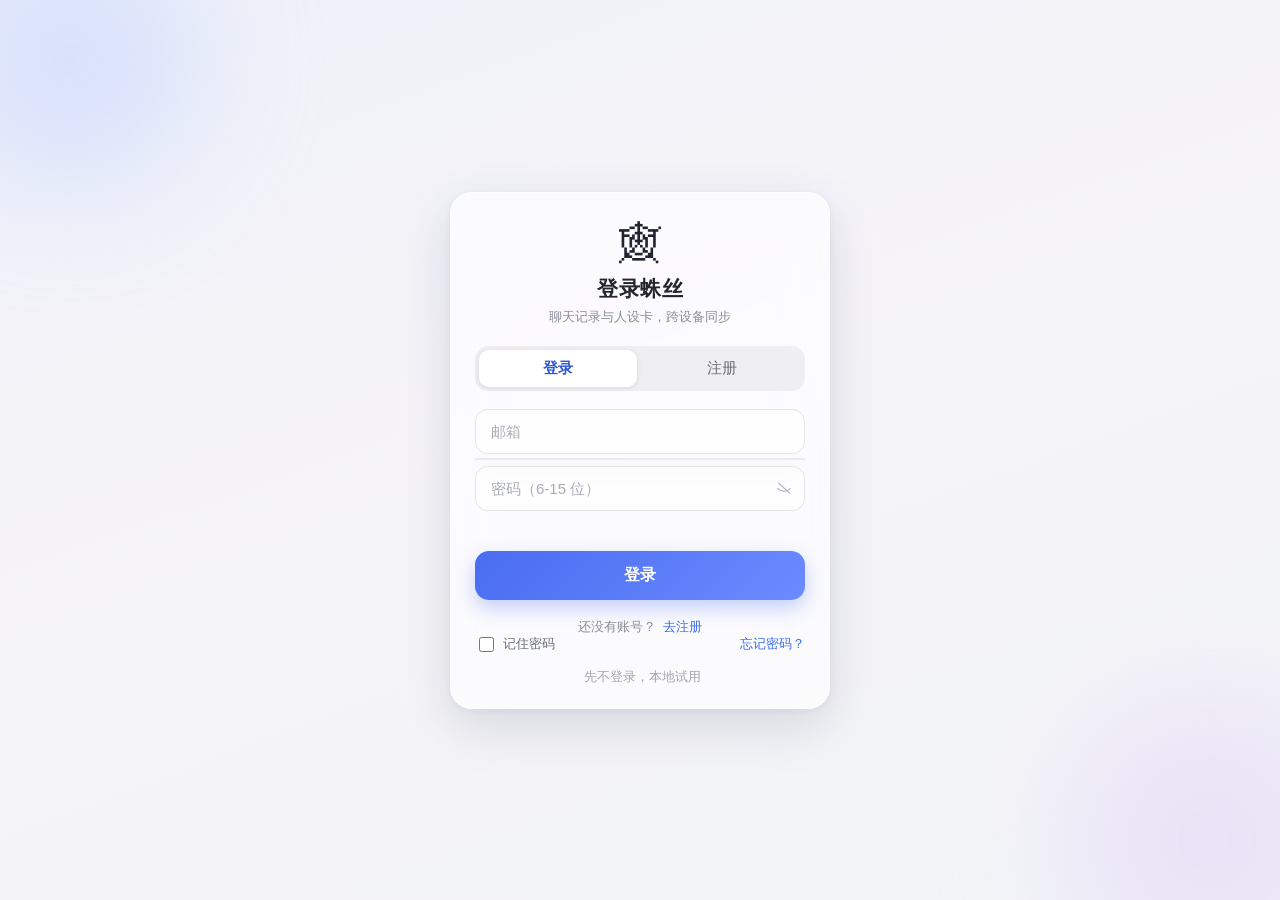
<file: index.html>
<!DOCTYPE html>

<html>
<head>
<meta charset="UTF-8">
<meta name="viewport" content="width=device-width, initial-scale=1.0, maximum-scale=1.0, user-scalable=no, viewport-fit=cover">
<link rel="stylesheet" href="style.css?v=85">
<script src="lib/marked.min.js?v=42"></script>
<script src="lib/supabase.js?v=1"></script>
</head>
<body>

  <!-- ══════ 启动遮罩：挡住首帧（initAuth 判定完成前，防止主界面漏出一帧） ══════ -->
  <div id="bootMask" style="position:fixed;inset:0;z-index:9998;background:#f6f4f8;transition:opacity .18s ease;"></div>
  <!-- ══════ 登录/注册页（未登录时全屏覆盖） ══════ -->
  <div class="auth-wrap hide" id="authWrap">
    <div class="auth-bg"></div>
    <div class="auth-card">
      <div class="auth-logo">🕸</div>
      <div class="auth-title" id="authTitle">登录蛛丝</div>
      <div class="auth-sub" id="authSub">聊天记录与人设卡，跨设备同步</div>

      <div class="auth-tabs">
        <button class="auth-tab active" id="tabLogin" type="button">登录</button>
        <button class="auth-tab" id="tabReg" type="button">注册</button>
      </div>

      <div class="auth-field auth-field-rel">
        <input class="auth-input" id="authEmail" type="email" placeholder="邮箱" autocomplete="off" spellcheck="false" inputmode="email">
        <div class="auth-email-drop" id="authEmailDrop"></div>
      </div>
      <div class="auth-field auth-field-rel">
        <input class="auth-input auth-input-eye" id="authPwd" type="password" placeholder="密码（6-15 位）" autocomplete="off" spellcheck="false" maxlength="15">
        <button type="button" class="pwd-eye" id="authPwdEye" aria-label="显示密码"><svg viewBox="0 0 24 24" width="18" height="18" aria-hidden="true"><path d="M3.5 12.5c2.4 2.6 5.3 3.9 8.5 3.9s6.1-1.3 8.5-3.9" fill="none" stroke="currentColor" stroke-width="1.7" stroke-linecap="round"/><path d="M4.6 5.4l14.8 13.2" fill="none" stroke="currentColor" stroke-width="1.7" stroke-linecap="round"/></svg></button>
      </div>
      <div class="auth-field auth-field-rel" id="authPwd2Field" style="display:none;">
        <input class="auth-input auth-input-eye" id="authPwd2" type="password" placeholder="再输一次密码" autocomplete="off" spellcheck="false" maxlength="15">
        <button type="button" class="pwd-eye" id="authPwd2Eye" aria-label="显示密码"><svg viewBox="0 0 24 24" width="18" height="18" aria-hidden="true"><path d="M3.5 12.5c2.4 2.6 5.3 3.9 8.5 3.9s6.1-1.3 8.5-3.9" fill="none" stroke="currentColor" stroke-width="1.7" stroke-linecap="round"/><path d="M4.6 5.4l14.8 13.2" fill="none" stroke="currentColor" stroke-width="1.7" stroke-linecap="round"/></svg></button>
      </div>

      <div class="auth-msg" id="authMsg"></div>

      <button class="auth-submit" id="authSubmit" type="button">登录</button>

      <div class="auth-foot">
        <span id="authFootText">还没有账号？</span>
        <a class="auth-link" id="authSwitch" href="javascript:void(0)">去注册</a>
      </div>

      <div class="auth-row">
        <label class="auth-check"><input type="checkbox" id="authRemember"><span>记住密码</span></label>
        <a class="auth-link" id="authForgot" href="javascript:void(0)">忘记密码？</a>
      </div>

      <div class="auth-skip">
        <a class="auth-link dim" id="authSkip" href="javascript:void(0)">先不登录，本地试用</a>
      </div>
    </div>
  </div>

  <!-- ══════ 修改密码页（覆盖层） ══════ -->
  <div class="auth-wrap hide" id="pwdWrap">
    <div class="auth-bg"></div>
    <div class="auth-card">
      <div class="auth-logo">🔑</div>
      <div class="auth-title">修改密码</div>
      <div class="auth-sub" id="pwdSub">输入旧密码，设置新密码</div>
      <div class="auth-field" id="pwdEmailField" style="display:none;">
        <input class="auth-input" id="pwdEmail" type="email" placeholder="要修改密码的邮箱" autocomplete="off" spellcheck="false" inputmode="email">
      </div>
      <div class="auth-field auth-field-rel">
        <input class="auth-input auth-input-eye" id="pwdOld" type="password" placeholder="旧密码" autocomplete="off" spellcheck="false" maxlength="15">
        <button type="button" class="pwd-eye" id="pwdOldEye" aria-label="显示密码"><svg viewBox="0 0 24 24" width="18" height="18" aria-hidden="true"><path d="M3.5 12.5c2.4 2.6 5.3 3.9 8.5 3.9s6.1-1.3 8.5-3.9" fill="none" stroke="currentColor" stroke-width="1.7" stroke-linecap="round"/><path d="M4.6 5.4l14.8 13.2" fill="none" stroke="currentColor" stroke-width="1.7" stroke-linecap="round"/></svg></button>
      </div>
      <div class="auth-field auth-field-rel">
        <input class="auth-input auth-input-eye" id="pwdNew" type="password" placeholder="新密码（6-15 位）" autocomplete="off" spellcheck="false" maxlength="15">
        <button type="button" class="pwd-eye" id="pwdNewEye" aria-label="显示密码"><svg viewBox="0 0 24 24" width="18" height="18" aria-hidden="true"><path d="M3.5 12.5c2.4 2.6 5.3 3.9 8.5 3.9s6.1-1.3 8.5-3.9" fill="none" stroke="currentColor" stroke-width="1.7" stroke-linecap="round"/><path d="M4.6 5.4l14.8 13.2" fill="none" stroke="currentColor" stroke-width="1.7" stroke-linecap="round"/></svg></button>
      </div>
      <div class="auth-field auth-field-rel">
        <input class="auth-input auth-input-eye" id="pwdNew2" type="password" placeholder="再输一次新密码" autocomplete="off" spellcheck="false" maxlength="15">
        <button type="button" class="pwd-eye" id="pwdNew2Eye" aria-label="显示密码"><svg viewBox="0 0 24 24" width="18" height="18" aria-hidden="true"><path d="M3.5 12.5c2.4 2.6 5.3 3.9 8.5 3.9s6.1-1.3 8.5-3.9" fill="none" stroke="currentColor" stroke-width="1.7" stroke-linecap="round"/><path d="M4.6 5.4l14.8 13.2" fill="none" stroke="currentColor" stroke-width="1.7" stroke-linecap="round"/></svg></button>
      </div>
      <div class="auth-msg" id="pwdMsg"></div>
      <button class="auth-submit" id="pwdSubmit" type="button">确认修改</button>
      <div class="auth-foot">
        <a class="auth-link" id="pwdBack" href="javascript:void(0)">返回</a>
      </div>
    </div>
  </div>
  <!-- 开屏动画已移除（曾因页面重载导致反复闪屏，2026-10-03） -->

  <!-- 顶部栏（消息 tab：列表态显示标题，聊天态显示返回键） -->
  <div class="header" id="chatHeader">
    <button class="menu-btn small back" id="chatBack" title="返回">‹</button>
    <!-- 对话姿态切换（默认「认真」，点开浮层切换） -->
    <button class="stance-btn" id="stanceBtn" title="对话姿态" aria-label="对话姿态">认</button>
    <div class="name-col">
      <div class="name" id="chatName" contenteditable="false" spellcheck="false"></div>
      <!-- 正在输入提示（名字下方，顶栏内部） -->
      <div class="typing-bar" id="typingBar">
        <span class="typing-dots"><i></i><i></i><i></i></span>
        <span class="typing-text" id="typingText" data-i18n="正在输入…">正在输入…</span>
      </div>
    </div>
    <button class="menu-btn small chat-info" id="chatInfo" title="详细资料" aria-label="详细资料">
      <svg viewBox="0 0 24 24" width="19" height="19" fill="none" stroke="currentColor" stroke-width="1.8" stroke-linecap="round" stroke-linejoin="round">
        <circle cx="12" cy="8.4" r="3.7"></circle>
        <path d="M5.6 19.2c.7-3.2 3.2-5 6.4-5s5.7 1.8 6.4 5"></path>
      </svg>
    </button>
    <button class="menu-btn small chat-more" id="chatMore" title="更多" aria-label="更多">⋯</button>
  </div>

  <!-- 聊天页右上角「⋯」菜单 -->
  <div class="chat-menu" id="chatMenu">
    <button data-cact="rename" data-i18n="重命名会话">重命名会话</button>
    <button data-cact="regen" data-i18n="重新生成回复">重新生成回复</button>
    <button data-cact="copy" data-i18n="复制最后回复">复制最后回复</button>
    <button data-cact="find" data-i18n="搜索本会话">搜索本会话</button>
    <button data-cact="bg" data-i18n="聊天背景">聊天背景</button>
    <button data-cact="export" data-i18n="导出此会话">导出此会话</button>
    <button data-cact="clear" data-i18n="清空此会话">清空此会话</button>
    <button data-cact="del" data-i18n="删除此会话">删除此会话</button>
  </div>

  <!-- 对话姿态浮层（点顶栏姿态按钮弹出） -->
  <div class="stance-pop" id="stancePop">
    <div class="stance-pop-title" data-i18n="对话姿态">对话姿态</div>
    <div class="stance-opts" id="stanceOpts"></div>
  </div>

  <!-- 会话内搜索条（聊天页顶部，默认隐藏） -->
  <div class="chat-find" id="chatFind">
    <svg class="cf-ico" viewBox="0 0 24 24">
      <circle cx="11" cy="11" r="7"></circle>
      <path d="M20 20l-3.5-3.5"></path>
    </svg>
    <input type="text" id="chatFindInput" placeholder="在本会话中搜索" data-i18n-ph="在本会话中搜索" autocomplete="off">
    <span class="cf-count" id="chatFindCount"></span>
    <button class="cf-nav" id="chatFindPrev" title="上一个" aria-label="上一个">‹</button>
    <button class="cf-nav" id="chatFindNext" title="下一个" aria-label="下一个">›</button>
    <button class="cf-close" id="chatFindClose" title="关闭" aria-label="关闭">×</button>
  </div>

  <!-- 存储容量预警条（默认隐藏，占用过高时出现） -->
  <div class="store-warn" id="storeWarn">
    <span class="sw-text" id="storeWarnText"></span>
    <button class="sw-go" id="storeWarnGo" data-i18n="去清理">去清理</button>
    <button class="sw-close" id="storeWarnClose" title="关闭" aria-label="关闭">×</button>
  </div>

  <!-- ===== 消息 tab ===== -->
  <div class="tab-page active" id="pageMsg">
    <div class="page-bg-layer" data-pbg="msg"></div>
    <!-- 会话列表（微信/QQ 风格，默认显示） -->
    <div class="msg-list-page" id="msgListPage">
      <!-- 聊天记录搜索 -->
      <div class="search-box" id="searchBox">
        <div class="search-input-wrap">
          <svg class="search-ico" viewBox="0 0 24 24">
            <circle cx="11" cy="11" r="7"></circle>
            <path d="M20 20l-3.5-3.5"></path>
          </svg>
          <input type="text" id="searchInput" placeholder="搜索聊天记录" data-i18n-ph="搜索聊天记录" autocomplete="off">
          <button class="search-clear" id="searchClear" title="清空" aria-label="清空">×</button>
          <div class="search-modes" role="group" aria-label="搜索方式">
            <button class="search-mode active" id="modeFuzzy" data-mode="fuzzy" data-i18n="模糊">模糊</button>
            <button class="search-mode" id="modeExact" data-mode="exact" data-i18n="精确">精确</button>
          </div>
        </div>
      </div>
      <div class="session-list" id="msgSessionList"></div>
    </div>

    <!-- 聊天页（点会话后进入） -->
    <div class="chat-page" id="chatPage">
    <div class="chat" id="chat"></div>

    <!-- 回到底部 -->
    <button class="back-top" id="backTop" title="回到底部" aria-label="回到底部">
      <svg viewBox="0 0 24 24">
        <path d="M12 5v13"></path>
        <path d="M6 12l6 6 6-6"></path>
      </svg>
    </button>

    <!-- 底部输入栏 -->
    <div class="input-bar">
      <button class="attach-btn" id="imgBtn" title="传图" aria-label="传图">
        <svg viewBox="0 0 24 24">
          <rect x="3" y="4" width="18" height="16" rx="3"></rect>
          <circle cx="8.5" cy="9.5" r="1.6"></circle>
          <path d="M4 17l4.5-4.5 3.5 3.5 3-3L20 17"></path>
        </svg>
      </button>
      <div class="input-wrap">
        <button type="button" class="web-btn" id="webBtn" title="联网搜索" aria-label="联网搜索">
          <svg viewBox="0 0 24 24">
            <circle cx="12" cy="12" r="8.4"></circle>
            <ellipse cx="12" cy="12" rx="3.6" ry="8.4"></ellipse>
            <line x1="3.6" y1="12" x2="20.4" y2="12"></line>
          </svg>
        </button>
        <textarea id="input" rows="1" placeholder="说点什么..." data-i18n-ph="说点什么..." autocomplete="off"></textarea>
      </div>
      <button id="send" data-i18n="发送">发送</button>
    </div>
    <input type="file" id="fileInput" accept="image/*" hidden>
    </div><!-- /chatPage -->
  </div>

  <!-- ===== 联系人 tab（会话列表） ===== -->
  <div class="tab-page" id="pageContacts">
    <div class="page-bg-layer" data-pbg="contacts"></div>
    <div class="tab-head">
      <span class="tab-head-title" data-i18n="联系人">联系人</span>
    </div>
    <div class="tab-body">
      <div class="session-list" id="sessionList"></div>
    </div>
    <div class="idx-bar" id="idxBar"></div>
  </div>
  <div class="tab-page" id="pageMoments">
    <div class="page-bg-layer" data-pbg="moments"></div>
    <div class="tab-head">
      <span class="tab-head-title" data-i18n="动态">动态</span>
    </div>
    <div class="tab-body">
      <!-- 发布框 -->
      <div class="moment-compose">
        <textarea id="momText" rows="2" placeholder="这一刻的想法..." data-i18n-ph="这一刻的想法..."></textarea>
        <div class="moment-compose-bar">
          <button class="attach-btn small" id="momImgBtn" title="加图">
            <svg viewBox="0 0 24 24">
              <rect x="3" y="4" width="18" height="16" rx="3"></rect>
              <circle cx="8.5" cy="9.5" r="1.6"></circle>
              <path d="M4 17l4.5-4.5 3.5 3.5 3-3L20 17"></path>
            </svg>
          </button>
          <span class="moment-img-hint" id="momImgHint"></span>
          <button class="moment-img-thumb" id="momImgThumb" type="button" title="已选图片">
            <img id="momImgThumbPic" alt="">
          </button>
          <button class="moment-img-del" id="momImgDel" type="button" data-i18n="删除图片">删除</button>
          <button class="mini-btn" id="momPost" data-i18n="发布">发布</button>
        </div>
        <input type="file" id="momFile" accept="image/*" hidden>
      </div>
      <!-- 动态列表 -->
      <div class="moment-list" id="momentList"></div>
    </div>
  </div>

  <!-- ===== 我 tab ===== -->
  <div class="tab-page" id="pageMe">
    <div class="page-bg-layer" data-pbg="me"></div>
    <div class="tab-head">
      <span class="tab-head-title" data-i18n="我">我</span>
    </div>
    <div class="tab-body me-body">
      <!-- 个人资料入口（放大版） -->
      <div class="drawer-nav me-profile-nav" id="openProfile">
        <span class="nav-ico">👤</span>
        <span class="nav-main">
          <span class="nav-title" data-i18n="个人资料">个人资料</span>
        </span>
        <span class="nav-arrow">›</span>
      </div>

      <!-- 人设卡（抽屉式，支持多张卡） -->
      <div class="drawer-block" data-key="persona">
        <div class="drawer-head">
          <span class="drawer-label" data-i18n="人设卡">人设卡</span>
          <span class="drawer-arrow">▾</span>
        </div>
        <div class="drawer-body">
          <!-- 卡列表：固定高度，超出内部滚动；每行右侧 ⋯ 弹出气泡菜单 -->
          <div class="persona-list-wrap">
            <div class="persona-list" id="personaList"></div>
            <!-- 自定义滚动指示条：滚动时出现，静止后淡出（Android WebView 默认滚动条不可见） -->
            <div class="persona-sb" id="personaScrollbar" aria-hidden="true"></div>
          </div>
          <!-- 隐藏入口：供 JS 打开「编辑人设内容」页（UI 上已改为卡片行右侧 ⋯ 菜单） -->
          <div class="nav-row" id="personaEditRow" style="display:none;"></div>
          <!-- 新建按钮：吸底，不随列表滚动 -->
          <div class="persona-add-row">
            <button class="mini-btn wide" id="personaAdd" data-i18n="＋ 新建人设卡">＋ 新建人设卡</button>
          </div>
          <!-- 隐藏中转：拼装后的文本，供 getCurPrompt / 导出读取 -->
          <textarea id="systemPrompt" style="display:none;"></textarea>
        </div>
      </div>

      <!-- 云端同步（账号登录后可用） -->
      <div class="drawer-block" data-key="cloud">
        <div class="drawer-head">
          <span class="drawer-label" data-i18n="云端同步">云端同步</span>
          <span class="drawer-arrow">▾</span>
        </div>
        <div class="drawer-body">
          <div class="cloud-acct" id="cloudAcct">
            <span class="cloud-acct-dot" id="cloudAcctDot"></span>
            <span class="cloud-acct-text" id="cloudAcctText">未登录</span>
            <span class="cloud-acct-actions">
              <button type="button" class="mini-btn" id="cloudPwdBtn" style="display:none;">修改密码</button>
              <button type="button" class="mini-btn" id="cloudSignBtn">登录</button>
            </span>
          </div>
          <div class="cloud-row">
            <span class="cloud-row-label" data-i18n="聊天记录">聊天记录</span>
            <button type="button" class="cloud-toggle" id="cloudToggleChats" data-on="0">仅本地</button>
          </div>
          <div class="cloud-row">
            <span class="cloud-row-label" data-i18n="人设卡">人设卡</span>
            <button type="button" class="cloud-toggle" id="cloudTogglePersonas" data-on="0">仅本地</button>
          </div>
          <div class="cloud-row">
            <span class="cloud-row-label" data-i18n="个人资料">个人资料</span>
            <button type="button" class="cloud-toggle" id="cloudToggleProfile" data-on="0">仅本地</button>
          </div>
          <div class="cloud-actions">
            <button type="button" class="mini-btn" id="cloudPushNow">立即上传</button>
            <button type="button" class="mini-btn" id="cloudPullNow">立即下载</button>
          </div>
          <div class="drawer-hint" id="cloudHint" data-i18n="API Key 只存在本机，永远不会上传。">API Key 只存在本机，永远不会上传。</div>
        </div>
      </div>

      <!-- API Key -->
      <div class="drawer-block" data-key="apikey">
        <div class="drawer-head">
          <span class="drawer-label">API Key</span>
          <span class="drawer-arrow">▾</span>
        </div>
        <div class="drawer-body">
          <div class="key-input-wrap">
            <input id="apiKeyInput" type="text" placeholder="sk-..." autocomplete="off" spellcheck="false">
            <button type="button" class="key-eye" id="keyEye" aria-label="显示/隐藏">
              <svg class="key-eye-svg" id="keyEyeOpen" viewBox="0 0 24 24" fill="none" stroke="currentColor" stroke-width="1.8" stroke-linecap="round" stroke-linejoin="round"><path d="M2 12s3.6-6.5 10-6.5S22 12 22 12s-3.6 6.5-10 6.5S2 12 2 12z"/><circle cx="12" cy="12" r="2.6"/></svg>
              <svg class="key-eye-svg hidden" id="keyEyeOff" viewBox="0 0 24 24" fill="none" stroke="currentColor" stroke-width="1.8" stroke-linecap="round" stroke-linejoin="round"><path d="M2 12s3.6-6.5 10-6.5S22 12 22 12s-3.6 6.5-10 6.5S2 12 2 12z"/><circle cx="12" cy="12" r="2.6"/><line x1="4" y1="20" x2="20" y2="4"/></svg>
            </button>
          </div>
          <div class="drawer-hint" id="keyState" data-i18n="未设置">未设置</div>
          <div class="drawer-row">
            <button class="mini-btn" id="saveKey" data-i18n="保存">保存</button>
            <button class="mini-btn ghost" id="clearKey" data-i18n="清除">清除</button>
          </div>
          <button class="mini-btn key-add-btn" id="addKey" data-i18n="＋ 新增 API Key">＋ 新增 API Key</button>
          <div class="key-list" id="keyList"></div>
        </div>
      </div>

      <!-- 博查搜索 Key（联网搜索专用，独立键，唯一不可新增） -->
      <div class="drawer-block" data-key="bochakey">
        <div class="drawer-head">
          <span class="drawer-label">博查搜索 Key</span>
          <span class="drawer-arrow">▾</span>
        </div>
        <div class="drawer-body">
          <div class="key-input-wrap key-input-wide">
            <input id="bochaKeyInput" type="text" placeholder="sk-..." autocomplete="off" spellcheck="false">
            <button type="button" class="key-eye" id="bochaKeyEye" aria-label="显示/隐藏">
              <svg class="key-eye-svg" id="bochaKeyEyeOpen" viewBox="0 0 24 24" fill="none" stroke="currentColor" stroke-width="1.8" stroke-linecap="round" stroke-linejoin="round"><path d="M2 12s3.6-6.5 10-6.5S22 12 22 12s-3.6 6.5-10 6.5S2 12 2 12z"/><circle cx="12" cy="12" r="2.6"/></svg>
              <svg class="key-eye-svg hidden" id="bochaKeyEyeOff" viewBox="0 0 24 24" fill="none" stroke="currentColor" stroke-width="1.8" stroke-linecap="round" stroke-linejoin="round"><path d="M2 12s3.6-6.5 10-6.5S22 12 22 12s-3.6 6.5-10 6.5S2 12 2 12z"/><circle cx="12" cy="12" r="2.6"/><line x1="4" y1="20" x2="20" y2="4"/></svg>
            </button>
          </div>
          <div class="drawer-hint" id="bochaKeyState">未设置（联网搜索不可用）</div>
          <div class="drawer-hint">用于 AI 联网搜索，来自博查 BochaAI；不填则联网搜索不可用，其余功能不受影响。</div>
          <div class="drawer-row">
            <button class="mini-btn" id="saveBochaKey">保存</button>
            <button class="mini-btn ghost" id="clearBochaKey">清除</button>
          </div>
        </div>
      </div>

      <!-- 模型 -->
      <div class="drawer-block" data-key="model">
        <div class="drawer-head">
          <span class="drawer-label" data-i18n="AI 模型">AI 模型</span>
          <span class="drawer-arrow">▾</span>
        </div>
        <div class="drawer-body">
          <div class="mprov-list" id="modelList"></div>
          <div class="drawer-hint" data-i18n="支持 DeepSeek / 智谱 / Gemini / Claude / GPT，Key 与所选厂商不匹配会报错">支持 DeepSeek / 智谱 / Gemini / Claude / GPT，Key 与所选厂商不匹配会报错</div>
        </div>
      </div>
      <!-- 上下文长度 -->
      <div class="drawer-block" data-key="ctx">
        <div class="drawer-head">
          <span class="drawer-label"><span data-i18n="上下文条数">上下文条数</span>：<span id="ctxVal">20</span> <span data-i18n="条">条</span></span>
          <span class="drawer-arrow">▾</span>
        </div>
        <div class="drawer-body">
          <input type="range" id="ctxRange" min="0" max="50" step="2" value="20">
          <div class="drawer-hint" data-i18n="每次只带最近 N 条消息给 AI，0 = 不带历史。越小越省钱。">每次只带最近 N 条消息给 AI，0 = 不带历史。越小越省钱。</div>
        </div>
      </div>

      <!-- 生成参数 -->
      <div class="drawer-block" data-key="gen">
        <div class="drawer-head">
          <span class="drawer-label" data-i18n="生成参数">生成参数</span>
          <span class="drawer-arrow">▾</span>
        </div>
        <div class="drawer-body">
          <div class="drawer-label2">温度（越高越随机）：<span id="tempVal">1.0</span></div>
          <input type="range" id="tempRange" min="0" max="2" step="0.1" value="1">
          <div class="drawer-label2" style="margin-top:12px">最大回复长度：<span id="maxTokVal">不限</span></div>
          <input type="range" id="maxTokRange" min="0" max="8192" step="256" value="0">
          <div class="drawer-hint" data-i18n="温度 0.3 更严谨、1.5 更发散；最大长度 0 = 交给模型默认。改完下次发送生效。">温度 0.3 更严谨、1.5 更发散；最大长度 0 = 交给模型默认。改完下次发送生效。</div>
        </div>
      </div>

      <!-- 个性装扮（跟着上方卡片顺势排列，不吸底） -->
      <div class="drawer-block about-nav inline-nav" id="openSkin">
        <div class="drawer-head">
          <span class="drawer-label" data-i18n="个性装扮">个性装扮</span>
          <span class="nav-arrow">›</span>
        </div>
      </div>

      <!-- 使用说明（整页滑入，形式同「关于」） -->
      <div class="drawer-block about-nav" id="openHelp">
        <div class="drawer-head">
          <span class="drawer-label" data-i18n="使用说明">使用说明</span>
          <span class="nav-arrow">›</span>
        </div>
      </div>
      <!-- 关于（放最底下，不显示缩略信息，样式同上方卡片） -->
      <div class="drawer-block about-nav" id="openAbout">
        <div class="drawer-head">
          <span class="drawer-label" data-i18n="关于">关于</span>
          <span class="nav-arrow">›</span>
        </div>
      </div>
    </div>
  </div>

  <!-- ===== 聊天背景页（独立，仅作用于聊天详情页） ===== -->
  <div class="settings-page" id="chatBgPage">
    <div class="settings-head">
      <button class="back-btn" id="chatBgBack">‹</button>
      <span class="settings-title" data-i18n="聊天背景">聊天背景</span>
    </div>
    <div class="settings-body">
      <div class="drawer-block">
        <div class="drawer-body">
          <div class="cbg-row">
            <span class="cbg-row-label" data-i18n="背景图片">背景图片</span>
            <div class="cbg-pic">
              <button class="mini-btn ghost" id="cbgPickPic" data-i18n="选择并裁剪">选择并裁剪</button>
              <button class="mini-btn ghost" id="cbgClearPic" data-i18n="移除图片">移除图片</button>
            </div>
          </div>
          <input type="file" id="cbgFile" accept="image/*" style="display:none">
          <div class="cbg-alpha-row" id="cbgAlphaRow">
            <div class="cbg-alpha-head">
              <span class="cbg-row-label" data-i18n="图片透明度">图片透明度</span>
              <span class="cbg-alpha-val" id="cbgAlphaVal">0%</span>
            </div>
            <input type="range" class="cbg-alpha" id="cbgAlpha" min="0" max="100" value="0">
            <div class="cbg-alpha-scale"><span data-i18n="清晰">清晰</span><span data-i18n="淡化">淡化</span></div>
          </div>
          <div class="cbg-alpha-row" id="cbgBlurRow">
            <div class="cbg-alpha-head">
              <span class="cbg-row-label" data-i18n="图片模糊">图片模糊</span>
              <span class="cbg-alpha-val" id="cbgBlurVal">0px</span>
            </div>
            <input type="range" class="cbg-alpha" id="cbgBlur" min="0" max="20" step="1" value="0">
            <div class="cbg-alpha-scale"><span data-i18n="清晰">清晰</span><span data-i18n="模糊">模糊</span></div>
          </div>
          <div class="cbg-hint" data-i18n="背景图片会以本机压缩后的形式保存，仅作用于聊天页。透明度越高，图片越淡、越像纯色底。">背景图片会以本机压缩后的形式保存，仅作用于聊天页。透明度越高，图片越淡、越像纯色底。</div>
        </div>
      </div>
      <div class="drawer-block">
        <div class="drawer-body">
          <div class="drawer-hint" data-i18n="当前设置">当前设置</div>
          <div class="cbg-preview" id="cbgPreview"></div>
          <button class="mini-btn ghost cbg-reset" id="cbgReset" data-i18n="恢复默认（跟随皮肤）">恢复默认（跟随皮肤）</button>
        </div>
      </div>
    </div>
  </div>
  <!-- ===== 页面背景页（第 28 轮，默认 · 通透磨砂专用，四页各自独立） ===== -->
  <div class="settings-page" id="pageBgPage">
    <div class="settings-head">
      <button class="back-btn" id="pageBgBack">‹</button>
      <span class="settings-title" data-i18n="页面背景">页面背景</span>
    </div>
    <div class="settings-body">
      <div class="drawer-block">
        <div class="drawer-head">
          <span class="drawer-label" data-i18n="选择页面">选择页面</span>
        </div>
        <div class="drawer-body">
          <div class="pbg-list" id="pbgList">
            <div class="pbg-item on" data-pbg-page="msg">
              <span class="pbg-name" data-i18n="消息">消息</span>
              <span class="pbg-state" data-i18n="缺省">缺省</span>
            </div>
            <div class="pbg-item" data-pbg-page="contacts">
              <span class="pbg-name" data-i18n="联系人">联系人</span>
              <span class="pbg-state" data-i18n="缺省">缺省</span>
            </div>
            <div class="pbg-item" data-pbg-page="moments">
              <span class="pbg-name" data-i18n="动态">动态</span>
              <span class="pbg-state" data-i18n="缺省">缺省</span>
            </div>
            <div class="pbg-item" data-pbg-page="me">
              <span class="pbg-name" data-i18n="我">我</span>
              <span class="pbg-state" data-i18n="缺省">缺省</span>
            </div>
          </div>
          <div class="cbg-hint" data-i18n="hint">点选左侧页面，下方设置仅对该页生效。背景仅在「默认 · 通透磨砂」主题下生效。</div>
        </div>
      </div>
      <div class="drawer-block">
        <div class="drawer-head">
          <span class="drawer-label" data-i18n="背景设置">背景设置</span>
        </div>
        <div class="drawer-body" id="pbgBody">
          <div class="cbg-row">
            <span class="cbg-row-label" data-i18n="背景图片">背景图片</span>
            <div class="cbg-pic">
              <button class="mini-btn ghost" id="pbgPickPic" data-i18n="选择并裁剪">选择并裁剪</button>
              <button class="mini-btn ghost" id="pbgClearPic" data-i18n="移除图片">移除图片</button>
            </div>
          </div>
          <input type="file" id="pbgFile" accept="image/*" style="display:none">
          <div class="cbg-alpha-row" id="pbgAlphaRow">
            <div class="cbg-alpha-head">
              <span class="cbg-row-label" data-i18n="图片透明度">图片透明度</span>
              <span class="cbg-alpha-val" id="pbgAlphaVal">100%</span>
            </div>
            <input type="range" class="cbg-alpha" id="pbgAlpha" min="0" max="100" value="100">
            <div class="cbg-alpha-scale"><span data-i18n="清晰">清晰</span><span data-i18n="淡化">淡化</span></div>
          </div>
          <div class="cbg-alpha-row" id="pbgBlurRow">
            <div class="cbg-alpha-head">
              <span class="cbg-row-label" data-i18n="清晰/模糊度">清晰/模糊度</span>
              <span class="cbg-alpha-val" id="pbgBlurVal">0px</span>
            </div>
            <input type="range" class="cbg-alpha" id="pbgBlur" min="0" max="30" value="0">
            <div class="cbg-alpha-scale"><span data-i18n="清晰">清晰</span><span data-i18n="模糊">模糊</span></div>
          </div>
        </div>
      </div>
      <div class="drawer-block">
        <div class="drawer-body">
          <div class="drawer-hint" data-i18n="当前设置">当前设置</div>
          <div class="cbg-preview" id="pbgPreview"></div>
          <button class="mini-btn ghost cbg-reset" id="pbgReset" data-i18n="恢复默认">恢复默认（跟随主题）</button>
        </div>
      </div>
    </div>
  </div>
  <!-- ===== 个性装扮页（独立） ===== -->
  <div class="settings-page" id="skinPage">
    <div class="settings-head">
      <button class="back-btn" id="skinBack">‹</button>
      <span class="settings-title" data-i18n="个性装扮">个性装扮</span>
    </div>
    <div class="settings-body">

      <div class="skin-card" data-skin-id="b">
        <div class="skin-preview skin-pb">
          <div class="sp-bar">
            <span class="sp-dot"></span>
            <span class="sp-ttl"></span>
          </div>
          <div class="sp-row sp-row-a">
            <div class="sp-bubble sp-left">
              <span class="sp-line"></span>
              <span class="sp-line short"></span>
            </div>
          </div>
          <div class="sp-row sp-row-b">
            <div class="sp-bubble sp-right">
              <span class="sp-line"></span>
            </div>
          </div>
          <div class="sp-row sp-row-c">
            <div class="sp-bubble sp-left sm">
              <span class="sp-line"></span>
            </div>
          </div>
          <div class="sp-input">
            <span class="sp-ph"></span>
            <span class="sp-send"></span>
          </div>
        </div>
        <div class="skin-meta">
          <div class="skin-name">默认 · 通透磨砂</div>
          <div class="skin-desc">半透明玻璃 · iOS 质感</div>
        </div>
        <span class="skin-actions">
          <button class="skin-edit" id="skinEditB" data-i18n="编辑">编辑</button>
        </span>
      </div>

      <div class="skin-group-title" data-i18n="圆角风格">圆角风格</div>
      <div class="skin-chip-row">
        <span class="chip-label" data-i18n="整体圆角">整体圆角</span>
        <span class="skinseg" id="radiusSeg">
          <button data-radius="default">默认</button>
          <button data-radius="round">圆润</button>
          <button data-radius="square">方正</button>
        </span>
      </div>
      <div class="skin-group-title" data-i18n="气泡形状">气泡形状</div>
      <div class="skin-chip-row">
        <span class="chip-label" data-i18n="聊天气泡">聊天气泡</span>
        <span class="skinseg" id="bubbleSeg">
          <button data-bubble="default">默认</button>
          <button data-bubble="sym">对称</button>
          <button data-bubble="soft">微圆</button>
          <button data-bubble="tail">尾角</button>
        </span>
      </div>

      <div class="skin-group-title" data-i18n="语言">语言</div>
      <div class="skin-chip-row">
        <span class="chip-label" data-i18n="界面语言">界面语言</span>
        <span class="skinseg" id="langSeg">
          <button data-lang="zh">简体中文</button>
          <button data-lang="zhHant">繁體中文</button>
          <button data-lang="en">English</button>
        </span>
      </div>

      <!-- 字体（可收纳：收起只显示当前字体，展开选别的） -->
      <div class="font-fold" id="fontFold">
        <div class="skin-chip-row font-fold-head" id="fontFoldHead">
          <span class="chip-label chip-label-sm" data-i18n="字体样式">字体样式</span>
          <span class="font-fold-cur" id="fontCurName">系统字体</span>
          <span class="font-fold-arrow" id="fontFoldArrow">▾</span>
        </div>

        <div class="font-fold-body" id="fontFoldBody">
          <div class="skin-chip-row font-row-in">
            <span class="chip-label chip-label-sm" data-i18n="系统字体">系统字体</span>
            <span class="skinseg skinseg-sm" id="typeSeg">
              <button data-type="system">系统字体</button>
              <button data-type="hei">黑体</button>
              <button data-type="song">宋体</button>
            </span>
            <span class="fmt-group" id="boldSeg">
              <button class="fmt-btn" data-bold="off" title="字体加粗"><b>B</b></button>
            </span>
            <span class="fmt-group" id="italSeg">
              <button class="fmt-btn" data-ital="off" title="斜体"><i>I</i></button>
            </span>
          </div>

          <div class="skin-chip-row font-row-in">
            <span class="chip-label chip-label-sm" data-i18n="字体大小">字体大小</span>
            <span class="fontseg fontseg5" id="fontSizeSeg">
              <button data-fs="xs">特小</button>
              <button data-fs="small">小</button>
              <button data-fs="normal">中</button>
              <button data-fs="large">大</button>
              <button data-fs="xl">特大</button>
            </span>
          </div>

          <div class="font-sub" data-i18n="本地字体">本地字体</div>
          <div class="font-list" id="fontLocalList"></div>
          <button class="font-import-btn" id="fontImportBtn" data-i18n="＋ 从手机导入字体文件">＋ 从手机导入字体文件</button>
          <input type="file" id="fontFileInput" accept=".ttf,.otf,.woff,.woff2" style="display:none">
        </div>
      </div>
      <div class="drawer-hint" style="margin:4px 2px 0">皮肤只改变颜色与动画，不影响消息、人设、动态等任何数据。字体设置立即生效，退出重进仍保留。</div>
    </div>
  </div>

  <!-- ===== 关于页（独立） ===== -->
  <div class="settings-page" id="aboutPage">
    <div class="settings-head">
      <button class="back-btn" id="aboutBack">‹</button>
      <span class="settings-title">关于</span>
    </div>
    <div class="settings-body">
      <div class="about-hero">
        <div class="about-logo">🕸</div>
        <div class="about-name">蛛丝</div>
        <div class="about-slogan">仅个人学习使用</div>
      </div>
      <p class="about-desc">一个自用的 AI 聊天工具。数据默认只存在这台手机里；开启云端同步后，会话与人设卡会上传到你的私有云端账号，API 密钥始终只存本机、永不上传。</p>
      <div class="drawer-block">
        <div class="drawer-body">
          <div class="about-row"><span class="about-k" data-i18n="作者">作者</span><span class="about-v">万千</span></div>
          <div class="about-row"><span class="about-k" data-i18n="版本号">版本号</span><span class="about-v" id="aboutVersion">-</span></div>
          <div class="about-row"><span class="about-k" data-i18n="接口地址">接口地址</span><span class="about-v" id="aboutApi">api.deepseek.com</span></div>
          <div class="about-row"><span class="about-k" data-i18n="当前模型">当前模型</span><span class="about-v" id="aboutModel">-</span></div>
          <div class="about-row"><span class="about-k" data-i18n="本地存储">本地存储</span><span class="about-v" id="aboutStorage">-</span></div>
          <div class="about-row"><span class="about-k" data-i18n="累计消息">累计消息</span><span class="about-v" id="aboutMsgs">-</span></div>
          <div class="about-row"><span class="about-k" data-i18n="累计字数">累计字数</span><span class="about-v" id="aboutChars">-</span></div>
          <div class="about-row"><span class="about-k" data-i18n="邮箱">邮箱</span><span class="about-v" id="aboutMail">wew1sh@126.com</span></div>
          <div class="about-row"><span class="about-k" data-i18n="下载 / 分享">下载 / 分享</span><span class="about-v about-link" id="aboutDownload">安卓版 APK ›</span></div>
        </div>
      </div>
      <div class="drawer-block">
        <div class="drawer-body">
          <div class="about-row about-tip-row">
            <span class="about-k" data-i18n="计费提示">计费提示</span>
            <span class="about-v about-tip">高峰时段（周一至周五 9:00-12:00、14:00-18:00）单价较高，其余时段更便宜。多轮对话尽量别清空历史，缓存命中能省很多。</span>
          </div>
          <div class="about-row"><span class="about-k" data-i18n="检查更新">检查更新</span><span class="about-v about-link" id="aboutCheck">当前已是最新版本</span></div>
          <div class="about-row about-danger-row" id="aboutClear">
            <span class="about-k about-danger-k" data-i18n="清空全部数据">清空全部数据</span>
            <span class="about-v about-danger-v">删除 ›</span>
          </div>
          <div class="about-row about-danger-row" id="aboutFactory">
            <span class="about-k about-danger-k" data-i18n="恢复出厂设置">恢复出厂设置</span>
            <span class="about-v about-danger-v">重置 ›</span>
          </div>
        </div>
      </div>
      <div class="drawer-block">
        <div class="drawer-head">
          <span class="drawer-label" data-i18n="数据备份">数据备份</span>
        </div>
        <div class="drawer-body">
          <div class="bak-actions">
            <button class="bak-btn" id="exportBtn">
              <span class="bak-ico bak-ico-exp">
                <svg viewBox="0 0 24 24" fill="none" stroke="currentColor" stroke-width="2" stroke-linecap="round" stroke-linejoin="round"><path d="M12 3v12"/><path d="m7 10 5 5 5-5"/><path d="M5 21h14"/></svg>
              </span>
              <span class="bak-txt">
                <span class="bak-t" data-i18n="导出备份">导出备份</span>
                <span class="bak-s" data-i18n="存为 JSON 文件">存为 JSON 文件</span>
              </span>
            </button>
            <button class="bak-btn" id="importBtn">
              <span class="bak-ico bak-ico-imp">
                <svg viewBox="0 0 24 24" fill="none" stroke="currentColor" stroke-width="2" stroke-linecap="round" stroke-linejoin="round"><path d="M12 18V6"/><path d="m7 11 5-5 5 5"/><path d="M5 21h14"/></svg>
              </span>
              <span class="bak-txt">
                <span class="bak-t" data-i18n="导入备份">导入备份</span>
                <span class="bak-s" data-i18n="从文件恢复">从文件恢复</span>
              </span>
            </button>
          </div>
          <div class="drawer-hint">导出为 JSON 文件，含全部会话、动态、人设卡与偏好设置；换机或清数据前先导一份。</div>
        </div>
      </div>
      <!-- ===== 免责声明 ===== -->
      <div class="about-disclaimer">
        <div class="about-disc-title">免责声明</div>
        <div class="about-disc-body">
          <p>「蛛丝」（以下简称“本应用”）为个人学习与技术研究用途的非商业项目，不提供任何形式的商业服务或担保。请在使用前完整阅读以下内容，使用本应用即视为您已理解并同意。</p>
          <p><b>一、与第三方的关联</b><br>本应用仅为第三方大模型接口的客户端工具，与 DeepSeek、智谱、Google、Anthropic、OpenAI 等任何厂商均无关联、合作、赞助或授权关系。相关名称与商标归各自权利人所有。</p>
          <p><b>二、API 密钥与费用</b><br>您需自行申请并填写第三方接口密钥，密钥由您自行保管。经由本应用发起的一切请求及其产生的费用、账号风险，均由您自行承担，本应用作者不承担任何责任。</p>
          <p><b>三、内容免责</b><br>对话内容由第三方人工智能模型自动生成，可能存在错误、过时、偏见或不当信息，不构成任何专业（含法律、医疗、投资等）建议。您应自行核实并独立判断，因使用生成内容产生的任何后果由您自行承担。</p>
          <p><b>四、数据与隐私</b><br>本应用默认不采集、不上传您的任何数据；若您主动开启「云端同步」，会话与人设卡将上传至您自己的云端账号（该账号由您自行注册并控制）。API 密钥始终仅保存在设备本地存储中且未加密。因设备丢失、系统清理、卸载、应用异常等导致的数据丢失或泄露，作者不承担责任，请自行做好备份。</p>
          <p><b>五、可用性与变动</b><br>第三方接口及模型随时可能变更、限制、收费或停止服务，本应用不保证持续可用、准确或兼容。作者保留随时修改、暂停或终止功能的权利，且无义务提供维护或通知。</p>
          <p><b>六、禁止用途</b><br>您不得利用本应用从事任何违反法律法规、侵害他人合法权益或违反第三方服务条款的行为。由此产生的一切责任由使用者承担。</p>
          <p><b>七、责任限制</b><br>本应用按“现状”提供，不附带任何明示或默示担保。在适用法律允许的最大范围内，作者不对因使用或无法使用本应用而产生的任何直接或间接损失承担责任。</p>
          <p class="about-disc-warn">如您不同意上述任何条款，请立即停止使用并卸载本应用。</p>
        </div>
      </div>
    </div>
  </div>
  <!-- ===== 使用说明页（独立，形式同关于） ===== -->
  <div class="settings-page" id="helpPage">
    <div class="settings-head">
      <button class="back-btn" id="helpBack">‹</button>
      <span class="settings-title" data-i18n="使用说明">使用说明</span>
    </div>
    <div class="settings-body">
      <p class="about-desc" data-i18n="这是「蛛丝」的完整功能清单。带 ✅ 的可以直接用，带 ⚠️ 的有前提条件，带 ❌ 的当前版本用不了，别在那儿卡住。">这是「蛛丝」的完整功能清单。带 ✅ 的可以直接用，带 ⚠️ 的有前提条件，带 ❌ 的当前版本用不了，别在那儿卡住。</p>

<!-- ===== 四方格导航 ===== -->
      <div class="help-grid">
        <button class="help-card" data-hg="ok" type="button">
          <span class="hc-ico">✅</span>
          <span class="hc-title" data-i18n="可以用的">可以用的</span>
          <span class="hc-sub" data-i18n="13 项">13 项</span>
        </button>
        <button class="help-card" data-hg="warn" type="button">
          <span class="hc-ico">⚠️</span>
          <span class="hc-title" data-i18n="有前提的">有前提的</span>
          <span class="hc-sub" data-i18n="4 项">4 项</span>
        </button>
        <button class="help-card" data-hg="no" type="button">
          <span class="hc-ico">❌</span>
          <span class="hc-title" data-i18n="用不了的">用不了的</span>
          <span class="hc-sub" data-i18n="6 项">6 项</span>
        </button>
        <button class="help-card" data-hg="note" type="button">
          <span class="hc-ico">📌</span>
          <span class="hc-title" data-i18n="特殊情况">特殊情况</span>
          <span class="hc-sub" data-i18n="5 项">5 项</span>
        </button>
      </div>

      <div class="help-panel" id="helpPanel-ok">
        <div class="hp-title" data-i18n="✅ 可以用的功能">✅ 可以用的功能</div>
        <div class="hp-body">
          <div class="help-item">
            <div class="help-t" data-i18n="聊天">聊天</div>
            <div class="help-d" data-i18n="和 AI 真对话，流式输出（一个字一个字蹦），支持 Markdown 渲染、代码块、表格，回复完自动滚到底。">和 AI 真对话，流式输出（一个字一个字蹦），支持 Markdown 渲染、代码块、表格，回复完自动滚到底。</div>
          </div>
          <div class="help-item">
            <div class="help-t" data-i18n="上下文记忆">上下文记忆</div>
            <div class="help-d" data-i18n="AI 记得前面聊过什么。带多少条在「我 → 上下文条数」里调，0 = 不带历史。条数越多越贵，缓存命中能便宜很多。">AI 记得前面聊过什么。带多少条在「我 → 上下文条数」里调，0 = 不带历史。条数越多越贵，缓存命中能便宜很多。</div>
          </div>
          <div class="help-item">
            <div class="help-t" data-i18n="多个会话">多个会话</div>
            <div class="help-d" data-i18n="「消息」页可以建多个对话，长按或左滑能删除。会话列表左滑删除时别滑太靠边，靠边是唤出侧边栏的手势。">「消息」页可以建多个对话，长按或左滑能删除。会话列表左滑删除时别滑太靠边，靠边是唤出侧边栏的手势。</div>
          </div>
          <div class="help-item">
            <div class="help-t" data-i18n="发图片（识图）">发图片（识图）</div>
            <div class="help-d" data-i18n="点输入框左边的回形针选图，可以发给 AI 让它看图。一次只能发一张。图片只用于当次发送，不会长期存在手机里（关掉就没了）。">点输入框左边的回形针选图，可以发给 AI 让它看图。一次只能发一张。图片只用于当次发送，不会长期存在手机里（关掉就没了）。</div>
          </div>
          <div class="help-item">
            <div class="help-t" data-i18n="人设卡">人设卡</div>
            <div class="help-d" data-i18n="在「我 → 人设卡」里建多张卡，每张一套性格设定，切换卡就等于换个人格聊天。内置的「像素蜘蛛」卡不可删。卡上右侧「⋯」可编辑、重命名、删除。">在「我 → 人设卡」里建多张卡，每张一套性格设定，切换卡就等于换个人格聊天。内置的「像素蜘蛛」卡不可删。卡上右侧「⋯」可编辑、重命名、删除。</div>
          </div>
          <div class="help-item">
            <div class="help-t" data-i18n="API Key 管理">API Key 管理</div>
            <div class="help-d" data-i18n="支持存多个 Key，随时切换。Key 只存在这台手机里，不上传。点眼睛图标可以查看明文。">支持存多个 Key，随时切换。Key 只存在这台手机里，不上传。点眼睛图标可以查看明文。</div>
          </div>
          <div class="help-item">
            <div class="help-t" data-i18n="模型切换">模型切换</div>
            <div class="help-d" data-i18n="「我 → AI 模型」里选。deepseek-flash 快而便宜，支持看图；deepseek-v4-pro 更强更贵，不支持看图。">「我 → AI 模型」里选。deepseek-flash 快而便宜，支持看图；deepseek-v4-pro 更强更贵，不支持看图。</div>
          </div>
          <div class="help-item">
            <div class="help-t" data-i18n="动态（朋友圈）">动态（朋友圈）</div>
            <div class="help-d" data-i18n="「动态」页可以发图文动态，纯本地，只有你自己看得到。">「动态」页可以发图文动态，纯本地，只有你自己看得到。</div>
          </div>
          <div class="help-item">
            <div class="help-t" data-i18n="个性装扮">个性装扮</div>
            <div class="help-d" data-i18n="「我 → 个性装扮」里换主题配色、圆角、聊天背景（纯色或自己的图，可裁剪）、字体。改了立刻生效。">「我 → 个性装扮」里换主题配色、圆角、聊天背景（纯色或自己的图，可裁剪）、字体。改了立刻生效。</div>
          </div>
          <div class="help-item">
            <div class="help-t" data-i18n="会话「⋯」菜单">会话「⋯」菜单</div>
            <div class="help-d" data-i18n="聊天页右上角「⋯」里藏着一堆操作：重命名会话、重新生成回复、复制最后回复、搜索本会话、聊天背景、导出此会话、清空此会话、删除此会话。不知道命令在哪儿找的，先点这里。">聊天页右上角「⋯」里藏着一堆操作：重命名会话、重新生成回复、复制最后回复、搜索本会话、聊天背景、导出此会话、清空此会话、删除此会话。不知道命令在哪儿找的，先点这里。</div>
          </div>
          <div class="help-item">
            <div class="help-t" data-i18n="联系人「⋯」开关">联系人「⋯」开关</div>
            <div class="help-d" data-i18n="点联系人详情右上角「⋯」可开关：让 TA 自己发朋友圈、主动评论互动、显示思考、显示推理过程。关掉后对应行为就不会发生。">点联系人详情右上角「⋯」可开关：让 TA 自己发朋友圈、主动评论互动、显示思考、显示推理过程。关掉后对应行为就不会发生。</div>
          </div>
          <div class="help-item">
            <div class="help-t" data-i18n="对话姿态">对话姿态</div>
            <div class="help-d" data-i18n="聊天页右上角有个姿态按钮，点开可选四档：认真事务、情感剖白、角色扮演、抽离讨论。换档后在下一轮回复生效，档位会记住，下次打开还是那一档。">聊天页右上角有个姿态按钮，点开可选四档：认真事务、情感剖白、角色扮演、抽离讨论。换档后在下一轮回复生效，档位会记住，下次打开还是那一档。</div>
          </div>
          <div class="help-item">
            <div class="help-t" data-i18n="数据备份 / 恢复">数据备份 / 恢复</div>
            <div class="help-d" data-i18n="在「关于」页最下面。导出会生成一个 JSON 文件，含全部会话、动态、人设卡和设置。换手机或者要清数据前，先导一份。">在「关于」页最下面。导出会生成一个 JSON 文件，含全部会话、动态、人设卡和设置。换手机或者要清数据前，先导一份。</div>
          </div>
        </div>
      </div>

      <div class="help-panel" id="helpPanel-warn">
        <div class="hp-title" data-i18n="⚠️ 有前提条件的功能">⚠️ 有前提条件的功能</div>
        <div class="hp-body">
          <div class="help-item">
            <div class="help-t" data-i18n="发图片需要选对模型">发图片需要选对模型</div>
            <div class="help-d" data-i18n="deepseek-flash 能识图；deepseek-v4-pro 不支持图像理解。用 Pro 发图，AI 是「看不见」的，别以为它装傻。">deepseek-flash 能识图；deepseek-v4-pro 不支持图像理解。用 Pro 发图，AI 是「看不见」的，别以为它装傻。</div>
          </div>
          <div class="help-item">
            <div class="help-t" data-i18n="附件必须在系统文件里先存在">附件必须在系统文件里先存在</div>
            <div class="help-d" data-i18n="选图走的是系统文件选择器。如果某个 App 保存的图选不到，先把它存到「下载」目录再选，基本都能解决。">选图走的是系统文件选择器。如果某个 App 保存的图选不到，先把它存到「下载」目录再选，基本都能解决。</div>
          </div>
          <div class="help-item">
            <div class="help-t" data-i18n="花钱的事">花钱的事</div>
            <div class="help-d" data-i18n="用的是你自己的 DeepSeek Key，按量计费。高峰时段（周一至周五 9:00-12:00、14:00-18:00）单价贵一倍左右，其余时段便宜。多轮对话别老是清空历史，缓存命中的价格差几十倍。">用的是你自己的 DeepSeek Key，按量计费。高峰时段（周一至周五 9:00-12:00、14:00-18:00）单价贵一倍左右，其余时段便宜。多轮对话别老是清空历史，缓存命中的价格差几十倍。</div>
          </div>
          <div class="help-item">
            <div class="help-t" data-i18n="本地存储有上限">本地存储有上限</div>
            <div class="help-d" data-i18n="所有数据存在浏览器本地存储里，长期不用又不清理，可能会满。「关于」页能看到当前占用。满了就导出备份后清一次。">所有数据存在浏览器本地存储里，长期不用又不清理，可能会满。「关于」页能看到当前占用。满了就导出备份后清一次。</div>
          </div>
        </div>
      </div>

      <div class="help-panel" id="helpPanel-no">
        <div class="hp-title" data-i18n="❌ 当前版本没有 / 用不了">❌ 当前版本没有 / 用不了</div>
        <div class="hp-body">
          <div class="help-item">
            <div class="help-t" data-i18n="联网搜索">联网搜索</div>
            <div class="help-d" data-i18n="这个功能已经整个拆掉了。AI 只知道训练时的事，问它实时新闻、今天的天气、最新股价，它答不了，别指望。">这个功能已经整个拆掉了。AI 只知道训练时的事，问它实时新闻、今天的天气、最新股价，它答不了，别指望。</div>
          </div>
          <div class="help-item">
            <div class="help-t" data-i18n="一次发多张图">一次发多张图</div>
            <div class="help-d" data-i18n="目前只支持单张。要发多张就一张张来。">目前只支持单张。要发多张就一张张来。</div>
          </div>
          <div class="help-item">
            <div class="help-t" data-i18n="语音输入 / 朗读">语音输入 / 朗读</div>
            <div class="help-d" data-i18n="没有。所有输入都靠打字。">没有。所有输入都靠打字。</div>
          </div>
          <div class="help-item">
            <div class="help-t" data-i18n="云端同步 / 多设备">云端同步 / 多设备</div>
            <div class="help-d" data-i18n="没有账号系统，数据只在这台手机上。换手机请用「导出备份 → 导入备份」。">没有账号系统，数据只在这台手机上。换手机请用「导出备份 → 导入备份」。</div>
          </div>
          <div class="help-item">
            <div class="help-t" data-i18n="重新生成 / 编辑已发出的消息">重新生成 / 编辑已发出的消息</div>
            <div class="help-d" data-i18n="没有这两个按钮。想改就让 AI 重说一遍，或者删掉这个会话重开。">没有这两个按钮。想改就让 AI 重说一遍，或者删掉这个会话重开。</div>
          </div>
          <div class="help-item">
            <div class="help-t" data-i18n="AI 主动发消息 / 定时提醒">AI 主动发消息 / 定时提醒</div>
            <div class="help-d" data-i18n="没有。App 关了就完全停了，不会有任何后台推送。">没有。App 关了就完全停了，不会有任何后台推送。</div>
          </div>
        </div>
      </div>

      <div class="help-panel" id="helpPanel-note">
        <div class="hp-title" data-i18n="📌 一些特殊情况说明">📌 一些特殊情况说明</div>
        <div class="hp-body">
          <div class="help-item">
            <div class="help-t" data-i18n="改了设置但没生效？">改了设置但没生效？</div>
            <div class="help-d" data-i18n="Key、模型这类改完点「保存」才生效；温度和最大长度是「下次发送」生效，不会影响已经发出的消息。">Key、模型这类改完点「保存」才生效；温度和最大长度是「下次发送」生效，不会影响已经发出的消息。</div>
          </div>
          <div class="help-item">
            <div class="help-t" data-i18n="清空数据的后果">清空数据的后果</div>
            <div class="help-d" data-i18n="「清空全部数据」会删掉会话、动态、人设卡，但会保留你的 API Key、模型选择和设置。清之前强烈建议先导备份。">「清空全部数据」会删掉会话、动态、人设卡，但会保留你的 API Key、模型选择和设置。清之前强烈建议先导备份。</div>
          </div>
          <div class="help-item">
            <div class="help-t" data-i18n="AI 回复特别慢或报错">AI 回复特别慢或报错</div>
            <div class="help-d" data-i18n="多半是 Key 没配额了、网络断了，或者服务商在高峰期排队。先在「关于」页确认接口地址和模型对不对，再检查 Key 余额。">多半是 Key 没配额了、网络断了，或者服务商在高峰期排队。先在「关于」页确认接口地址和模型对不对，再检查 Key 余额。</div>
           <div class="help-item">
             <div class="help-t" data-i18n="它是给自己用的">它是给自己用的</div>
             <div class="help-d" data-i18n="不上架、不分享、不做技术支持。把它当个顺手的私人工具就行。">不上架、不分享、不做技术支持。把它当个顺手的私人工具就行。</div>
           </div>
         </div>
       </div>
      </div>

      <div class="drawer-hint" style="margin: 4px 2px 12px;">说明可能随版本更新而略有出入，以实际界面为准。</div>

      <!-- ===== AI 客服入口 ===== -->
      <button class="help-cs-btn" id="openHelpChat" type="button">
        <span class="hc-ico">🤖</span>
        <span class="hcs-txt">
          <span class="hcs-t1" data-i18n="问客服">问客服</span>
          <span class="hcs-t2" data-i18n="只回答这个 App 的用法">只回答这个 App 的用法</span>
        </span>
        <span class="hcs-arrow">›</span>
      </button>
    </div>
  </div>

  <!-- ===== AI 客服聊天页 ===== -->
  <div class="settings-page" id="helpChatPage">
    <div class="settings-head">
      <button class="back-btn" id="helpChatBack">‹</button>
      <span class="settings-title" id="helpChatTitle">蛛丝客服</span>
      <button class="hc-clear" id="helpChatClear" title="清空对话">清空</button>
    </div>
    <div class="hc-body" id="helpChatBody">
      <div class="hc-msgs" id="helpChatMsgs"></div>
      <div class="hc-hint" id="helpChatHint">只回答「蛛丝」App 的用法问题，其他话题会礼貌拒答。</div>
      <div class="hc-bar">
        <textarea class="hc-input" id="helpChatInput" rows="1" placeholder="问点 App 用法相关的…"></textarea>
        <button class="hc-send" id="helpChatSend">发送</button>
      </div>
    </div>
  </div>
  <!-- ===== 底部 tab 栏（悬浮胶囊） ===== -->
  <div class="tabbar" id="tabbar">
    <button class="tab-item active" data-tab="msg">
      <span class="tab-ico">
        <svg viewBox="0 0 24 24" fill="none" stroke="currentColor" stroke-width="1.9" stroke-linecap="round" stroke-linejoin="round">
          <path d="M21 11.5a8.4 8.4 0 0 1-8.5 8.3 9 9 0 0 1-3.7-.8L4 20.5l1.6-4.3A8.2 8.2 0 0 1 4 11.5 8.4 8.4 0 0 1 12.5 3.2 8.4 8.4 0 0 1 21 11.5z"/>
        </svg>
      </span>
      <span class="tab-txt" data-i18n="消息">消息</span>
    </button>
    <button class="tab-item" data-tab="contacts">
      <span class="tab-ico">
        <svg viewBox="0 0 24 24" fill="none" stroke="currentColor" stroke-width="1.9" stroke-linecap="round" stroke-linejoin="round">
          <circle cx="9" cy="8" r="3.2"/>
          <path d="M2.8 19.5c0-3 2.8-5 6.2-5s6.2 2 6.2 5"/>
          <path d="M16.2 5.4a3.2 3.2 0 0 1 0 6.2"/>
          <path d="M17.6 14.9c2.2.5 3.6 1.9 3.6 4.6"/>
        </svg>
      </span>
      <span class="tab-txt" data-i18n="联系人">联系人</span>
    </button>
    <button class="tab-item" data-tab="moments">
      <span class="tab-ico">
        <svg viewBox="0 0 24 24" fill="none" stroke="currentColor" stroke-width="1.9" stroke-linecap="round" stroke-linejoin="round">
          <circle cx="12" cy="12" r="8.6"/>
          <path d="M3.6 10.4h16.8M3.6 13.6h16.8"/>
          <path d="M12 3.4c2.4 2.4 2.4 14.8 0 17.2"/>
          <path d="M12 3.4c-2.4 2.4-2.4 14.8 0 17.2"/>
        </svg>
      </span>
      <span class="tab-txt" data-i18n="动态">动态</span>
    </button>
    <button class="tab-item" data-tab="me">
      <span class="tab-ico">
        <svg viewBox="0 0 24 24" fill="none" stroke="currentColor" stroke-width="1.9" stroke-linecap="round" stroke-linejoin="round">
          <circle cx="12" cy="8.4" r="3.6"/>
          <path d="M4.8 20c0-3.5 3.2-5.8 7.2-5.8s7.2 2.3 7.2 5.8"/>
        </svg>
      </span>
      <span class="tab-txt" data-i18n="我">我</span>
    </button>
  </div>


  <!-- 侧边栏遮罩（保留给二级页用） -->
  <div class="mask" id="mask"></div>
  <!-- 个人资料页（从右侧滑入） -->
  <div class="settings-page" id="profilePage">
    <div class="settings-head">
      <button class="back-btn" id="profileBack">‹</button>
      <span class="settings-title" data-i18n="个人资料">个人资料</span>
    </div>
    <div class="settings-body">
      <div class="drawer-hint" style="margin:0 4px 12px;" data-i18n="这些信息会自动附在每次对话的最前面，让 AI 更懂你。留空的项不会发送。">
        这些信息会自动附在每次对话的最前面，让 AI 更懂你。留空的项不会发送。
      </div>

      <div class="drawer-block">
        <div class="drawer-head"><span class="drawer-label" data-i18n="头像">头像</span></div>
        <div class="drawer-body">
          <div class="avatar-row">
            <div class="avatar-pick" id="pfAvatarPick">
              <img id="pfAvatarImg" alt="" hidden>
              <span id="pfAvatarPh">＋</span>
            </div>
            <div class="avatar-info">
              <div class="avatar-info-t" data-i18n="我的头像">我的头像</div>
              <div class="avatar-info-s" data-i18n="点左侧方框选择图片（自动裁剪为方形）">点左侧方框选择图片（自动裁剪为方形）</div>
              <button class="mini-btn ghost" id="pfAvatarDel" type="button" data-i18n="删除头像">删除头像</button>
            </div>
            <input type="file" id="pfAvatarInput" accept="image/*" hidden>
          </div>
          <div class="switch-row">
            <span class="switch-label" data-i18n="显示头像">显示头像</span>
            <label class="switch">
              <input type="checkbox" id="pfShowAvatar" checked>
              <span class="switch-slider"></span>
            </label>
          </div>
          <div class="drawer-hint" style="margin:2px 0 0;" data-i18n="关闭后聊天、动态里都不显示头像，回到纯文字版。">关闭后聊天、动态里都不显示头像，回到纯文字版。</div>
        </div>
      </div>

      <div class="drawer-block">
        <div class="drawer-head"><span class="drawer-label" data-i18n="基础">基础</span></div>
        <div class="drawer-body">
          <div class="pf-grid">
            <div class="pf-cell">
              <label class="pf-label" data-i18n="称呼">称呼</label>
              <input class="pf-input" id="pfNickname" type="text" placeholder="例如：老板 / 阿橙" data-i18n-ph="例如：老板 / 阿橙" autocomplete="off">
            </div>
            <div class="pf-cell">
              <label class="pf-label" data-i18n="年龄">年龄</label>
              <input class="pf-input" id="pfAge" type="text" placeholder="例如：20 岁" data-i18n-ph="例如：20 岁" autocomplete="off">
            </div>
            <div class="pf-cell">
              <label class="pf-label" data-i18n="性别">性别</label>
              <input class="pf-input" id="pfGender" type="text" placeholder="男 / 女" data-i18n-ph="男 / 女" autocomplete="off">
            </div>
            <div class="pf-cell">
              <label class="pf-label" data-i18n="职业 / 身份">职业 / 身份</label>
              <input class="pf-input" id="pfJob" type="text" placeholder="例如：学生 / 开发" data-i18n-ph="例如：学生 / 开发" autocomplete="off">
            </div>
          </div>
        </div>
      </div>

      <div class="drawer-block">
        <div class="drawer-head"><span class="drawer-label" data-i18n="性格与沟通">性格与沟通</span></div>
        <div class="drawer-body">
          <label class="pf-label" data-i18n="性格">性格</label>
          <textarea class="pf-area" id="pfCharacter" rows="3" placeholder="例如：急性子，怕麻烦，想清楚了就干" data-i18n-ph="例如：急性子，怕麻烦，想清楚了就干"></textarea>

          <label class="pf-label" data-i18n="外貌">外貌</label>
          <textarea class="pf-area" id="pfLook" rows="3" placeholder="例如：个子不高，及腰黑长直，圆框眼镜" data-i18n-ph="例如：个子不高，及腰黑长直，圆框眼镜"></textarea>

          <label class="pf-label" data-i18n="衣着">衣着</label>
          <textarea class="pf-area" id="pfCloth" rows="3" placeholder="例如：常穿宽松针织衫 + 帆布鞋，冬天围驼色围巾" data-i18n-ph="例如：常穿宽松针织衫 + 帆布鞋，冬天围驼色围巾"></textarea>

          <label class="pf-label" data-i18n="说话 / 沟通偏好">说话 / 沟通偏好</label>
          <textarea class="pf-area" id="pfStyle" rows="3" placeholder="例如：直接给结论，别客套；给完整可复制的代码；少用表情" data-i18n-ph="例如：直接给结论，别客套；给完整可复制的代码；少用表情"></textarea>
        </div>
      </div>

      <div class="drawer-block">
        <div class="drawer-head"><span class="drawer-label" data-i18n="背景">背景</span></div>
        <div class="drawer-body">
          <label class="pf-label" data-i18n="所在地">所在地</label>
          <input class="pf-input" id="pfCity" type="text" placeholder="例如：杭州" data-i18n-ph="例如：杭州" autocomplete="off">

          <label class="pf-label" data-i18n="当前状态">当前状态</label>
          <textarea class="pf-area" id="pfStatus" rows="3" placeholder="例如：大三在读，业余在做一个自用的 AI 聊天 App" data-i18n-ph="例如：大三在读，业余在做一个自用的 AI 聊天 App"></textarea>
        </div>
      </div>

      <div class="drawer-block">
        <div class="drawer-head"><span class="drawer-label" data-i18n="好恶与能力">好恶与能力</span></div>
        <div class="drawer-body">
          <label class="pf-label" data-i18n="喜好">喜好</label>
          <textarea class="pf-area" id="pfLike" rows="3" placeholder="例如：写代码、打游戏、听摇滚" data-i18n-ph="例如：写代码、打游戏、听摇滚"></textarea>

          <label class="pf-label" data-i18n="厌恶">厌恶</label>
          <textarea class="pf-area" id="pfHate" rows="3" placeholder="例如：香菜、迟到、被催" data-i18n-ph="例如：香菜、迟到、被催"></textarea>

          <label class="pf-label" data-i18n="擅长">擅长</label>
          <textarea class="pf-area" id="pfSkill" rows="3" placeholder="例如：拆需求、找 bug、做界面" data-i18n-ph="例如：拆需求、找 bug、做界面"></textarea>

          <label class="pf-label" data-i18n="短板 / 弱点">短板 / 弱点</label>
          <textarea class="pf-area" id="pfWeak" rows="3" placeholder="例如：数学一般、容易钻牛角尖、拖延" data-i18n-ph="例如：数学一般、容易钻牛角尖、拖延"></textarea>
        </div>
      </div>

      <div class="drawer-block">
        <div class="drawer-head"><span class="drawer-label" data-i18n="边界与补充">边界与补充</span></div>
        <div class="drawer-body">
          <label class="pf-label" data-i18n="禁忌底线">禁忌底线</label>
          <textarea class="pf-area" id="pfTaboo" rows="3" placeholder="例如：最烦说&#39;作为一个AI&#39;；不要反复确认；别长篇大论" data-i18n-ph="例如：最烦说&#39;作为一个AI&#39;；不要反复确认；别长篇大论"></textarea>

          <label class="pf-label" data-i18n="自由备注">自由备注</label>
          <textarea class="pf-area" id="pfExtra" rows="4" placeholder="任何想让 AI 知道的事，例如当前在做的项目、目标、禁忌话题等" data-i18n-ph="任何想让 AI 知道的事，例如当前在做的项目、目标、禁忌话题等"></textarea>
        </div>
      </div>

      <div class="drawer-hint" id="pfStat" style="margin:12px 4px 6px;" data-i18n="已填写 0 / 16 项">已填写 0 / 16 项</div>
      <div class="drawer-row" style="margin:0 4px;">
        <button class="mini-btn" id="profileSave" data-i18n="保存">保存</button>
        <button class="mini-btn ghost" id="profileClear" data-i18n="清空全部">清空全部</button>
      </div>
    </div>
  </div>

  <!-- 人设卡详情页（从右侧滑入，参考微信「详细资料」） -->
  <div class="settings-page" id="personaPage">
    <div class="settings-head">
      <button class="back-btn" id="personaBack">‹</button>
      <span class="settings-title" data-i18n="详细资料">详细资料</span>
      <button class="more-btn" id="pcMoreBtn" type="button" aria-label="更多">⋯</button>
    </div>
    <div class="settings-body">
      <!-- 头像 + 名字 -->
      <div class="pc-hero">
        <div class="pc-hero-avatar" id="pcAvatar">人</div>
        <div class="pc-hero-name" id="pcName">未命名</div>
        <div class="pc-hero-sub" id="pcSub">人设卡联系人</div>
        <div class="pc-hero-btns">
          <button class="pc-avatar-btn" id="pcAliasRow" type="button" data-i18n="备注">备注</button>
          <button class="pc-avatar-btn" id="pcAvatarBtn" type="button" data-i18n="设置头像">设置头像</button>
        </div>
        <input type="file" id="pcAvatarInput" accept="image/*" hidden>
      </div>

      <!-- 该人设卡的朋友圈（微信式预览行：没发过就不显示缩略） -->
      <div class="pc-block" id="pcMomBlock">
        <div class="pc-row pc-friend-row" id="pcFriendRow">
          <span class="pc-row-k" data-i18n="朋友圈">朋友圈</span>
          <div class="pc-friend-preview" id="pcFriendPreview"></div>
          <span class="pc-arrow">›</span>
        </div>
      </div>

      <!-- 统计 -->
      <div class="pc-block">
        <div class="pc-row">
          <span class="pc-row-k" data-i18n="字数">字数</span>
          <span class="pc-row-v" id="pcLen">0 字</span>
        </div>
        <div class="pc-row">
          <span class="pc-row-k" data-i18n="聊天记录">聊天记录</span>
          <span class="pc-row-v" id="pcMsgs">还没有聊过</span>
        </div>
      </div>

      <!-- 动态（朋友圈）相关设置已挪到右上角「⋯」下拉菜单 #pcMoreMenu -->
      <!-- 操作 -->
      <div class="pc-actions">
        <button class="pc-send" id="pcSend">发消息</button>
        <button class="pc-del" id="pcDel" data-i18n="删除联系人">删除联系人</button>
      </div>
    </div>
  </div>

  <!-- 人设卡详情页：右上角「⋯」下拉菜单（样式同聊天页 #chatMenu） -->
  <div class="chat-menu pc-menu" id="pcMoreMenu">
    <!-- 第 1 行：开关型条目（右侧拨杆 UI），其下紧跟子项 -->
    <div class="pc-switch-row" data-pcact="momAuto" id="pcMenuMomAuto">
      <span class="pc-switch-label" data-i18n="让 TA 自己发朋友圈">让 TA 自己发朋友圈</span>
      <span class="pc-switch" id="pcSwMomAuto"></span>
    </div>
    <!-- 缩进的子项：仅当上面「让 TA 自己发朋友圈」开关打开时显示 -->
    <button data-pcact="momGen" id="pcMenuMomGen" class="pc-sub-item" data-i18n="发一条动态">发一条动态</button>
    <!-- 第 2 行：开关型条目（右侧拨杆 UI） -->
    <div class="pc-switch-row" data-pcact="momCmt" id="pcMenuMomCmt">
      <span class="pc-switch-label" data-i18n="主动评论互动">主动评论互动</span>
      <span class="pc-switch" id="pcSwMomCmt"></span>
    </div>
    <!-- 开关型条目 · 显示思考（正文里的括号心理描写 → 灰斜体） -->
    <div class="pc-switch-row" data-pcact="psyShow" id="pcMenuPsyShow">
      <span class="pc-switch-label" data-i18n="显示思考">显示思考</span>
      <span class="pc-switch" id="pcSwPsyShow"></span>
    </div>
    <!-- 第 5 行：开关型条目 · 显示推理过程（Thinking 折叠块） -->
    <div class="pc-switch-row" data-pcact="thinkShow" id="pcMenuThinkShow">
      <span class="pc-switch-label" data-i18n="显示推理过程">显示推理过程</span>
      <span class="pc-switch" id="pcSwThinkShow"></span>
    </div>
  </div>
  <!-- 隐藏的真实复选框：菜单项点击时同步状态用（保持原有 momAutoOn/momCmtOn 逻辑不变） -->
  <input type="checkbox" id="pcMomAuto" style="display:none">
  <input type="checkbox" id="pcMomCmt" style="display:none">
  <button id="pcMomGen" type="button" style="display:none"></button>


  <!-- 某人设卡的朋友圈子页（微信「TA 的朋友圈」样式） -->
  <div class="settings-page" id="momPersonPage">
    <div class="settings-head">
      <button class="back-btn" id="momPersonBack">‹</button>
      <span class="settings-title" id="momPersonTitle" data-i18n="朋友圈">朋友圈</span>
    </div>
    <div class="settings-body">
      <!-- 该卡的封面条：头像 + 名字 -->
      <div class="mp-hero">
        <div class="mp-avatar" id="mpAvatar" data-i18n="人">人</div>
        <div class="mp-name" id="mpName" data-i18n="未命名">未命名</div>
      </div>
      <!-- 该卡自己的动态列表（复用动态卡片样式） -->
      <div class="moment-list" id="momPersonList"></div>
    </div>
  </div>

  <!-- 编辑人设内容页（从右侧滑入） -->
  <div class="settings-page" id="personaEditPage">
    <div class="settings-head">
      <button class="back-btn" id="personaEditBack">‹</button>
      <span class="settings-title" data-i18n="编辑人设内容">编辑人设内容</span>
    </div>
    <div class="settings-body">
      <div class="drawer-hint" style="margin:0 4px 12px;" data-i18n="填好的内容会拼成这张卡的人设，对话时自动发给 AI。留空的项不会发送。">
        填好的内容会拼成这张卡的人设，对话时自动发给 AI。留空的项不会发送。
      </div>

      <div class="drawer-block">
        <div class="drawer-head">
          <span class="drawer-label" data-i18n="基础">基础</span>
        </div>
        <div class="drawer-body">
          <label class="pf-label" data-i18n="姓名">姓名</label>
          <input class="pf-input" id="ppName" type="text" placeholder="例如：林晚星" data-i18n-ph="例如：林晚星" autocomplete="off">

          <label class="pf-label" data-i18n="年龄">年龄</label>
          <input class="pf-input" id="ppYears" type="text" placeholder="例如：22" data-i18n-ph="例如：22" autocomplete="off">

          <label class="pf-label" data-i18n="性别">性别</label>
          <input class="pf-input" id="ppSex" type="text" placeholder="男 / 女 / 其他" data-i18n-ph="男 / 女 / 其他" autocomplete="off">

          <label class="pf-label" data-i18n="身份">身份</label>
          <input class="pf-input" id="ppIdentity" type="text" placeholder="例如：女主角 / 学姐" data-i18n-ph="例如：女主角 / 学姐" autocomplete="off">

          <label class="pf-label" data-i18n="职业">职业</label>
          <input class="pf-input" id="ppCareer" type="text" placeholder="例如：大学生 / 插画师" data-i18n-ph="例如：大学生 / 插画师" autocomplete="off">
        </div>
      </div>

      <div class="drawer-block pf-acc">
        <div class="drawer-head"><span class="drawer-label" data-i18n="形象与性格">形象与性格</span><span class="drawer-arrow">⌄</span></div>
        <div class="drawer-body">
          <label class="pf-label" data-i18n="性格">性格</label>
          <textarea class="pf-area" id="ppCharacter" rows="3" placeholder="例如：外冷内热，嘴硬心软，认生" data-i18n-ph="例如：外冷内热，嘴硬心软，认生"></textarea>

          <label class="pf-label" data-i18n="外貌">外貌</label>
          <textarea class="pf-area" id="ppLook" rows="3" placeholder="例如：个子不高，及腰黑长直，圆框眼镜" data-i18n-ph="例如：个子不高，及腰黑长直，圆框眼镜"></textarea>

          <label class="pf-label" data-i18n="衣着">衣着</label>
          <textarea class="pf-area" id="ppCloth" rows="3" placeholder="例如：常穿宽松针织衫 + 帆布鞋，冬天围驼色围巾" data-i18n-ph="例如：常穿宽松针织衫 + 帆布鞋，冬天围驼色围巾"></textarea>

          <label class="pf-label" data-i18n="说话风格">说话风格</label>
          <textarea class="pf-area" id="ppTone" rows="3" placeholder="例如：短句，偶尔毒舌，少用感叹号" data-i18n-ph="例如：短句，偶尔毒舌，少用感叹号"></textarea>
        </div>
      </div>

      <div class="drawer-block pf-acc">
        <div class="drawer-head"><span class="drawer-label" data-i18n="背景">背景</span><span class="drawer-arrow">⌄</span></div>
        <div class="drawer-body">
          <label class="pf-label" data-i18n="背景故事">背景故事</label>
          <textarea class="pf-area" id="ppStory" rows="3" placeholder="例如：从小跟外婆长大，大学独自来到杭州" data-i18n-ph="例如：从小跟外婆长大，大学独自来到杭州"></textarea>

          <label class="pf-label" data-i18n="与我的关系">与我的关系</label>
          <textarea class="pf-area" id="ppRelation" rows="3" placeholder="例如：同校学姐，认识了三年" data-i18n-ph="例如：同校学姐，认识了三年"></textarea>
        </div>
      </div>

      <div class="drawer-block pf-acc">
        <div class="drawer-head"><span class="drawer-label" data-i18n="好恶与能力">好恶与能力</span><span class="drawer-arrow">⌄</span></div>
        <div class="drawer-body">
          <label class="pf-label" data-i18n="喜好">喜好</label>
          <textarea class="pf-area" id="ppLike" rows="3" placeholder="例如：咖啡、雨天、老电影" data-i18n-ph="例如：咖啡、雨天、老电影"></textarea>

          <label class="pf-label" data-i18n="厌恶">厌恶</label>
          <textarea class="pf-area" id="ppHate" rows="3" placeholder="例如：香菜、迟到、被催" data-i18n-ph="例如：香菜、迟到、被催"></textarea>

          <label class="pf-label" data-i18n="能力特长">能力特长</label>
          <textarea class="pf-area" id="ppSkill" rows="3" placeholder="例如：手绘、记路很准" data-i18n-ph="例如：手绘、记路很准"></textarea>

          <label class="pf-label" data-i18n="弱点缺陷">弱点缺陷</label>
          <textarea class="pf-area" id="ppWeak" rows="3" placeholder="例如：怕黑，路痴，嘴硬不肯认错" data-i18n-ph="例如：怕黑，路痴，嘴硬不肯认错"></textarea>
        </div>
      </div>

      <div class="drawer-block pf-acc">
        <div class="drawer-head"><span class="drawer-label" data-i18n="边界与补充">边界与补充</span><span class="drawer-arrow">⌄</span></div>
        <div class="drawer-body">
          <label class="pf-label" data-i18n="禁忌底线">禁忌底线</label>
          <textarea class="pf-area" id="ppTaboo" rows="3" placeholder="例如：不聊家人；不主动提分手这类话题" data-i18n-ph="例如：不聊家人；不主动提分手这类话题"></textarea>

          <label class="pf-label" data-i18n="补充设定 / 备注">补充设定 / 备注</label>
          <textarea class="pf-area" id="ppExtra2" rows="4" placeholder="任何其他设定，例如口癖、习惯动作、称呼你的方式" data-i18n-ph="任何其他设定，例如口癖、习惯动作、称呼你的方式"></textarea>
        </div>
      </div>

      <div class="drawer-hint" id="ppStatEdit" style="margin:12px 4px 6px;" data-i18n="已填写 0 / 17 项">已填写 0 / 17 项</div>
      <div class="drawer-row" style="margin:0 4px 20px;">
        <button class="mini-btn" id="savePrompt" data-i18n="保存">保存</button>
      </div>
    </div>
  </div>

  <!-- 长按消息菜单 -->
  <div class="msg-menu" id="msgMenu">
    <button data-act="quote" data-i18n="引用">引用</button>
    <button data-act="copy" data-i18n="复制">复制</button>
    <button data-act="regen" data-i18n="重新生成">重新生成</button>
    <button data-act="del" data-i18n="删除这条">删除这条</button>
  </div>

  <!-- 图片预览 -->
  <div class="img-preview" id="imgPreview">
    <img id="previewImg" alt="">
    <button class="preview-close" id="previewClose">✕</button>
  </div>
  <!-- 导入备份用的隐藏 file input -->
  <input type="file" id="importFile" accept=".json,application/json" hidden>
  <!-- 导入方式选择弹窗 -->
  <div class="dlg-mask" id="importMask">
    <div class="dlg">
      <div class="dlg-title">导入备份</div>

      <div class="drawer-hint" style="text-align:left; margin-bottom:12px;">
        检测到 <b id="importCount">0</b> 个对话。<br>
        <b>合并</b>：保留现有对话，把备份里的追加进来。<br>
        <b>覆盖</b>：清空现有对话，完全替换成备份内容。
      </div>
      <div class="dlg-btns">
        <button class="dlg-btn cancel" id="importCancel">取消</button>
        <button class="dlg-btn ok" id="importMerge">合并</button>
        <button class="dlg-btn ok" id="importReplace">覆盖</button>
      </div>
    </div>
  </div>
  <!-- 通用确认弹窗 -->
  <div class="dlg-mask" id="confirmMask">
    <div class="dlg">
      <div class="dlg-title" id="confirmTitle">确认</div>

      <div class="drawer-hint" id="confirmText" style="text-align:left; margin-bottom:12px;"></div>
      <div class="dlg-btns">
        <button class="dlg-btn cancel" id="confirmCancel">取消</button>
        <button class="dlg-btn ok" id="confirmOk">确定</button>
      </div>
    </div>
  </div>

  <!-- 通用输入弹窗（WebView 无 prompt，自绘） -->
  <div class="dlg-mask" id="inputMask">
    <div class="dlg">
      <div class="dlg-title" id="inputTitle">输入</div>
      <input class="dlg-input" id="inputBox" type="text" placeholder="" autocomplete="off">
      <div class="dlg-btns">
        <button class="dlg-btn cancel" id="inputCancel">取消</button>
        <button class="dlg-btn ok" id="inputOk">确定</button>
      </div>
    </div>
  </div>
  <!-- 导出面板（替代 WebView 下载框，因为 WebView 不认 a.download 文件名） -->
  <div class="dlg-mask" id="expMask">
    <div class="dlg dlg-exp">
      <div class="dlg-title" id="expTitle">导出文件</div>
      <div class="exp-tip">已生成，点「复制内容」后保存成文件即可（粘贴到记事本 / 任意文本编辑器）。</div>
      <div class="exp-name" id="expName"></div>
      <textarea class="exp-body" id="expBody" readonly spellcheck="false"></textarea>
      <div class="exp-stat" id="expStat"></div>
      <div class="dlg-btns">
        <button class="dlg-btn cancel" id="expClose">关闭</button>
        <button class="dlg-btn ok" id="expCopyName">复制文件名</button>
        <button class="dlg-btn ok" id="expCopy">复制内容</button>
      </div>
    </div>
  </div>

  <!-- 重命名会话弹窗 -->
  <div class="dlg-mask" id="renameMask">
    <div class="dlg">
      <div class="dlg-title">重命名对话</div>
      <input class="dlg-input" id="renameInput" type="text" placeholder="给这个对话起个名字" autocomplete="off">
      <div class="dlg-btns">
        <button class="dlg-btn cancel" id="renameCancel">取消</button>
        <button class="dlg-btn ok" id="renameOk">确定</button>
      </div>
    </div>
  </div>

  <!-- 提示弹窗（替代 WebView 原生 alert） -->
  <div class="dlg-mask" id="alertMask">
    <div class="dlg dlg-alert">
      <div class="alert-icon" id="alertIcon">✓</div>
      <div class="alert-title" id="alertTitle">提示</div>
      <div class="alert-text" id="alertText"></div>
      <div class="alert-btns">
        <button class="alert-ok" id="alertOk">知道了</button>
      </div>
    </div>
  </div>
  <!-- API Key 编辑弹窗（修改 名字 / Key / 厂商 / 模型） -->
  <div class="dlg-mask" id="keyEdMask">
    <div class="dlg dlg-ked">
      <div class="ked-head">
        <div class="ked-title" id="kedTitle" data-i18n="编辑 API Key">编辑 API Key</div>
        <button class="ked-close" id="kedClose" type="button" aria-label="关闭">×</button>
      </div>
      <div class="ked-scroll">
        <div class="ked-field">
          <div class="ked-label" data-i18n="名称">名称</div>
          <input class="ked-input" id="kedName" type="text" placeholder="给这条 Key 起个名字" autocomplete="off">
        </div>
        <div class="ked-field">
          <div class="ked-label" data-i18n="API Key">API Key</div>
          <div class="ked-keywrap">
            <input class="ked-input ked-key" id="kedKey" type="text" placeholder="sk-..." autocomplete="off" spellcheck="false">
            <button class="ked-eye" id="kedEye" type="button" aria-label="显示/隐藏">
              <svg viewBox="0 0 24 24" fill="none" stroke="currentColor" stroke-width="1.8" stroke-linecap="round" stroke-linejoin="round"><path d="M2 12s3.6-6.5 10-6.5S22 12 22 12s-3.6 6.5-10 6.5S2 12 2 12z"/><circle cx="12" cy="12" r="2.6"/></svg>
            </button>
          </div>
        </div>
        <div class="ked-field">
          <div class="ked-label" data-i18n="厂商">厂商</div>
          <div class="ked-chips" id="kedProv"></div>
        </div>
        <div class="ked-field">
          <div class="ked-label" data-i18n="模型">模型</div>
          <div class="ked-models" id="kedModel"></div>
        </div>
      </div>
      <div class="ked-btns">
        <button class="dlg-btn cancel" id="kedCancel" data-i18n="取消">取消</button>
        <button class="dlg-btn ok" id="kedOk" data-i18n="保存">保存</button>
      </div>
    </div>
  </div>
  <!-- ⋯ 操作菜单（贴行气泡）：必须放在 body 末尾、.drawer 之外，
       否则会被 .drawer 的 transform 变成包含块、且被其 overflow:hidden 裁掉 -->
  <div class="pmenu" id="personaMenu">
    <div class="pmenu-panel">
      <button class="pmenu-btn" id="pmenuEdit" data-i18n="编辑">编辑</button>
      <button class="pmenu-btn" id="pmenuRename" data-i18n="重命名">重命名</button>
      <button class="pmenu-btn danger" id="pmenuDel" data-i18n="删除">删除</button>
    </div>
  </div>
<script src="core_v3.js?v=151"></script>
<script>
/* ---------- Service Worker 注册（GitHub Pages 自动更新） ---------- */
(function () {
  if (!('serviceWorker' in navigator)) return;
  /* 只允许在 http/https 下注册；file:// 里没有 SW，直接跳过 */
  if (location.protocol !== 'http:' && location.protocol !== 'https:') return;

  window.addEventListener('load', function () {
    navigator.serviceWorker.register('./sw.js').then(function (reg) {
      window.__swReg = reg;
      /* 有新 SW 在等待时，通知页面（core_v3.js 里 toast 提示） */
      reg.addEventListener('updatefound', function () {
        var nw = reg.installing;
        if (!nw) return;
        nw.addEventListener('statechange', function () {
          if (nw.state === 'installed' && navigator.serviceWorker.controller) {
            window.dispatchEvent(new CustomEvent('sw-updated'));
          }
        });
      });
    }).catch(function () {});
  });

  /* 页面拿到新控制权时，重载一次让新代码生效。
     ★ 防无限刷新加固：用 sessionStorage 记录「本次会话已因 SW 刷新过」，
       跨 reload 依然有效，且加 30 秒冷却窗口，从根上杜绝任何刷新循环。 */
  function swReloadGuardOK() {
    try {
      var now = Date.now();
      var last = parseInt(sessionStorage.getItem('sw_reload_ts') || '0', 10);
      if (now - last < 30000) return false;   // 30 秒内已刷过，不再刷
      sessionStorage.setItem('sw_reload_ts', String(now));
      return true;
    } catch (e) { return true; }
  }
  var reloaded = false;
  navigator.serviceWorker.addEventListener('controllerchange', function () {
    /* 首次安装 SW 时也会触发 controllerchange，此时页面本就没被 SW 接管过，
       不需要也不应该刷新（否则一打开就白刷一次）。只有「本来有 controller
       后来换了新的」才刷新。 */
    if (!navigator.serviceWorker.controller) return;
    if (reloaded) return;
    if (!swReloadGuardOK()) return;
    reloaded = true;
    location.reload();
  });
})();
</script>
</body>
</html>
</file>
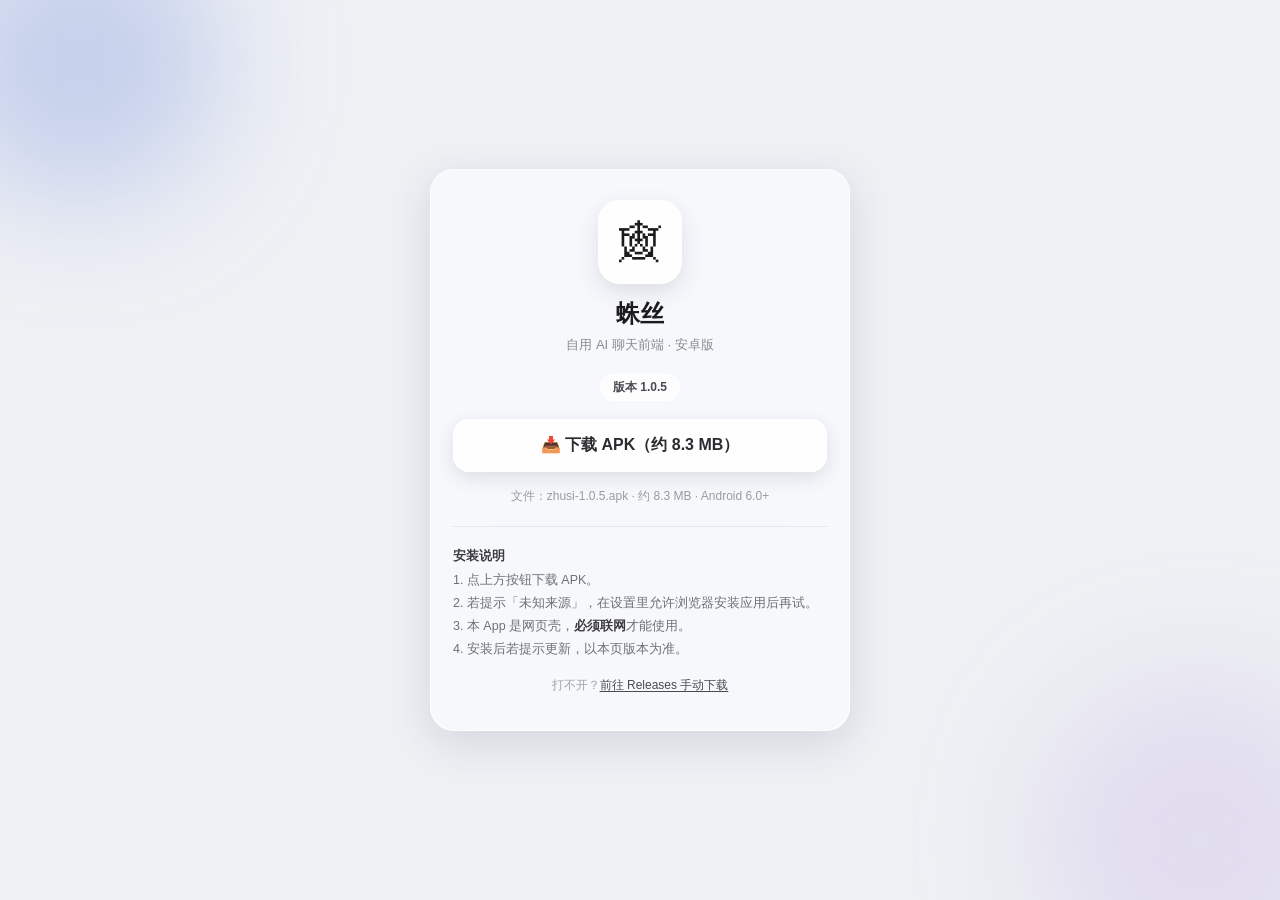
<file: download.html>
<!DOCTYPE html>
<html lang="zh-CN">
<head>
<meta charset="UTF-8">
<meta name="viewport" content="width=device-width, initial-scale=1.0, viewport-fit=cover">
<title>下载蛛丝 · 安卓版</title>
<style>
  *{box-sizing:border-box;-webkit-tap-highlight-color:transparent}
  html,body{height:100%}
  body{margin:0;min-height:100vh;color:#1c1c1e;position:relative;overflow-x:hidden;
    background:#eef0f4;
    font-family:-apple-system,BlinkMacSystemFont,"PingFang SC","Microsoft YaHei",sans-serif;
    display:flex;align-items:center;justify-content:center;
    padding:24px 18px calc(24px + env(safe-area-inset-bottom))}
  /* 背景两团柔光，让磨砂有东西可糊 */
  body::before,body::after{content:"";position:fixed;border-radius:50%;filter:blur(60px);z-index:0;pointer-events:none}
  body::before{width:280px;height:280px;top:-80px;left:-60px;background:rgba(120,150,220,.35)}
  body::after{width:320px;height:320px;bottom:-100px;right:-80px;background:rgba(200,180,230,.32)}

  .card{position:relative;z-index:1;width:100%;max-width:420px;
    background:rgba(255,255,255,.55);
    -webkit-backdrop-filter:blur(28px) saturate(1.8);backdrop-filter:blur(28px) saturate(1.8);
    border:1px solid rgba(255,255,255,.75);
    border-radius:24px;padding:30px 22px 24px;
    box-shadow:0 12px 40px rgba(50,60,90,.14);text-align:center}
  .logo{width:84px;height:84px;margin:0 auto 14px;border-radius:22px;font-size:42px;line-height:84px;
    background:rgba(255,255,255,.72);
    -webkit-backdrop-filter:blur(14px) saturate(1.6);backdrop-filter:blur(14px) saturate(1.6);
    border:1px solid rgba(255,255,255,.9);
    box-shadow:0 8px 22px rgba(50,60,90,.14)}

  h1{margin:0 0 6px;font-size:24px;letter-spacing:.5px;color:#1c1c1e}
  .sub{margin:0 0 20px;font-size:13px;color:#8a8a92}

  .ver{display:inline-block;margin-bottom:18px;padding:4px 12px;border-radius:999px;
    background:rgba(255,255,255,.7);border:1px solid rgba(255,255,255,.85);
    color:#4a4a52;font-size:12px;font-weight:600}

  .btn{display:block;width:100%;padding:15px 0;border-radius:16px;cursor:pointer;
    font-size:16px;font-weight:600;color:#2b2b30;text-decoration:none;
    background:rgba(255,255,255,.72);
    -webkit-backdrop-filter:blur(18px) saturate(1.8);backdrop-filter:blur(18px) saturate(1.8);
    border:1px solid rgba(255,255,255,.9);
    box-shadow:0 6px 18px rgba(50,60,90,.14);transition:transform .12s ease}
  .btn:active{transform:scale(.98);background:rgba(255,255,255,.9)}
  .btn[aria-disabled="true"]{opacity:.55;pointer-events:none}

  .meta{margin:14px 0 0;font-size:12px;color:#9a9aa2;line-height:1.7}

  .tips{margin-top:20px;padding-top:18px;border-top:1px solid rgba(120,130,160,.15);text-align:left;
    font-size:12.5px;color:#6f6f78;line-height:1.85}
  .tips b{color:#3a3a40}

  .alt{margin-top:16px;font-size:12px;color:#a0a0a8}
  .alt a{color:#4a4a52;text-decoration:underline;text-underline-offset:2px}
</style>
</head>
<body>
  <div class="card">
    <div class="logo">🕸</div>
    <h1>蛛丝</h1>
    <p class="sub">自用 AI 聊天前端 · 安卓版</p>
    <div class="ver" id="verBadge">版本 1.0.1</div>
    <a class="btn" id="dl"
       href="https://github.com/lueyoyo1-afk/xxzzAizhusi/releases/download/v1.0.1/zhusi-1.0.1.apk"
       download>📥 下载 APK（约 8.3 MB）</a>
    <p class="meta" id="meta">文件：zhusi-1.0.1.apk · 约 8.3 MB · Android 6.0+</p>
    <div class="tips">
      <b>安装说明</b><br>
      1. 点上方按钮下载 APK。<br>
      2. 若提示「未知来源」，在设置里允许浏览器安装应用后再试。<br>
      3. 本 App 是网页壳，<b>必须联网</b>才能使用。<br>
      4. 安装后若提示更新，以本页版本为准。
    </div>
    <p class="alt">打不开？<a id="rel" href="https://github.com/lueyoyo1-afk/xxzzAizhusi/releases">前往 Releases 手动下载</a></p>
  </div>
<script>
(function(){
  var REL_BASE = 'https://github.com/lueyoyo1-afk/xxzzAizhusi/releases/download/v';
  var el  = document.getElementById('verBadge');
  var dl  = document.getElementById('dl');
  var meta= document.getElementById('meta');

  function applyVersion(v){
    if (!v) return;
    var file = 'zhusi-' + v + '.apk';
    if (el)   el.textContent = '\u7248\u672c ' + v;
    if (dl)   dl.href = REL_BASE + v + '/' + file;
    if (meta) meta.textContent = '\u6587\u4ef6\uff1a' + file + ' \u00b7 \u7ea6 8.3 MB \u00b7 Android 6.0+';
  }

  fetch('version.json?t=' + Date.now(), {cache:'no-store'})
    .then(function(r){ return r.ok ? r.json() : null; })
    .then(function(j){ if (j && j.version) applyVersion(String(j.version)); })
    .catch(function(){});
})();
</script>
</body>
</html>
</file>
<file: style.css>
/* ================================================================
   像素蜘蛛 · 样式表
   严格对齐 index.html 的真实 class
   ================================================================ */

/* 沉浸式适配：状态栏高度。ToApp 未开沉浸式时 env() 为 0，页面与原来完全一致 */
:root {
  --sat: env(safe-area-inset-top, 0px);
  --card: #ffffff;
  --bg: #f5f5f7;
  --soft: #f2f2f4;
  --line: #e6e6eb;
  --text: #1a1a1a;
  --text2: #9a9aa4;
  --accent: #3a6df0;
  /* 圆角风格变量：由 body[data-radius] 切换 */
  --r-bubble: 18px;   /* 气泡主体 */
  --r-tail-l: 6px;    /* AI 气泡左下小尾角 */
  --r-tail-r: 6px;    /* 用户气泡右下小尾角 */
  --r-card: 12px;     /* 卡片 / 列表项 */
  --r-input: 20px;    /* 输入框 */
  --r-btn: 12px;      /* 按钮 / 小控件 */
  --r-pill: 29px;     /* 悬浮胶囊底栏 */
}

* { box-sizing: border-box; -webkit-tap-highlight-color: transparent; }

html, body {
  margin: 0;
  padding: 0;
  height: 100%;
  overflow: hidden;
  font-family: var(--app-font, -apple-system, "PingFang SC", "Noto Sans SC", "Microsoft YaHei", sans-serif);
  font-size: 15px;
  color: var(--text);
  background: var(--bg);
}

/* ---------- 顶部栏 ---------- */
.header {
  position: fixed;
  top: 0; left: 0; right: 0;
  height: calc(50px + var(--sat));
  display: flex;
  align-items: center;
  gap: 8px;
  padding: var(--sat) 10px 0;
  background: var(--card);
  border-bottom: 1px solid #ececec;
  z-index: 20;
}

.menu-btn {
  flex: 0 0 auto;
  width: 36px;
  height: 36px;
  border: none;
  border-radius: 50%;
  background: var(--soft);
  color: #333;
  font-size: 17px;
  line-height: 1;
  display: flex;
  align-items: center;
  justify-content: center;
  cursor: pointer;
  transition: background .15s;
}
.menu-btn:active { background: #e4e4e8; }
.menu-btn.small { font-size: 19px; }

/* ---------- 聊天页右上角「⋯」会话菜单 ---------- */
.chat-more { display: none; }
body.msg-chat .chat-more { display: flex; }
/* 聊天页顶栏「详细资料」按钮：与 ⋯ 一致的灰底圆形，仅在聊天页显示 */
.chat-info { display: none; }
body.msg-chat .chat-info { display: flex; }
.chat-info svg { display: block; margin-top: -1px; }
.chat-menu {
  position: fixed;
  top: 54px;
  right: 10px;
  z-index: 60;
  min-width: 156px;
  padding: 6px;
  background: var(--card);
  /* 与「我」页卡片同款磨砂；此前只有 background 没有 backdrop-filter，
     B 皮肤下 --card 是 .62 半透白 → 看着是「脏半透块」而不是玻璃 */
  -webkit-backdrop-filter: blur(18px) saturate(1.6);
  backdrop-filter: blur(18px) saturate(1.6);
  border: 1px solid rgba(255, 255, 255, .75);
  border-radius: 14px;
  box-shadow: 0 6px 24px rgba(0, 0, 0, .14), 0 1px 3px rgba(0, 0, 0, .06);
  display: none;
  flex-direction: column;
  gap: 2px;
}
.chat-menu.open { display: flex; animation: dropSlide .42s cubic-bezier(.18,.72,.24,1.04) both; transform-origin: top right; }
@keyframes dropSlide {
  from { opacity: 0; transform: translateY(-26px) scale(.90); }
  55%  { opacity: 1; }
  to   { opacity: 1; transform: translateY(0) scale(1); }
}
.chat-menu button {
  border: none;
  background: none;
  text-align: left;
  padding: 11px 14px;
  border-radius: 9px;
  font-size: 15px;
  color: #2a2a30;
  cursor: pointer;
  white-space: nowrap;
}
.chat-menu button:active { background: #f7f7f9; }
.chat-menu button[data-cact="del"] { color: #d93025; }
.chat-menu button[data-cact="del"]:active { background: #fdf2f1; }

/* ===== 选项之间的分隔线 =====
   用 ::after 而非 border-bottom：伪元素可单独缩进左右，
   这样线不会顶到卡片圆角边缘，两侧留出间距。
   :not(:last-child) 保证最后一项下面不画线（否则会贴着卡片底边）。 */
.chat-menu button,
.pc-menu button {
  position: relative;
}
.chat-menu button:not(:last-child)::after,
.pc-menu button:not(:last-child)::after {
  content: "";
  position: absolute;
  left: 10px;
  right: 10px;
  bottom: 0;
  height: 1px;
  background: rgba(0, 0, 0, .09);
  pointer-events: none;
}
/* B 皮肤磨砂底上深色线会发闷，改用偏白的淡线 */
body[data-skin="b"] .chat-menu button:not(:last-child)::after,
body[data-skin="b"] .pc-menu button:not(:last-child)::after {
  background: rgba(255, 255, 255, .85);
}

/* ---------- 人设卡详情页「⋯」菜单（复用 .chat-menu 外观） ---------- */
/* 详情页顶栏高度与聊天页一致，fixed 定位直接复用 top/right 即可 */
.pc-menu { z-index: 70; }
.pc-menu button { display: block; width: 100%; }
/* 开关型条目：开启时前面显示 ✓ 并变蓝 */
.pc-menu button.on { color: #5b6dc9; }
.pc-menu button.on::before { content: '✓ '; font-weight: 700; }
/* 开关型条目（带右侧拨杆）：整行可点，不关菜单 */
.pc-menu .pc-switch-row {
  display: flex;
  align-items: center;
  justify-content: space-between;
  gap: 18px;
  padding: 10px 14px;
  border-radius: 9px;
  font-size: 15px;
  color: #2a2a30;
  cursor: pointer;
  white-space: nowrap;
  transition: background .15s;
}
.pc-menu .pc-switch-row:active { background: #f7f7f9; }
.pc-menu .pc-switch-label { flex: 1 1 auto; }
/* 拨杆 */
.pc-menu .pc-switch {
  position: relative;
  flex: 0 0 auto;
  width: 44px;
  height: 26px;
  border-radius: 26px;
  background: #dcdce2;
  transition: background .2s;
}
.pc-menu .pc-switch::after {
  content: '';
  position: absolute;
  top: 3px;
  left: 3px;
  width: 20px;
  height: 20px;
  border-radius: 50%;
  background: #fff;
  box-shadow: 0 1px 3px rgba(0, 0, 0, .22);
  transition: transform .2s;
}
.pc-menu .pc-switch-row.on .pc-switch { background: #5b6dc9; }
.pc-menu .pc-switch-row.on .pc-switch::after { transform: translateX(18px); }
/* 缩进子项：仅在父开关打开时显示，紧跟在父开关行下面 */
.pc-menu button.pc-sub-item {
  display: none;
  margin: 0 0 2px 20px;
  padding: 9px 14px 9px 12px;
  position: relative;
  font-size: 14px;
  color: #6a6a75;
  text-align: left;
  border-radius: 9px;
}
.pc-menu button.pc-sub-item.show { display: block; }
.pc-menu button.pc-sub-item:active { background: #f7f7f9; }
.pc-menu button.pc-sub-item::before {
  content: '';
  position: absolute;
  left: 0;
  top: 50%;
  width: 2px;
  height: 13px;
  margin-top: -6.5px;
  background: #dadade;
  border-radius: 2px;
}
/* 「删除联系人」红色 */
.pc-menu button.danger { color: #d93025; }
.pc-menu button.danger:active { background: #fdf2f1; }
/* 内置卡时隐藏删除项 */
.pc-menu button.danger.hide { display: none; }

.name-col {
  flex: 1 1 auto;
  min-width: 0;
  display: flex;
  flex-direction: column;
  align-items: center;
  justify-content: center;
  line-height: 1.15;
}

.name {
  max-width: 100%;
  text-align: center;
  font-size: 16px;
  font-weight: 600;
  padding: 2px 8px;
  border-radius: 8px;
  outline: none;
  white-space: nowrap;
  overflow: hidden;
  text-overflow: ellipsis;
  transition: background .15s;
}
.name:focus { background: var(--soft); }

/* 列表态固定标题「消息」：不可编辑，去掉光标与聚焦反馈 */
.name.fixed-title,
.name[contenteditable="false"] {
  cursor: default;
  background: transparent;
  -webkit-user-select: none;
  user-select: none;
  -webkit-tap-highlight-color: transparent;
}
.name.fixed-title:focus,
.name[contenteditable="false"]:focus { background: transparent; }

/* ---------- 对话区 ---------- */
.chat {
  position: absolute;
  top: calc(50px + var(--sat));
  bottom: calc(58px + env(safe-area-inset-bottom, 0px));
  left: 0; right: 0;
  overflow-y: auto;
  -webkit-overflow-scrolling: touch;
  padding: 12px 10px 10px;
  /* p44：底色改透明，让聊天页「自己铺的背景图（跟随滚动）」透出来；
     列表页等其它场景由各自规则补实色。 */
  background: transparent;
}

/* ---------- 日期分隔标签（今天 / 昨天） ---------- */
.day-sep {
  display: flex;
  justify-content: center;
  margin: 10px 0 12px;
}
.day-sep > span {
  font-size: 12px;
  color: #a0a0aa;
  background: var(--soft);
  border-radius: 10px;
  padding: 3px 10px;
  line-height: 1.4;
}

/* ---------- 回到底部按钮 ---------- */
.back-top {
  position: absolute;
  right: 14px;
  bottom: calc(70px + env(safe-area-inset-bottom, 0px));
  width: 38px;
  height: 38px;
  display: flex;
  align-items: center;
  justify-content: center;
  border: none;
  border-radius: 50%;
  background: var(--card);
  box-shadow: 0 3px 12px rgba(0, 0, 0, .16);
  cursor: pointer;
  opacity: 0;
  visibility: hidden;
  transform: translateY(6px) scale(.9);
  transition: opacity .18s ease, transform .18s ease, visibility .18s;
  z-index: 30;
}
.back-top.show {
  opacity: 1;
  visibility: visible;
  transform: translateY(0) scale(1);
}
.back-top:active { transform: scale(.92); }
.back-top svg {
  width: 20px;
  height: 20px;
  fill: none;
  stroke: #5a5a66;
  stroke-width: 2;
  stroke-linecap: round;
  stroke-linejoin: round;
}

/* ---------- 「正在输入…」提示（顶栏内，名字下方） ---------- */
.typing-bar {
  display: flex;
  align-items: center;
  justify-content: center;
  gap: 5px;
  height: 0;              /* 默认不占高度，名字保持垂直居中 */
  overflow: hidden;
  font-size: 11px;
  line-height: 14px;
  color: var(--text2);
  opacity: 0;
  transition: height .18s ease, opacity .18s ease;
  pointer-events: none;
}
.typing-bar.show {
  height: 14px;
  opacity: 1;
}
.typing-dots {
  display: inline-flex;
  align-items: center;
  gap: 3px;
}
.typing-dots i {
  width: 4px;
  height: 4px;
  border-radius: 50%;
  background: #b6b6c0;
  animation: typingBounce 1.2s infinite ease-in-out;
}
.typing-dots i:nth-child(2) { animation-delay: .16s; }
.typing-dots i:nth-child(3) { animation-delay: .32s; }
@keyframes typingBounce {
  0%, 60%, 100% { transform: translateY(0); opacity: .55; }
  30%           { transform: translateY(-3px); opacity: 1; }
}

/* ---------- 消息 ---------- */
.msg {
  display: flex;
  flex-direction: row;
  flex-wrap: wrap;     /* 允许 .meta 换行独占一行（时间戳在气泡下方） */
  align-items: flex-start;
  margin-bottom: 12px;
  /* 注意：入场动画不写在这，写在 .msg-anim（只给新消息挂），
     否则每次 renderAll 重渲历史消息都会重播一遍动画 → 屏幕看起来在跳。*/
}
@keyframes fadeIn {
  from { opacity: 0; transform: translateY(4px); }
  to   { opacity: 1; transform: none; }
}
.msg.user { flex-direction: row-reverse; }
.msg.ai   { flex-direction: row; }
/* 【v7 改动】聊天气泡头像已移除。
   原本 .msg-side / .msg-avatar / .msg-avatar-spacer 三块在此处，
   因有无头像时气泡起点不一致（0px vs 48px）导致左边缘参差，已整体删除。
   现在 .msg 里只有 .msg-body 一个子元素，气泡起点统一。*/


/* 气泡 + 元信息的容器 */
.msg-body {
  display: flex;
  flex-direction: column;
  align-items: stretch;  /* 子项默认拉伸，但下面 .msg.ai/.user 会覆盖为按内容对齐 */
  min-width: 0;
  /* 改：flex-basis 必须是 0%，不能是 auto。
     auto 会按内容算基准宽度 → 和头像加起来超过行宽 → .msg 的 flex-wrap:wrap
     会把整个 .msg-body 挤到第二行 → 气泡掉到头像下面（就是之前那个 bug）。
     0% 基准 = 永远不超行宽 → 不会换行；又吃满剩余宽度 → .bubble 的 78% 基数依然稳。 */
  flex: 1 1 0%;
  max-width: none;
}
.msg.ai .msg-body { align-items: flex-start; }
.msg.user .msg-body { align-items: flex-end; }

.bubble {
  max-width: 78%;        /* 气泡最多占 78%，短消息贴合内容、长消息不会通栏 */
  width: fit-content;    /* 关键：让气泡宽度 = 内容宽度（不再是 stretch 撑满） */
  align-self: inherit;   /* 跟随 .msg.ai/.user 的 flex-start/flex-end 对齐 */
  padding: 9px 12px;
  border-radius: var(--r-bubble);
  line-height: 1.55;
  word-break: break-word;
  overflow-wrap: anywhere;
  font-size: 15px;
  min-height: calc(1em * 1.55);   /* 空气泡（流式占位）也不瘪，避免先塌后鼓 */
}
.msg.ai .bubble {
  background: var(--soft);
  color: var(--text);
  border-bottom-left-radius: var(--r-tail-l);
  box-shadow: 0 1px 2px rgba(0,0,0,.06);
}
.msg.user .bubble {
  background: var(--card);
  color: var(--text);
  border: 1px solid #ececec;
  border-bottom-right-radius: var(--r-tail-r);
  box-shadow: 0 1px 3px rgba(0,0,0,.08);
}
.bubble.selected { box-shadow: 0 0 0 2px #7c8cff; }

/* Markdown 内元素 */
.bubble p { margin: 0 0 8px; }
.bubble p:last-child { margin-bottom: 0; }
/* 心理描写：整行被（…）包裹的段落，斜体蓝，比正文小一档 */
.bubble .psy {
  font-style: italic;
  color: #7d9ad6;
  font-size: 13.5px;
  line-height: 1.6;
  /* 下方浅色分隔线：左右内缩 12px，不贴边 */
  margin: 0 12px 8px;
  padding-bottom: 6px;
  border-bottom: 1px solid #ececf0;
}
/* 思考链折叠块：气泡上方，无底色，默认收起，点击展开 */
.msg .think {
  margin: 0 0 6px;
  /* 与 .bubble 用同一套宽度约束，避免思考链撑得比气泡还宽 */
  max-width: 78%;
  width: fit-content;
  align-self: inherit;
}
.msg.user .think { display: none; }
.think-head {
  display: inline-flex;
  align-items: center;
  gap: 4px;
  font-size: 12px;
  color: #1a1a1a;
  cursor: pointer;
  user-select: none;
  padding: 2px 0;
}
.think-head:active { opacity: .6; }
.think-arrow { font-size: 10px; }
.think-body {
  display: none;
  margin-top: 4px;
  font-size: 12.5px;
  line-height: 1.6;
  color: #a3a3ac;
  white-space: pre-wrap;
  word-break: break-word;
  overflow-wrap: anywhere;
  /* 【v3.2】限高：思考链最多 22vh，超出在块内滚动 */
  max-height: 22vh;
  overflow-y: auto;
  overscroll-behavior: contain;   /* 到底了不把整页带走 */
  -webkit-overflow-scrolling: touch;
  cursor: pointer;                /* 点一下可以收起 */
}
/* 滚动条压细，手机端不抢视线 */
.think-body::-webkit-scrollbar { width: 4px; }
.think-body::-webkit-scrollbar-thumb {
  background: rgba(0,0,0,.14);
  border-radius: 4px;
}
/* 展开时取消 40vh 上限的「最后一屏滚动」手势冲突：内容不满就不滚 */
.think.open .think-body { display: block; }
.bubble h1, .bubble h2, .bubble h3 { margin: 10px 0 6px; font-size: 16px; }
.bubble ul, .bubble ol { margin: 6px 0; padding-left: 20px; }
.bubble li { margin: 3px 0; }
.bubble a { color: var(--accent); text-decoration: none; }
.bubble code {
  background: rgba(0,0,0,.08);
  padding: 1px 5px;
  border-radius: 5px;
  font-family: Menlo, Consolas, monospace;
  font-size: 13px;
}
.bubble pre {
  background: #23262e;
  color: #e8e8ea;
  padding: 10px;
  border-radius: 10px;
  overflow-x: auto;
  margin: 8px 0;
}
.bubble pre code {
  background: none;
  padding: 0;
  color: inherit;
  font-size: 12.5px;
  line-height: 1.5;
}
.bubble blockquote {
  margin: 8px 0;
  padding: 2px 10px;
  border-left: 3px solid #d5d5da;
  color: #666;
}
.bubble table { border-collapse: collapse; margin: 8px 0; font-size: 13px; }
.bubble th, .bubble td { border: 1px solid #dcdce0; padding: 5px 8px; }
.bubble th { background: var(--bg); }

.msg-img {
  width: 190px;
  min-width: 190px;
  height: 190px;
  border-radius: 12px;
  overflow: hidden;
  display: block;
  margin-bottom: 6px;
  background: #f0f0f3;
  flex: 0 0 auto;
  align-self: inherit;
}
.msg-img img {
  width: 100%;
  height: 100%;
  object-fit: cover;
  display: block;
}
.msg-img-gone {
  display: inline-block;
  padding: 10px 14px;
  background: #f0f0f3;
  border: 1px dashed #c8c8ce;
  border-radius: 12px;
  color: #888;
  font-size: 12px;
  margin-bottom: 6px;
  flex-shrink: 0;
  white-space: nowrap;
}

/* 时间元信息（位于气泡下方，与气泡同宽，贴气泡左/右边缘） */
.meta {
  align-self: stretch;   /* 宽度跟随 .msg-body（= 气泡宽），随气泡左右对齐 */
  margin-top: 4px;
  font-size: 11px;
  color: var(--text2);
  line-height: 1.3;
}
.msg.ai   .meta { text-align: left; }
.msg.user .meta { text-align: right; }

.err {
  color: #d93025;
  font-size: 13px;
  padding: 8px 10px;
  background: #fdeceb;
  border-radius: 10px;
  line-height: 1.5;
}

.typing { color: #8a8a92; font-size: 14px; }

/* ---------- 底部输入栏 ---------- */
.input-bar {
  position: fixed;
  left: 0; right: 0; bottom: 0;
  display: flex;
  align-items: flex-end;
  gap: 8px;
  padding: 9px 12px calc(9px + env(safe-area-inset-bottom, 0px));
  background: rgba(255, 255, 255, .92);
  border-top: 1px solid rgba(0, 0, 0, .06);
  box-shadow: 0 -2px 14px rgba(0, 0, 0, .05);
  z-index: 20;
}
.attach-btn {
  flex: 0 0 auto;
  width: 40px;
  height: 40px;
  border: none;
  border-radius: 14px;
  background: #f3f3f6;
  box-shadow: 0 1px 3px rgba(0, 0, 0, .06);
  display: flex;
  align-items: center;
  justify-content: center;
  cursor: pointer;
  padding: 0;
  transition: background .15s, box-shadow .15s, transform .1s;
}
.attach-btn:active {
  background: var(--line);
  box-shadow: none;
  transform: scale(.94);
}
.attach-btn svg {
  width: 21px;
  height: 21px;
  fill: none;
  stroke: #55555e;
  stroke-width: 1.7;
  stroke-linecap: round;
  stroke-linejoin: round;
}
.input-wrap {
  flex: 1 1 auto;
  min-width: 0;
  background: #f3f3f6;
  border: 1px solid #e8e8ee;
  border-radius: 20px;
  box-shadow: 0 1px 4px rgba(0, 0, 0, .05), inset 0 1px 2px rgba(0, 0, 0, .02);
  min-height: 40px;
  display: flex;
  align-items: center;
  transition: border-color .18s, box-shadow .18s, background .18s, border-radius .18s;
}
.input-wrap:focus-within {
  background: var(--card);
  border-color: #b9c8f5;
  box-shadow: 0 0 0 3px rgba(58, 109, 240, .12), 0 2px 8px rgba(58, 109, 240, .10);
}
.input-wrap textarea {
  flex: 1 1 auto;
  min-width: 0;
  border: none;
  outline: none;
  background: none;
  font-family: inherit;
  font-size: 15px;
  line-height: 20px;
  color: var(--text);
  resize: none;
  overflow-y: auto;
  padding: 10px 15px;
  max-height: 120px;
  box-sizing: border-box;
}
.input-wrap textarea::placeholder { color: #a6a6b0; }
#send {
  flex: 0 0 auto;
  height: 40px;
  padding: 0 18px;
  border: 1px solid #e2e2e8;
  border-radius: 20px;
  background: linear-gradient(135deg, #f0f0f3 0%, var(--line) 100%);
  color: #3c3c44;
  font-size: 14.5px;
  font-weight: 600;
  letter-spacing: .3px;
  cursor: pointer;
  box-shadow: 0 1px 3px rgba(0, 0, 0, .06);
  transition: opacity .15s, box-shadow .15s, transform .1s, background .15s;
}
#send:active {
  background: linear-gradient(135deg, #e3e3e8 0%, #d8d8de 100%);
  box-shadow: none;
  transform: scale(.96);
}
#send:disabled {
  opacity: .45;
  box-shadow: none;
  cursor: default;
  transform: none;
}

/* 附件预览条 */
.attach-preview {
  position: fixed;
  left: 10px;
  right: 10px;
  bottom: calc(58px + 82px + env(safe-area-inset-bottom, 0px));
  display: flex;
  gap: 10px;
  padding: 10px 12px;
  flex-wrap: wrap;
  background: #f7f7f9;
  border: 1px solid #eaeaf0;
  border-radius: 16px;
  box-shadow: 0 4px 16px rgba(0, 0, 0, .10);
  z-index: 19;
  animation: fadeIn .18s ease-out;
}
.attach-preview::before {
  content: '待发送（1 张）';
  width: 100%;
  margin-bottom: 2px;
  font-size: 11px;
  line-height: 1;
  color: var(--text2);
}
.attach-thumb {
  position: relative;
  width: 58px;
  height: 58px;
  border-radius: 12px;
  overflow: hidden;
  border: 2px solid var(--card);
  box-shadow: 0 2px 8px rgba(0, 0, 0, .16);
  background: #ececf0;
}
.attach-thumb img { width: 100%; height: 100%; object-fit: cover; display: block; }
.attach-rm {
  position: absolute;
  top: 0; right: 0;
  width: 20px;
  height: 20px;
  padding: 0;
  border: none;
  border-radius: 0 12px 0 10px;
  background: rgba(0, 0, 0, .6);
  color: var(--card);
  font-size: 13px;
  line-height: 1;
  display: flex;
  align-items: center;
  justify-content: center;
  cursor: pointer;
}

/* ---------- 遮罩 & 抽屉 ---------- */
.mask {
  position: fixed;
  inset: 0;
  background: rgba(0,0,0,.38);
  opacity: 0;
  visibility: hidden;
  transition: opacity .24s ease, visibility .24s;
  z-index: 40;
}
.mask.open { opacity: 1; visibility: visible; }

.drawer {
  position: fixed;
  top: 0; left: 0; bottom: 0;
  width: 84%;
  max-width: 336px;
  background: var(--bg);
  box-shadow: 4px 0 26px rgba(0, 0, 0, .16);
  transform: translateX(-102%);
  transition: transform .28s cubic-bezier(.32, .72, .28, 1);
  z-index: 50;
  display: flex;
  flex-direction: column;
  overflow: hidden;
}
.drawer.open { transform: translateX(0); }

/* 标题区：细一点、带一点呼吸感 */
.drawer-title {
  font-size: 17px;
  font-weight: 700;
  letter-spacing: .4px;
  color: #1e1e24;
  padding: 20px 18px 14px;
  border-bottom: 1px solid rgba(0, 0, 0, .05);
  flex-shrink: 0;
  background: var(--card);
}

.drawer-scroll {
  flex: 1 1 auto;
  overflow-y: auto;
  -webkit-overflow-scrolling: touch;
  padding: 10px 10px 6px;
}

/* 底部：轻微渐变，跟滚动区分层 */
.drawer-foot {
  flex-shrink: 0;
  padding: 13px 16px calc(16px + env(safe-area-inset-bottom, 0px));
  border-top: 1px solid rgba(0, 0, 0, .055);
  background: linear-gradient(180deg, var(--bg) 0%, var(--bg) 100%);
}
.drawer-about {
  font-size: 11.5px;
  color: var(--text2);
  line-height: 1.55;
  letter-spacing: .2px;
  margin-bottom: 10px;
}

/* 每个折叠块：做成「卡片」而不是「分隔线条」 */
.drawer-block {
  background: var(--card);
  border: 1px solid rgba(255, 255, 255, .75);
  border-radius: 14px;
  box-shadow: 0 2px 10px rgba(0, 0, 0, .045);
  margin-bottom: 11px;
  overflow: hidden;
  transition: box-shadow .18s;
}
.drawer-head {
  display: flex;
  align-items: center;
  justify-content: space-between;
  padding: 14px 15px;
  cursor: pointer;
  user-select: none;
  -webkit-tap-highlight-color: transparent;
  transition: background .15s;
}
.drawer-head:active { background: var(--bg); }
.drawer-label {
  font-size: 14px;
  font-weight: 600;
  color: #23232a;
  letter-spacing: .2px;
}
/* 展开时给标题加一条左侧色条，强化"当前块" */
.drawer-block:not(.collapsed) .drawer-head {
  border-bottom: 1px solid rgba(0, 0, 0, .05);
}
.drawer-arrow {
  font-size: 11px;
  color: #a8a8b2;
  transition: transform .22s cubic-bezier(.32, .72, .28, 1);
}
.drawer-block.collapsed .drawer-arrow { transform: rotate(-90deg); }
.drawer-body {
  padding: 12px 14px 14px;
  overflow: hidden;
  background: rgba(255, 255, 255, .50);
}
/* 只有可折叠的抽屉块（带 data-key）才做「滑出」动画，避免误伤常驻展开的块 */
.drawer-block[data-key] {
  transition: box-shadow .18s;
}
.drawer-block[data-key] > .drawer-body {
  max-height: 640px;              /* 展开上限：够最高的折叠块（人设卡列表232px+按钮）*/
  opacity: 1;
  transition: max-height .32s cubic-bezier(.4, 0, .2, 1),
              opacity .22s ease,
              padding-top .32s cubic-bezier(.4, 0, .2, 1),
              padding-bottom .32s cubic-bezier(.4, 0, .2, 1);
}
.drawer-block[data-key].collapsed > .drawer-body {
  display: block;                 /* 不用 display:none（display 无法过渡） */
  max-height: 0;
  opacity: 0;
  padding-top: 0;
  padding-bottom: 0;
  overflow: hidden;
}

/* ============ 人设卡编辑页：手风琴（互斥折叠 + 柔和动画） ============ */
.pf-acc .drawer-body {
  display: block;                 /* 手风琴用高度过渡展开（与全局抽屉动画一致） */
  max-height: 1400px;
  opacity: 1;
  padding-top: 12px;
  padding-bottom: 14px;
  transition: max-height .34s cubic-bezier(.4, 0, .2, 1),
              opacity .24s ease,
              padding-top .34s cubic-bezier(.4, 0, .2, 1),
              padding-bottom .34s cubic-bezier(.4, 0, .2, 1);
  will-change: max-height, opacity;
}
.pf-acc.collapsed .drawer-body {
  display: block;
  max-height: 0;
  opacity: 0;
  padding-top: 0;
  padding-bottom: 0;
  overflow: hidden;
}
/* 箭头：展开时朝下，收起时朝右 */
.pf-acc .drawer-arrow {
  font-size: 14px;
  line-height: 1;
  color: #b4b4be;
  transition: transform .34s cubic-bezier(.4, 0, .2, 1);
}
.pf-acc.collapsed .drawer-arrow { transform: rotate(-90deg); }
.drawer-hint {
  font-size: 11.5px;
  color: var(--text2);
  line-height: 1.55;
  margin-top: 8px;
}
.drawer-row {
  display: flex;
  gap: 8px;
  margin-top: 10px;
}

/* ---------- 设置页（从右侧滑入） ---------- */
.settings-page {
  position: fixed;
  top: 0; left: 0; right: 0; bottom: 0;
  background: var(--bg);
  transform: translateX(102%);
  transition: transform .28s cubic-bezier(.32, .72, .28, 1);
  z-index: 60;
  overflow-y: auto;
  -webkit-overflow-scrolling: touch;
}
.settings-page.open { transform: translateX(0); }
.settings-head {
  position: sticky;
  top: 0;
  display: flex;
  align-items: center;
  gap: 8px;
  padding: 13px 15px;
  border-bottom: 1px solid rgba(0, 0, 0, .05);
  background: rgba(255, 255, 255, .88);
  z-index: 2;
}
.back-btn {
  width: 33px;
  height: 33px;
  padding: 0;
  border: none;
  border-radius: 11px;
  background: var(--soft);
  color: #2a2a30;
  font-size: 19px;
  line-height: 1;
  display: flex;
  align-items: center;
  justify-content: center;
  cursor: pointer;
  transition: background .15s, transform .1s;
}
.back-btn:active { background: var(--line); transform: scale(.93); }
/* 头部右侧「⋯」更多按钮 */
.more-btn {
  margin-left: auto;
  width: 33px;
  height: 33px;
  padding: 0;
  border: none;
  border-radius: 11px;
  background: var(--soft);
  color: #2a2a30;
  font-size: 18px;
  line-height: 1;
  display: flex;
  align-items: center;
  justify-content: center;
  cursor: pointer;
  transition: background .15s, transform .1s;
}
.more-btn:active { background: var(--line); transform: scale(.93); }
.settings-title {
  font-size: 16px;
  font-weight: 700;
  color: #1e1e24;
  letter-spacing: .3px;
}
.settings-body {
  padding: 10px 10px calc(28px + env(safe-area-inset-bottom, 0px));
}
/* 设置页里的块不能点，去掉手型与按压反馈 */
.settings-body .drawer-head { cursor: default; }
.settings-body .drawer-head:active { background: transparent; }

/* ---------- 人设卡详情页（微信「详细资料」） ---------- */
.pc-hero {
  text-align: center;
  padding: 22px 16px 20px;
}
.pc-hero-avatar {
  width: 66px;
  height: 66px;
  margin: 0 auto 10px;
  border-radius: 22px;
  background: linear-gradient(135deg, #6f8ff8, var(--accent));
  color: var(--card);
  font-size: 26px;
  font-weight: 600;
  display: flex;
  align-items: center;
  justify-content: center;
  box-shadow: 0 6px 16px rgba(58, 109, 240, .26);
}
.pc-hero-name {
  font-size: 17px;
  font-weight: 700;
  color: #1e1e24;
  letter-spacing: .4px;
  word-break: break-all;
}
.pc-hero-sub {
  margin-top: 4px;
  font-size: 11.5px;
  color: #a0a0aa;
}
.pc-block {
  margin: 0 0 10px;
  border-radius: 14px;
  background: var(--card);
  box-shadow: 0 1px 3px rgba(0, 0, 0, .05);
  overflow: hidden;
}
.pc-block-head {
  padding: 11px 14px 8px;
  font-size: 12px;
  font-weight: 600;
  color: var(--text2);
  letter-spacing: .5px;
}
.pc-block-body {
  padding: 0 14px 14px;
  font-size: 13.5px;
  line-height: 1.7;
  color: #34343c;
  white-space: pre-wrap;
  word-break: break-word;
  max-height: 46vh;
  overflow-y: auto;
  -webkit-overflow-scrolling: touch;
}
.pc-row {
  display: flex;
  align-items: center;
  justify-content: space-between;
  gap: 12px;
  padding: 12px 14px;
  border-top: 1px solid rgba(0, 0, 0, .05);
}
.pc-block > .pc-row:first-child { border-top: none; }
.pc-row-k {
  flex: 0 0 auto;
  font-size: 13.5px;
  color: #34343c;
}
.pc-row-v {
  flex: 1 1 auto;
  text-align: right;
  font-size: 13px;
  color: var(--text2);
  word-break: break-word;
}
.pc-actions {
  display: flex;
  flex-direction: column;
  gap: 10px;
  margin: 16px 0 4px;
}
.pc-send {
  height: 46px;
  border: none;
  border-radius: 14px;
  background: linear-gradient(135deg, #5b86f5, var(--accent));
  color: var(--card);
  font-size: 15px;
  font-weight: 600;
  letter-spacing: .5px;
  cursor: pointer;
  box-shadow: 0 6px 16px rgba(58, 109, 240, .26);
  transition: transform .1s, opacity .15s;
}
.pc-send:active { transform: scale(.975); opacity: .9; }
.pc-del {
  height: 46px;
  border: 1px solid #f0e2e2;
  border-radius: 14px;
  background: var(--card);
  color: #e04b4b;
  font-size: 15px;
  font-weight: 600;
  letter-spacing: .5px;
  cursor: pointer;
  transition: background .15s, transform .1s;
}
.pc-del:active { background: #fdf4f4; transform: scale(.975); }

/* ---------- 侧边栏导航项（点进去是独立页面） ---------- */
.drawer-nav {
  display: flex;
  align-items: center;
  gap: 11px;
  padding: 12px 13px;
  margin: 2px 0 8px;
  border-radius: 12px;
  background: #f7f7f9;
  border: 1px solid #ececf1;
  cursor: pointer;
  transition: background .15s, transform .1s;
}
.drawer-nav:active { background: #eeeef3; transform: scale(.985); }
.nav-ico {
  flex: 0 0 auto;
  width: 32px; height: 32px;
  border-radius: 10px;
  background: var(--card);
  box-shadow: 0 1px 3px rgba(0, 0, 0, .07);
  display: flex;
  align-items: center;
  justify-content: center;
  font-size: 16px;
}
.nav-main { flex: 1 1 auto; min-width: 0; }
.nav-title {
  display: block;
  font-size: 14px;
  font-weight: 600;
  color: #1e1e24;
}
.nav-sub {
  display: block;
  font-size: 11.5px;
  color: var(--text2);
  margin-top: 2px;
  overflow: hidden;
  white-space: nowrap;
  text-overflow: ellipsis;
}
.nav-arrow {
  flex: 0 0 auto;
  color: #b6b6c0;
  font-size: 18px;
  line-height: 1;
}

/* ---------- 个人资料表单 ---------- */
.pf-label {
  display: block;
  font-size: 12px;
  font-weight: 600;
  color: #6b6b76;
  margin: 12px 0 5px;
}
.pf-label:first-child { margin-top: 2px; }

/* 基础组：两列并排，让短字段不用占满整行 */
.pf-grid {
  display: grid;
  grid-template-columns: 1fr 1fr;
  column-gap: 10px;
  row-gap: 12px;
}
.pf-cell { min-width: 0; }
.pf-cell .pf-label { margin: 0 0 5px; }
.pf-grid + .pf-label { margin-top: 14px; }
.pf-input,
.pf-area {
  width: 100%;
  box-sizing: border-box;
  border: 1px solid var(--line);
  border-radius: 10px;
  background: #fafafc;
  padding: 9px 11px;
  font-family: inherit;
  font-size: 14px;
  line-height: 1.5;
  color: var(--text);
  outline: none;
  transition: border-color .16s, box-shadow .16s, background .16s;
}
.pf-input:focus,
.pf-area:focus {
  background: var(--card);
  border-color: #b9c8f5;
  box-shadow: 0 0 0 3px rgba(58, 109, 240, .1);
}
.pf-input::placeholder,
.pf-area::placeholder { color: #b0b0b9; }
.pf-area {
  resize: none;
  overflow-y: auto;
}

/* ---------- 通用小按钮 ---------- */
.mini-btn {
  flex: 1 1 auto;
  height: 34px;
  padding: 0 12px;
  border: 1px solid #e2e2e6;
  border-radius: 9px;
  background: #f7f7f9;
  color: #2a2a30;
  font-size: 13px;
  cursor: pointer;
  transition: background .15s;
}
.mini-btn:active { background: #ececf0; }
.mini-btn.wide { width: 100%; flex: 0 0 auto; margin-top: 8px; }
.mini-btn.ghost { background: var(--card); color: #77777f; }

/* ---------- 人设卡抽屉：列表区滚动，新建按钮吸底 ---------- */
.drawer-block[data-key="persona"]:not(.collapsed) > .drawer-body {
  display: flex;
  flex-direction: column;
}
.persona-list {
  display: flex; flex-direction: column; gap: 6px;
  flex: 0 0 auto;
  max-height: 232px;          /* 约 5 张卡（含内置），超出内部滚动 */
  overflow-y: auto;
  -webkit-overflow-scrolling: touch;
  overscroll-behavior: contain;
  padding-right: 2px;         /* 给滚动条留一点余量，避免压住卡片 */
}
/* 列表外层：作为自定义滚动指示条的定位基准 */
.persona-list-wrap {
  position: relative;
  flex: 0 0 auto;
}
/* 隐藏原生滚动条（WebView 默认那条要么不可见、要么过粗，统一自己画） */
.persona-list::-webkit-scrollbar { width: 0; height: 0; }
/* 自定义滚动指示条：滚动/拖动时显示，静止约 0.9s 后淡出 */
.persona-sb {
  position: absolute;
  top: 2px;
  right: 0;
  width: 3px;
  border-radius: 3px;
  background: #c9c9d4;
  opacity: 0;                     /* 默认隐形 */
  pointer-events: none;           /* 不挡列表点击/滑动 */
  transition: opacity .28s ease;
  z-index: 2;
}
.persona-sb.on { opacity: 1; }    /* JS 加 .on → 显示 */
/* 新建按钮：吸底，不随列表滚动 */
.persona-add-row {
  margin-top: 8px;
  flex: 0 0 auto;
}
.persona-add-row .mini-btn { width: 100%; flex: 0 0 auto; }
.persona-item {
  display: flex; align-items: center; justify-content: space-between;
  gap: 8px; padding: 9px 12px;
  border: 1px solid var(--line); border-radius: 12px;
  background: #fafafc; cursor: pointer;
  font-size: 13.5px; color: #2c2c34;
  transition: background .15s, border-color .15s;
}
.persona-item:active { background: #f0f0f4; }
.persona-item.active { background: #f2f5ff; border-color: #b9c4ff; color: #2b3d8f; }
.persona-item-name { flex: 1; overflow: hidden; text-overflow: ellipsis; white-space: nowrap; display: flex; align-items: center; gap: 6px; min-width: 0; }
.persona-item-name > .persona-item-txt { overflow: hidden; text-overflow: ellipsis; white-space: nowrap; }
/* 行右侧 ⋯ 更多按钮 */
.persona-more {
  flex: none;
  width: 28px; height: 28px;
  display: flex; align-items: center; justify-content: center;
  border-radius: 8px;
  font-size: 16px; line-height: 1;
  color: #8a8a94;
  background: transparent;
  transition: background .15s, color .15s;
  user-select: none;
  -webkit-tap-highlight-color: transparent;
}
.persona-more:active { background: #e8e8ee; color: #4a4a55; }
.persona-item.active .persona-more { color: #6b7bd0; }
.persona-item.active .persona-more:active { background: #dfe5ff; }
.persona-more.on { background: #eef2ff; border-radius: 8px; color: #5b6dc9; }

/* ---------- 人设卡「⋯」行内菜单：同 API Key 的 .key-menu，向左挤出 ---------- */
/* 菜单节点插在 ⋯ 左侧、同一行内；用 max-width + opacity 展开，天然不跑出屏幕、不跳位 */
.pmenu-inline {
  display: inline-flex;
  align-items: center;
  gap: 6px;
  max-width: 0;
  overflow: hidden;
  opacity: 0;
  pointer-events: none;
  transition: max-width .2s ease, opacity .18s ease;
}
.pmenu-inline.open {
  max-width: 200px;
  opacity: 1;
  pointer-events: auto;
}
/* 菜单展开时压缩名字区，保证行不被撑破 */
.persona-item.menu-open .persona-item-name { flex: 1 1 0; min-width: 40px; }
.pmenu-inline-btn {
  flex: 0 0 auto;
  height: 30px;
  padding: 0 12px;
  border: 1px solid #e2e2e6;
  border-radius: 9px;
  background: #fff;
  color: #3c3c44;
  font-size: 12.5px;
  white-space: nowrap;
  cursor: pointer;
  transform: translateX(12px);
  opacity: 0;
  transition: transform .2s cubic-bezier(.2,.9,.3,1.15), opacity .18s ease;
}
.pmenu-inline.open .pmenu-inline-btn { transform: translateX(0); opacity: 1; }
.pmenu-inline-btn:active { background: #f2f2f6; }
/* 窄屏（<= 380px）收紧内边距，避免溢出 */
@media (max-width: 380px) {
  .pmenu-inline { gap: 4px; }
  .pmenu-inline-btn { padding: 0 9px; font-size: 12px; }
}

/* ---------- ⋯ 操作菜单（人设卡）：贴行滑出小气泡 ---------- */
.pmenu {
  position: fixed; inset: 0; z-index: 60;
  display: none;
  background: transparent;          /* 不遮罩，仅做点击穿透拦截层 */
}
.pmenu.open { display: block; }
/* 测量态：面板需要可见才能量出真实宽高，但必须完全不可见、无动画、无过渡，
   避免用户看到闪现。由 JS 在量尺寸前加、写完坐标后立即移除。 */
.pmenu.measuring { display: block; }
.pmenu.measuring .pmenu-panel { animation: none !important; opacity: 0 !important; }
.pmenu.measuring .pmenu-btn { transition: none !important; opacity: 0 !important; transform: none !important; }
.pmenu-panel {
  position: fixed;                  /* 直接相对视口，left/top 由 JS 按 ⋯ 位置设置 */
  display: flex;                    /* 三个操作横排成一行 */
  align-items: center;
  gap: 2px;
  background: #fff;
  border: 1px solid #ececf1;
  border-radius: 12px;
  padding: 4px;
  box-shadow: 0 8px 26px rgba(0,0,0,.16), 0 2px 6px rgba(0,0,0,.06);
  white-space: nowrap;
}
/* 面板整体缩放淡入（原点靠右，配合各按钮从右往左错峰滑入） */
.pmenu.open .pmenu-panel {
  animation: pmenuGrow .26s cubic-bezier(.18,.72,.24,1.04) both;
  transform-origin: center right;
}
@keyframes pmenuGrow {
  from { opacity: 0; transform: scale(.94); }
  to   { opacity: 1; transform: scale(1); }
}
.pmenu-btn {
  display: block;
  padding: 7px 14px;
  border: 0; border-radius: 8px;
  background: transparent;
  font-size: 13.5px; color: #2c2c34;
  text-align: center;
  cursor: pointer;
  white-space: nowrap;
  /* 未展开：藏在右侧外，等 open 后错峰滑入 */
  opacity: 0;
  transform: translateX(16px);
  transition: background .15s, opacity .26s ease, transform .34s cubic-bezier(.18,.72,.24,1.06);
}
/* 展开：三个按钮从右往左依次滑入（编辑 → 重命名 → 删除） */
.pmenu.open .pmenu-btn { opacity: 1; transform: translateX(0); }
.pmenu.open .pmenu-btn:nth-child(1) { transition-delay: .03s; }
.pmenu.open .pmenu-btn:nth-child(2) { transition-delay: .09s; }
.pmenu.open .pmenu-btn:nth-child(3) { transition-delay: .15s; }

.pmenu-btn:active { background: #f2f2f6; }
.pmenu-btn.danger { color: #d64545; }
.pmenu-btn.danger:active { background: #fdeeee; }
.pmenu-btn:disabled { color: #c2c2ca; }
.pmenu-btn:disabled:active { background: transparent; }
/* 三项之间的竖细分隔线（最后一项不画） */
.pmenu-btn + .pmenu-btn {
  position: relative;
}
.pmenu-btn + .pmenu-btn::before {
  content: '';
  position: absolute;
  left: -1px;                        /* gap:2px → 线正好落在两钮正中 */
  top: 50%;
  transform: translateY(-50%);
  width: 1px;
  height: 14px;
  background: #e6e6ec;
  pointer-events: none;
}
/* 内置卡标签（人设卡列表里的名字后面） */
.persona-item-tag {
  flex: none;
  font-size: 10.5px;
  line-height: 1;
  padding: 3px 6px;
  border-radius: 20px;
  background: #eef2ff;
  color: #5b6dc9;
  white-space: nowrap;
  user-select: none;
}

/* ---------- 人设内容输入框 ---------- */
#systemPrompt {
  width: 100%;
  border: 1px solid #e2e2e6;
  border-radius: 10px;
  padding: 10px 11px;
  font-size: 13px;
  font-family: inherit;
  line-height: 1.65;
  resize: vertical;
  outline: none;
  color: var(--text);
  background: var(--card);
}
#systemPrompt::placeholder { color: #b0b0ba; line-height: 1.65; }
#systemPrompt:focus { border-color: #c9c9d2; background: var(--card); }

/* ---------- 输入框（抽屉内通用） ---------- */
#ctxRange { width: 100%; }
.key-input-wrap { position: relative; display: flex; align-items: center; width: 100%; }
#apiKeyInput { flex: 1 1 auto; min-width: 0; padding-right: 40px; }

/* 博查 Key 输入框：独立宽度，避免被子元素撑窄 */
.key-input-wrap.key-input-wide { width: 100%; }
.key-input-wrap.key-input-wide #bochaKeyInput {
  flex: 1 1 auto;
  min-width: 0;
  width: 100%;
  height: 38px;
  box-sizing: border-box;
  border: 1px solid #e2e2e6;
  border-radius: 10px;
  padding: 0 40px 0 11px;
  font-size: 13.5px;
  outline: none;
  background: #fff;
  color: var(--text);
}
.key-input-wrap.key-input-wide #bochaKeyInput:focus { border-color: #b9c4ff; }

/* 联网搜索开关（输入框内部左侧，圆形简洁风） */
.input-wrap .web-btn {
  flex: 0 0 auto;
  align-self: center;
  width: 28px;
  height: 28px;
  margin: 0 0 0 7px;
  padding: 0;
  border: none;
  border-radius: 50%;
  background: transparent;
  display: flex;
  align-items: center;
  justify-content: center;
  cursor: pointer;
  transition: background .16s, transform .1s;
  -webkit-tap-highlight-color: transparent;
}
.input-wrap .web-btn svg {
  width: 18px;
  height: 18px;
  fill: none;
  stroke: #9a9aa4;
  stroke-width: 1.9;
  stroke-linecap: round;
  stroke-linejoin: round;
  transition: stroke .16s;
}
.input-wrap .web-btn:active { transform: scale(.9); }
.input-wrap .web-btn.on { background: #dbe7ff; }
.input-wrap .web-btn.on svg { stroke: #3a6df0; }
.input-wrap .web-btn.on:active { background: #c9dbff; }
.input-wrap .web-btn.locked { opacity: .38; }
body[data-skin="a"] .input-wrap .web-btn.on { background: #f0e4d8; }
body[data-skin="b"] .input-wrap .web-btn.on { background: #dbe7ff; }
body[data-skin="c"] .input-wrap .web-btn.on { background: #ffe2ee; }
/* 各皮肤下未点亮时的图标色 */
body[data-skin="a"] .input-wrap .web-btn svg { stroke: #b3a394; }
body[data-skin="a"] .input-wrap .web-btn.on svg { stroke: #a0764f; }
body[data-skin="c"] .input-wrap .web-btn svg { stroke: #b08c9d; }
body[data-skin="c"] .input-wrap .web-btn.on svg { stroke: #e2578a; }
#apiKeyInput {
  height: 38px;
  border: 1px solid #e2e2e6;
  border-radius: 10px;
  padding: 0 11px;
  font-size: 13.5px;
  outline: none;
color: var(--text);
}
#apiKeyInput:focus { border-color: #b9c4ff; }
#apiKeyInput[readonly] { color: #8a8a94; letter-spacing: .5px; }
/* 眼睛按钮：贴在输入框右内侧 */
.key-eye {
  position: absolute; right: 4px; top: 50%; transform: translateY(-50%);
  width: 30px; height: 30px; padding: 0; border: none; background: transparent;
  border-radius: 8px; cursor: pointer; display: flex; align-items: center; justify-content: center;
  font-size: 15px; line-height: 1; color: #6b6b76; -webkit-tap-highlight-color: transparent;
}
.key-eye:active { background: #ececf0; }
.key-eye-ico.hidden { opacity: .45; }
.key-eye-svg {
  width: 17px; height: 17px; display: block;
  color: #8a8a94; pointer-events: none;
}
.key-eye-svg.hidden { display: none; }
.key-eye:active .key-eye-svg { color: #3c3c44; }

/* 统一滑动条（第 20 轮）：细轨道 + 小白圆点，与卡片风格一致 */
#ctxRange, #tempRange, #maxTokRange {
  -webkit-appearance: none;
  appearance: none;
  width: 100%;
  height: 5px;
  border-radius: var(--r-btn, 12px);
  /* 自有中性色：不用 --line（皮肤 B 下是半透明白，会隐形） */
  background: rgba(0,0,0,.12);
  outline: none;
  margin: 10px 0 2px;
}
/* 皮肤 B（磨砂）下加深轨道，否则在半透白卡上看不见 */
body[data-skin="b"] #ctxRange,
body[data-skin="b"] #tempRange,
body[data-skin="b"] #maxTokRange {
  background: rgba(60,80,140,.18);
}
#ctxRange::-webkit-slider-thumb, #tempRange::-webkit-slider-thumb, #maxTokRange::-webkit-slider-thumb {
  -webkit-appearance: none;
  appearance: none;
  width: 17px;
  height: 17px;
  border-radius: 50%;
  background: #ffffff;
  border: 1px solid rgba(0,0,0,.14);
  box-shadow: 0 1px 4px rgba(0,0,0,.22);
}
#ctxRange:active::-webkit-slider-thumb, #tempRange:active::-webkit-slider-thumb, #maxTokRange:active::-webkit-slider-thumb {
  transform: scale(1.08);
}

/* ---------- 会话列表容器 ---------- */
.session-list { margin-bottom: 4px; }

/* 联系人 tab 的列表：抵消 .tab-body 的 12px 内边距，
   让 .sess 与「消息」tab 的列表左右对齐、分隔线贯通 */
#pageContacts .tab-body { padding: 0 0 8px; }

/* ---------- 模型下拉 ---------- */
.mdrop { position: relative; }

.mdrop-btn {
  display: flex;
  align-items: center;
  justify-content: space-between;
  gap: 8px;
  padding: 9px 11px;
  border: 1px solid #e2e2e6;
  border-radius: 10px;
  background: #f7f7f9;
  cursor: pointer;
}
.mdrop-btn:active { background: #ececf0; }

.mdrop-cur {
  min-width: 0;
  display: flex;
  flex-direction: column;
  gap: 2px;
  text-align: left;
}
.mdrop-name {
  font-size: 13.5px;
  font-weight: 600;
  color: #2a2a30;
  white-space: nowrap;
  overflow: hidden;
  text-overflow: ellipsis;
}
.mdrop-tag { font-size: 11.5px; color: #8a8a92; }
.mdrop-caret { flex: 0 0 auto; font-size: 12px; color: var(--text2); transition: transform .2s; }
.mdrop.open .mdrop-caret { transform: rotate(180deg); }

.mdrop-list {
  display: none;
  margin-top: 8px;
  border: 1px solid #e2e2e6;
  border-radius: 11px;
  overflow: hidden;
  background: var(--card);
}
.mdrop.open .mdrop-list { display: block; }

.mdrop-item {
  display: flex;
  align-items: center;
  justify-content: space-between;
  gap: 8px;
  padding: 10px 11px;
  border-bottom: 1px solid var(--soft);
  cursor: pointer;
}
.mdrop-item:last-child { border-bottom: none; }
.mdrop-item:active { background: #f7f7f9; }
.mdrop-item.active { background: #f2f5ff; }

.mi-main { min-width: 0; }
.mi-title {
  font-size: 13.5px;
  font-weight: 600;
  color: #2a2a30;
}
.mi-desc {
  font-size: 11.5px;
  color: var(--text2);
  margin-top: 3px;
  line-height: 1.4;
}

.mi-meta {
  flex: 0 0 auto;
  display: flex;
  align-items: center;
  gap: 6px;
}
.mi-badge {
  font-size: 10.5px;
  padding: 2px 7px;
  border-radius: 9px;
  background: #e8f5ec;
  color: #2f9152;
  white-space: nowrap;
}
.mi-badge.strong {
  background: #fdeee2;
  color: #c96a1b;
}
.mi-check {
  font-size: 13px;
  color: var(--accent);
  visibility: hidden;
}
.mdrop-item.active .mi-check { visibility: visible; }

/* ---------- 长按消息菜单（横向，贴气泡上下方） ---------- */
.msg-menu {
  position: fixed;
  display: none;
  flex-direction: row;          /* 横向排列 */
  align-items: center;
  background: var(--card);
  border-radius: 12px;
  box-shadow: 0 6px 22px rgba(0,0,0,.18);
  overflow: hidden;
  z-index: 60;
  max-width: calc(100vw - 16px);
}
.msg-menu.open { display: flex; }
.msg-menu button {
  border: none;
  background: none;
  text-align: center;
  white-space: nowrap;
  padding: 10px 14px;
  font-size: 14px;
  color: #2a2a30;
  cursor: pointer;
  border-right: 1px solid var(--soft);   /* 横向分隔线改竖线 */
}
.msg-menu button:last-child { border-right: none; color: #d93025; }
.msg-menu button:active { background: #f7f7f9; }
.msg-menu button:last-child:active { background: #fdf2f1; }

/* ---------- 图片预览 ---------- */
.img-preview {
  position: fixed;
  inset: 0;
  background: rgba(0,0,0,.88);
  display: none;
  align-items: center;
  justify-content: center;
  z-index: 80;
}
.img-preview.open { display: flex; }
.img-preview img {
  max-width: 92%;
  max-height: 86%;
  border-radius: 8px;
}
.preview-close {
  position: absolute;
  top: 16px;
  right: 16px;
  width: 36px;
  height: 36px;
  border: none;
  border-radius: 50%;
  background: rgba(255,255,255,.18);
  color: var(--card);
  font-size: 16px;
  cursor: pointer;
}

/* ---------- 通用弹窗 ---------- */
.dlg-mask {
  position: fixed;
  inset: 0;
  background: rgba(0,0,0,.52);
  -webkit-backdrop-filter: blur(3px);
  backdrop-filter: blur(3px);
  display: none;
  align-items: center;
  justify-content: center;
  padding: 24px;
  z-index: 90;
}
.dlg-mask.open { display: flex; }
/* 提示弹窗必须永远浮在最上层：它可能从「编辑 API Key」等弹窗内部触发，
   两者同为 .dlg-mask / z-index:90，DOM 顺序会让后来的 keyEdMask 盖住 alertMask。
   这里单独给 #alertMask 提权，保证不匹配等报错提示一定可见。 */
#alertMask { z-index: 99999; }
.dlg {
  width: 100%;
  max-width: 320px;
  background: #ffffff;
  border: 1px solid rgba(0,0,0,.06);
  border-radius: 16px;
  padding: 20px 18px 16px;
  box-shadow: 0 12px 40px rgba(0,0,0,.28);
  animation: pop .18s ease-out;
}
@keyframes pop {
  from { opacity: 0; transform: scale(.94); }
  to   { opacity: 1; transform: scale(1); }
}

.dlg-title {
  font-size: 16px;
  font-weight: 600;
  margin-bottom: 13px;
  color: var(--text);
}

.dlg-input {
  width: 100%;
  height: 40px;
  border: 1px solid #e2e2e6;
  border-radius: 10px;
  padding: 0 12px;
  font-size: 14px;
  outline: none;
  color: var(--text);
  margin-bottom: 15px;
}
.dlg-input:focus { border-color: #b9c4ff; }

.dlg-btns {
  display: flex;
  gap: 10px;
}
.dlg-btn {
  flex: 1 1 0;
  height: 40px;
  border: none;
  border-radius: 10px;
  font-size: 14.5px;
  cursor: pointer;
}
.dlg-btn.cancel { background: var(--soft); color: #55555e; }
.dlg-btn.cancel:active { background: var(--line); }
.dlg-btn.ok { background: var(--accent); color: var(--card); }
.dlg-btn.ok:active { opacity: .8; }

/* ---------- 提示弹窗（替代原生 alert） ---------- */
.dlg-alert { text-align: center; padding: 22px 20px 16px; }
.dlg-alert .alert-icon {
  width: 46px;
  height: 46px;
  margin: 0 auto 12px;
  border-radius: 50%;
  background: #eaf0ff;
  color: var(--accent);
  font-size: 24px;
  line-height: 46px;
  text-align: center;
  font-weight: 600;
}
.dlg-alert .alert-title {
  font-size: 16px;
  font-weight: 600;
  color: var(--text);
  margin-bottom: 8px;
}
.dlg-alert .alert-text {
  font-size: 14px;
  line-height: 1.6;
  color: #6b6b74;
  margin-bottom: 18px;
  word-break: break-word;
  white-space: pre-wrap;
}
.dlg-alert .alert-btns { display: flex; }
.dlg-alert .alert-ok {
  flex: 1 1 0;
  height: 42px;
  border: none;
  border-radius: 10px;
  background: var(--accent);
  color: var(--card);
  font-size: 15px;
  cursor: pointer;
}
.dlg-alert .alert-ok:active { opacity: .85; }

/* ================================================================
   底部四 Tab 布局（消息 / 联系人 / 动态 / 我）
   tabbar 悬浮高 58px（距底 12px）；消息页的 input-bar 上移到 tabbar 之上
   ================================================================ */

/* 顶部栏只在消息页出现 */
#chatHeader { display: none; }
body[data-tab="msg"] #chatHeader { display: flex; }

/* 页面容器 */
.tab-page {
  position: fixed;
  top: 0; left: 0; right: 0;
  bottom: calc(82px + env(safe-area-inset-bottom, 0px));
  display: none;
  flex-direction: column;
  overflow: hidden;
}
.tab-page.active { display: flex; }

/* ---------- 切 tab 滑动过渡（点击滑动，非跟手） ----------
   像小说平移翻页：旧页整体滑出屏外，新页从另一侧同步滑入。
   用 transition 而非 animation —— 避免 animation-fill-mode:both
   在动画未触发时把页面卡在 translateX(±100%)（即"白屏"）。
   动画期由 JS 显式加 .tab-sliding 打开过渡，结束后强制复位。 */
.tab-page.tab-sliding { transition: transform .32s cubic-bezier(.22,.61,.36,1); }
/* 滑入页在上层，滑出页在下层 */
.tab-page.tab-slide-in  { z-index: 2; }
.tab-page.tab-slide-out { z-index: 1; }
/* 切页动画期间：整条"横带"由 body 裁剪，杜绝旧页滑出后从边缘露出 */
body.tab-anim { overflow: hidden; }
/* fixed 元素不受父级 overflow 裁剪，用 clip-path 强制裁掉屏外部分（治"左侧露旧页"） */
body.tab-anim .tab-page { /* v10: 取消 clip-path（它会改变 fixed 后代包含块） */ }
/* 页面自身必须有背景，否则滑动时能透过它看到下一层 */
.tab-page { background: var(--bg); }
/* 消息页是 block 布局，滑动期保持其原有 display（否则会被 display:none 干掉） */
#pageMsg.tab-slide-in,
#pageMsg.tab-slide-out { display: block; }

/* 消息页：顶部让出 header，底部让出 input-bar */
#pageMsg.active { display: block; }

/* 联系人 / 动态 / 我：内部滚动 */
.tab-head {
  flex: 0 0 auto;
  height: calc(50px + var(--sat));
  display: flex;
  align-items: center;
  gap: 10px;
  padding: var(--sat) 14px 0;
  background: var(--card);
  border-bottom: 1px solid #ececec;
}
.tab-head-title {
  flex: 1 1 auto;
  font-size: 17px;
  font-weight: 700;
  color: #1e1e24;
  letter-spacing: .3px;
}
.tab-body {
  flex: 1 1 auto;
  overflow-y: auto;
  -webkit-overflow-scrolling: touch;
  padding: 12px 12px 18px;
}
#pageMe .tab-body { background: var(--bg); }
/* 「我」页：垂直流式排列（不再吸底） */
#pageMe .tab-body {
  display: flex;
  flex-direction: column;
  padding-bottom: calc(78px + env(safe-area-inset-bottom, 0px));
}
#pageMe .tab-body > * { flex: 0 0 auto; }

/* 消息页的聊天区与输入栏：整体上移一个 tabbar */
#pageMsg .chat {
  position: absolute;
  top: calc(50px + var(--sat));
  bottom: calc(58px + 82px + env(safe-area-inset-bottom, 0px));
  left: 0; right: 0;
}

/* p44 → 方案②：聊天背景「跟内容一起滚」。
   直接铺在 #chat 自身 + background-attachment: local —— 浏览器原生
   跟随元素内部滚动，且背景高度天然等于内容总高（无需伪层、无需 JS）。
   气泡与背景同速 → 相对关系恒定，--bg-pos 只需渲染时算一次。 */
/* p45：背景由 .chat-page::before 承载（不随内容滚，独立可 blur），
   见 4137 行规则；此处不再给 .chat 铺背景（.chat 是 .chat-page 的兄弟） */
#pageMsg .input-bar {
  bottom: calc(82px + env(safe-area-inset-bottom, 0px));
}

/* 进入聊天详情页后：隐藏底部 tabbar，聊天区与输入栏回到底部 */
body[data-tab="msg"].msg-chat .tabbar { display: none; }
body[data-tab="msg"].msg-chat #pageMsg { bottom: 0; }
body[data-tab="msg"].msg-chat #pageMsg .chat {
  bottom: calc(58px + env(safe-area-inset-bottom, 0px));
}
body[data-tab="msg"].msg-chat #pageMsg .input-bar {
  bottom: env(safe-area-inset-bottom, 0px);
}
/* 聊天详情页里 tabbar 已隐藏、input-bar 贴底，
   附件预览条要跟着贴到 input-bar 上沿（约 58px + 安全区） */
body[data-tab="msg"].msg-chat .attach-preview {
  bottom: calc(66px + env(safe-area-inset-bottom, 0px));
}
/* 有待发送图时：预览条会盖住输入框上方约 93px 区域，
   让聊天内容区同步往上让出这段高度，避免最后一条气泡被挡 */
body.has-attach #pageMsg .chat-page .chat {
  bottom: calc(58px + 101px + env(safe-area-inset-bottom, 0px));
}

/* 进入聊天页后：.chat-page 已从 #pageMsg 继承了「让出 tabbar」，
   页内 .chat 是 absolute（随 chat-page），只需再让出 input-bar 的高度 */
#pageMsg .chat-page .chat {
  top: calc(50px + var(--sat));
  bottom: calc(58px + env(safe-area-inset-bottom, 0px));
}

/* ---------- 底部 tab 栏（悬浮胶囊） ---------- */
.tabbar {
  position: fixed;
  left: 16px;
  right: 16px;
  bottom: calc(12px + env(safe-area-inset-bottom, 0px));
  height: 58px;
  display: flex;
  align-items: center;
  padding: 0 6px;
  box-sizing: border-box;
  background: rgba(255, 255, 255, .88);
  border: 1px solid rgba(0, 0, 0, .045);
  border-radius: 29px;
  box-shadow:
    0 6px 20px rgba(0, 0, 0, .10),
    0 2px 6px rgba(0, 0, 0, .05),
    0 1px 0 rgba(255, 255, 255, .9) inset;
  z-index: 30;
}
.tab-item {
  flex: 1 1 0;
  display: flex;
  flex-direction: column;
  align-items: center;
  justify-content: center;
  gap: 2px;
  height: 46px;
  border: none;
  background: none;
  padding: 0;
  border-radius: 23px;
  cursor: pointer;
  color: var(--text2);
  transition: color .18s ease, transform .12s ease, background .18s ease;
  -webkit-tap-highlight-color: transparent;
}
.tab-item:active { transform: scale(.92); }
.tab-item.active {
  color: var(--accent);
  background: rgba(58, 109, 240, .09);
}
.tab-ico {
  display: flex;
  align-items: center;
  justify-content: center;
  width: 22px;
  height: 22px;
  line-height: 1;
}
.tab-ico svg { width: 22px; height: 22px; display: block; }
.tab-item.active .tab-ico svg { stroke-width: 2.2; }
.tab-txt {
  font-size: 10.5px;
  line-height: 1;
  letter-spacing: .3px;
}

/* ---------- 动态（朋友圈） ---------- */
.moment-compose {
  background: var(--card);
  border: 1px solid rgba(255, 255, 255, .75);
  border-radius: 14px;
  box-shadow: 0 2px 10px rgba(0, 0, 0, .045);
  padding: 12px 12px 10px;
  margin-bottom: 14px;
}
#momText {
  width: 100%;
  border: none;
  outline: none;
  resize: none;
  font-family: inherit;
  font-size: 15px;
  line-height: 1.5;
  color: var(--text);
  background: transparent;
  max-height: 120px;
}
.moment-compose-bar {
  display: flex;
  align-items: center;
  gap: 8px;
  margin-top: 8px;
}
.attach-btn.small { width: 34px; height: 34px; border-radius: 11px; }
.attach-btn.small svg { width: 18px; height: 18px; fill: none; stroke: #55555e; stroke-width: 1.7; stroke-linecap: round; stroke-linejoin: round; }
.moment-img-hint {
  flex: 1 1 auto;
  font-size: 11.5px;
  color: var(--text2);
  overflow: hidden;
  text-overflow: ellipsis;
  white-space: nowrap;
}
.moment-item {
  background: var(--card);
  border: 1px solid rgba(255, 255, 255, .75);
  border-radius: 14px;
  box-shadow: 0 2px 10px rgba(0, 0, 0, .045);
  padding: 12px 12px 10px;
  margin-bottom: 10px;
  display: flex;
  align-items: flex-start;
  gap: 10px;
}
.moment-avatar {
  flex: 0 0 auto;
  width: 38px; height: 38px;
  border-radius: 50%;
  overflow: hidden;
  background: #e9e9ef;
}
.moment-avatar img {
  width: 100%; height: 100%;
  object-fit: cover;
  display: block;
}
.moment-avatar-img { background: #e9e9ef; }
/* 没设置头像时的兜底：圆圈 + 名字首字（参考联系人列表样式） */
.moment-avatar-txt {
  background: linear-gradient(135deg, #f0f0f5, #e4e4ec);
  color: #5b5b66;
  font-size: 15px;
  font-weight: 600;
  display: flex;
  align-items: center;
  justify-content: center;
  text-transform: uppercase;
}
.moment-item:last-child { margin-bottom: 0; }
.moment-name {
  font-size: 13.5px;
  font-weight: 600;
  color: #576b95;
  margin-bottom: 5px;
}
.moment-main { min-width: 0; flex: 1; display: flex; flex-direction: column; }
/* 强制卡片内部顺序：名字(1) → 正文(2) → 图片(3) → 点赞(4) → 操作(5) → 评论块(6) → 时间(7) */
.moment-main > .moment-name { order: 1; }
.moment-main > .moment-text { order: 2; }
.moment-main > .moment-img  { order: 3; }
.moment-main > .moment-likes    { order: 4; }
.moment-main > .moment-acts { order: 5; }
.moment-main > .moment-cmt-list { order: 6; }
.moment-main > .moment-foot { order: 7; }
.moment-text {
  font-size: 14.5px;
  line-height: 1.55;
  color: var(--text);
  white-space: pre-wrap;
  word-break: break-word;
}
.moment-img {
  margin-top: 8px;
  width: 160px; height: 160px;
  border-radius: 12px;
  overflow: hidden;
  background: var(--soft);
}
.moment-img img {
  width: 100%; height: 100%;
  object-fit: cover;
  display: block;
}
.moment-foot {
  display: flex;
  align-items: center;
  gap: 10px;
  margin-top: 7px;
  font-size: 11.5px;
  color: var(--text2);
}
.moment-del {
  margin-left: auto;
  border: none;
  background: none;
  padding: 2px 6px;
  font-size: 12px;
  color: #b0b0b9;
  cursor: pointer;
}
.moment-del:active { color: #d93025; }
.moment-empty {
  text-align: center;
  color: #b0b0b9;
  font-size: 13px;
  padding: 40px 0;
}

/* 滚动条美化 */
.chat::-webkit-scrollbar,
.drawer::-webkit-scrollbar,
.tab-body::-webkit-scrollbar,
.moment-list::-webkit-scrollbar { width: 4px; }
.chat::-webkit-scrollbar-thumb,
.drawer::-webkit-scrollbar-thumb {
  background: #d8d8dd;
  border-radius: 2px;
}

/* ================================================================
   消息页改造：会话列表（微信/QQ 风）+ 聊天页切换
   ================================================================ */

/* 列表页 / 聊天页互斥显示 */
#pageMsg .msg-list-page,
#pageMsg .chat-page { display: none; }
#pageMsg.mode-list .msg-list-page { display: block; }
#pageMsg.mode-chat .chat-page { display: block; }

/* 列表页容器：顶部栏下方到底部（#pageMsg 已让出 tabbar，这里到底即可） */
#pageMsg .msg-list-page {
  position: absolute;
  top: calc(50px + var(--sat));
  bottom: 0;
  left: 0; right: 0;
  overflow-y: auto;
  -webkit-overflow-scrolling: touch;
  background: var(--card);
}
#pageMsg .msg-list-page::-webkit-scrollbar { width: 4px; }
#pageMsg .msg-list-page::-webkit-scrollbar-thumb { background: #d8d8dd; border-radius: 2px; }

/* 聊天页容器 */
#pageMsg .chat-page {
  position: absolute;
  top: 0; bottom: 0;
  left: 0; right: 0;
}

/* 顶部返回键：只在聊天态显示 */
#chatBack { display: none; }
body.msg-chat #chatBack { display: flex; }
body.msg-chat #newChatTop { display: none; }

/* ---- 会话条目：备注(原名灰字) + 缩略消息 + 时间（无头像） ---- */
/* 左滑删除容器：内部 .sess 向左平移，露出右侧「删除」 */
.sess-swipe {
  position: relative;
  overflow: hidden;
  background: #ffffff;
  border-radius: 12px;
}
.sess-del-slide {
  position: absolute;
  top: 0; right: 0; bottom: 0;
  width: 76px;
  border: none;
  background: #e04b4b;
  color: #fff;
  font-size: 14px;
  font-family: inherit;
  padding: 0;
  cursor: pointer;
  opacity: 0;                 /* 默认隐藏，避免半透明卡片/磨砂主题下渗红 */
  transition: opacity .12s;   /* 拖动时由 JS 内联透明度接管，无过渡；其余场景平滑显隐 */
}
/* 卡片滑开时，删除按钮才显形 */
.sess-swipe.swiped .sess-del-slide { opacity: 1; }
.sess-swipe:has(.sess.open) .sess-del-slide { opacity: 1; }
.sess-del-slide:active { background: #c93c3c; }
.sess {
  display: flex;
  align-items: center;
  gap: 11px;
  padding: 11px 14px;
  background: var(--card);
  position: relative;
  cursor: pointer;
  transition: background .12s, transform .2s ease;
  will-change: transform;
}
.sess:active { background: var(--soft); }
.sess::after {
  content: '';
  position: absolute;
  left: 14px; right: 0; bottom: 0;
  height: 1px;
  background: #f0f0f2;
}
.sess-main {
  flex: 1 1 auto;
  min-width: 0;
}
.sess-title {
  font-size: 15px;
  font-weight: 500;
  color: #1c1c20;
  white-space: nowrap;
  overflow: hidden;
  text-overflow: ellipsis;
  margin-bottom: 3px;
}
/* 角色原名：灰色小字，括号样式（备注后面的补充说明） */
.sess-alias {
  font-size: 12px;
  font-weight: 400;
  color: #a8a8b2;
  margin-left: 4px;
}
.sess-sub {
  font-size: 12.5px;
  color: var(--text2);
  white-space: nowrap;
  overflow: hidden;
  text-overflow: ellipsis;
}
.sess-side {
  flex: 0 0 auto;
  display: flex;
  flex-direction: column;
  align-items: flex-end;
  gap: 5px;
  align-self: flex-start;
  padding-top: 2px;
}
.sess-time {
  font-size: 11px;
  color: #b4b4bd;
  white-space: nowrap;
}
/* 右侧操作按钮组（人设卡联系人里用：聊天 / × 删除），横排 */
.sess-btns {
  display: flex;
  align-items: center;
  gap: 6px;
}
.sess-del {
  border: none;
  background: #f4f4f7;
  width: 22px; height: 22px;
  border-radius: 50%;
  color: #a0a0aa;
  font-size: 13px;
  line-height: 1;
  padding: 0;
  cursor: pointer;
}
.sess-del:active { background: #ffe9e9; color: #d93025; }
/* 内置卡标记（联系人行）：替代 × 删除按钮的位置 */
.sess-builtin {
  flex: 0 0 auto;
  font-size: 10.5px;
  line-height: 1;
  padding: 5px 8px;
  border-radius: 20px;
  background: #eef2ff;
  color: #5b6dc9;
  white-space: nowrap;
  user-select: none;
}
.sess-empty {
  text-align: center;
  color: #b0b0b9;
  font-size: 13px;
  padding: 60px 20px;
  line-height: 1.8;
}

/* ===== 人设卡联系人（方案B：卡即联系人） ===== */
.sess-persona { background: var(--card); position: relative; }
.sess-avatar {
  flex: 0 0 auto;
  width: 38px; height: 38px;
  border-radius: 50%;
  background: linear-gradient(135deg, #f0f0f5, #e4e4ec);
  color: #5b5b66;
  font-size: 15px;
  font-weight: 600;
  display: flex;
  align-items: center;
  justify-content: center;
  text-transform: uppercase;
  overflow: hidden;
}
.sess-avatar-img { background: #e9e9ef; }
.sess-avatar img {
  width: 100%; height: 100%;
  object-fit: cover;
  display: block;
}
.sess-persona .sess-title { font-weight: 600; }
/* 置顶卡已单独成卡（见 renderSessions 分组），这里不再做额外样式 */
.sess-pinned { background: var(--card); }
.sess-pinned::after { display: none; }

/* 联系人页两张卡片之间留空隙 */
#pageContacts #sessionList { background: transparent; box-shadow: none; overflow: visible; border-radius: 0; }
#pageContacts #sessionList .session-list + .session-list { margin-top: 10px; }

/* 当前会话：不做任何视觉标识（联系人页不需要） */
.sess-persona.active { background: var(--card); }
.sess-persona.active .sess-avatar {
  background: linear-gradient(135deg, #ececf1, #dcdce4);
  color: #3c3c44;
}
/* 「聊天」按钮：深灰字 + 浅灰底（与发送按钮同一套配色） */
.pc-chat {
  border: 1px solid #e2e2e8;
  background: #f4f4f7;
  color: #3c3c44;
  height: 24px;
  border-radius: 12px;
  padding: 0 11px;
  font-size: 12px;
  line-height: 1;
  cursor: pointer;
}
.pc-chat:active { background: #e3e3e8; }
/* 人设卡条目里两个按钮横排 */
.sess-persona .sess-btns { gap: 6px; }

/* ================================================================
   美化层 v3：顶栏拉开距离 + 全白卡片 + 轻阴影 + 两边留白
   气泡保持原样（AI 灰 / 用户白）
   ================================================================ */

/* ---- ① 消息页：列表与顶栏拉开距离，左右留白 ---- */
#pageMsg .msg-list-page {
  top: calc(50px + var(--sat));
  background: var(--bg);
  padding: 10px 14px calc(34px + env(safe-area-inset-bottom, 0px));
}

/* ---- ② 联系人页：头部下方留白，左右留白 ---- */
#pageContacts .tab-head {
  background: var(--card);
  box-shadow: 0 1px 3px rgba(0, 0, 0, .04);
}
#pageContacts .tab-body {
  padding: 10px 14px calc(34px + env(safe-area-inset-bottom, 0px));
  background: var(--bg);
}

/* ---- ③ 列表：白卡片 + 轻阴影（无圆角，两页统一）---- */
#pageMsg .session-list,
#pageContacts .session-list {
  background: var(--card);
  border-radius: 12px;
  border: 1px solid rgba(255, 255, 255, .75);
  overflow: hidden;
  box-shadow: 0 2px 10px rgba(0, 0, 0, .045);
}

/* ---- ④ 会话行：分隔线内缩，最后一条不画 ---- */
.sess::after {
  left: 14px;
  right: 14px;
  background: var(--soft);
}
.sess-swipe:last-child .sess::after { display: none; }

/* ---- ⑤ 时间：灰色不抢眼 ---- */
.sess-time { color: #a0a0aa; }

/* ---- 气泡不动：AI 灰 var(--soft) / 用户白 var(--card) + 阴影 ---- */

/* ---- ⑥ 输入框文字垂直居中修正（原版单行文字偏下/被切）---- */
/* 思路：textarea 自己用 border-box 撑满，不依赖父容器居中 */
.input-wrap {
  align-items: stretch;      /* 让 textarea 拉满容器高度 */
  min-height: 40px;
  padding: 0;
  box-sizing: border-box;
}
.input-wrap textarea {
  display: block;
  flex: 1 1 auto;
  min-width: 0;
  line-height: 20px;
  padding: 10px 15px;        /* 上下完全对称 */
  margin: 0;
  box-sizing: border-box;    /* 高度包含 padding，JS 设多少就是多少 */
  height: 40px;              /* 单行总高：20 文字 + 10 + 10 */
}
.input-wrap textarea::placeholder {
  line-height: 20px;
  color: #a6a6b0;
}

/* ===== 备注行（人设卡详情页） ===== */
.pc-row-btn {
  cursor: pointer;
  -webkit-tap-highlight-color: transparent;
  transition: background .15s ease;
}
.pc-row-btn:active { background: var(--soft); }
.pc-alias-v {
  display: inline-flex;
  align-items: center;
  gap: 6px;
  justify-content: flex-end;
  color: #34343c;
}
.pc-pen {
  font-size: 12px;
  color: #b0b0ba;
  line-height: 1;
}

/* ===== 头像设置（v1） ===== */
.avatar-row {
  display: flex;
  align-items: center;
  gap: 12px;
  padding: 2px 0 4px;
}
.avatar-pick {
  flex: 0 0 auto;
  width: 64px; height: 64px;
  border-radius: 14px;
  background: #f3f3f6;
  border: 1px dashed #cfcfd8;
  display: flex;
  align-items: center;
  justify-content: center;
  overflow: hidden;
  position: relative;
  cursor: pointer;
}
.avatar-pick:active { background: #e9e9ef; }
.avatar-pick img {
  width: 100%; height: 100%;
  object-fit: cover;
  display: block;
}
.avatar-pick #pfAvatarPh {
  font-size: 24px;
  color: #a6a6b2;
  line-height: 1;
}
.avatar-info {
  flex: 1;
  min-width: 0;
  display: flex;
  flex-direction: column;
  justify-content: center;
}
.avatar-info-t { font-size: 14px; color: #2b2b33; margin-bottom: 3px; line-height: 1.3; }
.avatar-info-s { font-size: 11.5px; color: var(--text2); margin-bottom: 10px; line-height: 1.4; }
.avatar-info .mini-btn { align-self: flex-start; }

/* 开关 */
.switch-row {
  display: flex;
  align-items: center;
  justify-content: space-between;
  gap: 12px;
  margin: 0;
  padding: 13px 0;
  border-top: 1px solid #f0f0f4;
}
.switch-row:first-child { border-top: none; }
.switch-label {
  flex: 1 1 auto;
  font-size: 14px;
  line-height: 1.45;
  color: #2b2b33;
  word-break: break-word;
}
.switch {
  position: relative;
  display: inline-block;
  width: 48px; height: 28px;
  flex: 0 0 auto;
}
.switch input { opacity: 0; width: 0; height: 0; }
.switch-slider {
  position: absolute;
  inset: 0;
  background: #dcdce3;
  border-radius: 28px;
  transition: background .18s ease;
}
.switch-slider::before {
  content: '';
  position: absolute;
  width: 22px; height: 22px;
  left: 3px; top: 3px;
  background: var(--card);
  border-radius: 50%;
  box-shadow: 0 1px 3px rgba(0,0,0,.18);
  transition: transform .18s ease;
}
.switch input:checked + .switch-slider { background: var(--accent); }
.switch input:checked + .switch-slider::before { transform: translateX(20px); }

/* 小号开关（人设卡编辑页「基础」标题右侧：心理描写开关） */
.switch-sm {
  width: 36px; height: 20px;
  margin-left: 8px;
}
.switch-text {
  margin-left: auto;
  font-size: 12px;
  color: #9a9aa2;
  font-weight: 400;
}
.switch-sm .switch-slider { border-radius: 20px; }
.switch-sm .switch-slider::before {
  width: 16px; height: 16px;
  left: 2px; top: 2px;
}
.switch-sm input:checked + .switch-slider::before { transform: translateX(16px); }

/* 人设卡详情页：头像框可点 + 设置按钮 */
.pc-hero-avatar {
  overflow: hidden;
  cursor: pointer;
}
.pc-hero-avatar img {
  width: 100%; height: 100%;
  object-fit: cover;
  display: block;
}
.pc-hero-btns {
  display: flex;
  justify-content: center;
  align-items: center;
  gap: 10px;
  margin-top: 10px;
}
.pc-hero-btns .pc-avatar-btn {
  margin-top: 0;
  max-width: 46%;
  overflow: hidden;
  text-overflow: ellipsis;
  white-space: nowrap;
}
.pc-avatar-btn {
  margin-top: 10px;
  border: 1px solid #e2e2e8;
  background: #f0f0f3;
  color: #3c3c44;
  font-size: 13px;
  padding: 6px 14px;
  border-radius: 16px;
  box-shadow: 0 1px 3px rgba(0, 0, 0, .06);
  transition: background .15s, box-shadow .15s, transform .1s;
}
.pc-avatar-btn:active { background: #e3e3e8; box-shadow: none; transform: scale(.96); }

/* ================================================================
   头像裁剪浮层（cropImage）
   ================================================================ */
.crop-mask {
  position: fixed;
  inset: 0;
  z-index: 999;
  background: rgba(0, 0, 0, .55);
  display: flex;
  align-items: center;
  justify-content: center;
  padding: 16px;
  overflow: auto;
}
.crop-panel {
  background: var(--card);
  border-radius: 18px;
  padding: 16px;
  box-shadow: 0 12px 40px rgba(0, 0, 0, .28);
  max-width: 100%;
}
.crop-stage {
  position: relative;
  overflow: hidden;
  background: var(--soft);
  border-radius: 12px;
  touch-action: none;
  cursor: move;
  flex: none;
}
.crop-img {
  position: absolute;
  left: 0;
  top: 0;
  max-width: none;
  user-select: none;
  -webkit-user-drag: none;
  pointer-events: none;
}
/* 选区提示：铺满显示区的一圈白色虚线框 */
.crop-frame {
  position: absolute;
  left: 0;
  top: 0;
  right: 0;
  bottom: 0;
  pointer-events: none;
  border: 2px solid rgba(255, 255, 255, .95);
  box-shadow: inset 0 0 0 1px rgba(0, 0, 0, .25);
  border-radius: 12px;
}
.crop-tip {
  color: #8a8a92;
  font-size: 12px;
  text-align: center;
  margin: 12px 0 8px;
}
.crop-zoom {
  display: flex;
  align-items: center;
  gap: 10px;
  margin-bottom: 14px;
}
.crop-zoom span {
  color: #a0a0aa;
  font-size: 15px;
  line-height: 1;
}
.crop-zoom input[type="range"] {
  flex: 1;
  -webkit-appearance: none;
  appearance: none;
  height: 4px;
  border-radius: 2px;
  background: var(--line);
  outline: none;
}
.crop-zoom input[type="range"]::-webkit-slider-thumb {
  -webkit-appearance: none;
  appearance: none;
  width: 20px;
  height: 20px;
  border-radius: 50%;
  background: var(--card);
  border: 1px solid #e2e2e8;
  box-shadow: 0 1px 4px rgba(0, 0, 0, .18);
}
.crop-btns {
  display: flex;
  gap: 10px;
}
.crop-btn {
  flex: 1;
  height: 40px;
  border: none;
  border-radius: 12px;
  font-size: 15px;
  font-weight: 500;
  background: #f3f3f6;
  color: #3c3c44;
}
.crop-btn:active { transform: scale(.97); background: var(--line); }
.crop-ok {
  background: var(--accent);
  color: var(--card);
}
.crop-ok:active { background: #2f5ad0; }

/* ---------- 人设卡：让 TA 发动态 ---------- */
.pc-mom-tip {
  padding: 0 14px;
  margin: 6px 0 0;
  font-size: 12px;
  line-height: 1.6;
  color: var(--text2);
}
/* 紧跟开关行的那条提示：上间距小一点 */
.switch-row + .pc-mom-tip {
  margin-top: 2px;
}
/* 卡片里最后一条提示：底部留白收尾，不贴卡片边 */
.pc-block > .pc-mom-tip:last-child {
  margin-top: 2px;
  padding-bottom: 16px;
}
#pcMomGen {
  width: calc(100% - 28px);
  margin: 12px 14px 4px;
}
#pcMomGen.busy {
  background: #ececf0;
  color: var(--text2);
  pointer-events: none;
}
#pcMomGen:disabled {
  background: var(--soft);
  color: #b4b4bc;
  border-color: #e8e8ec;
}

/* ---------- 动态：点赞 / 评论区 ---------- */
.moment-likes {
  display: flex;
  align-items: center;
  gap: 4px;
  margin-top: 5px;
  padding: 2px 7px;
  background: #f7f7f9;
  border-radius: 6px;
  font-size: 11px;
  color: #6f6f78;
  line-height: 1.25;
}
.moment-likes .lk-names { flex: 1 1 auto; word-break: break-all; }
.moment-likes .lk-persona { color: #5b86f5; font-weight: 600; }
.moment-likes .lk-me { color: #e5484d; font-weight: 600; }

.moment-cmt-list {
  margin-top: 5px;
  padding: 3px 9px 3px 11px;
  background: #f7f7f9;
  border-left: 3px solid #d9dae2;
  border-radius: 3px 6px 6px 3px;
  display: flex;
  flex-direction: column;
  gap: 0;
}
.moment-cmt {
  display: flex;
  align-items: baseline;
  gap: 2px;
  font-size: 12px;
  line-height: 1.35;
  color: #3c3c44;
  word-break: break-word;
}
/* 分隔线：只在第二条起画，线上下各 3px，尽量不撑高 */
.moment-cmt + .moment-cmt {
  border-top: 1px solid #ececf1;
  padding-top: 3px;
  margin-top: 3px;
}
.moment-cmt .cmt-who { color: #5b86f5; font-weight: 600; margin-right: 0; flex: none; }
/* 「我」的评论名字：与点赞区 .lk-me 同步为红色 */
.moment-cmt .cmt-who.cmt-me { color: #e5484d; }
.moment-cmt .cmt-tx { flex: 1 1 auto; }
.moment-cmt .cmt-del {
  flex: none;
  width: 14px;
  height: 14px;
  line-height: 1;
  padding: 0;
  border: none;
  background: transparent;
  color: #c2c2cc;
  font-size: 13px;
  border-radius: 50%;
  cursor: pointer;
  align-self: center;
  transform: translateY(1px);
}
.moment-cmt .cmt-del:active { background: #ececf0; color: #8a8a94; }

.moment-acts {
  display: flex;
  gap: 14px;
  margin-top: 8px;
}
.moment-act {
  font-size: 12.5px;
  color: #8a8a93;
  background: none;
  border: none;
  padding: 0;
  cursor: pointer;
}
.moment-act.on { color: #f0405a; }
.moment-act:active { opacity: .6; }

/* ===== 「我」页：个人资料入口放大 ===== */
.me-profile-nav {
  padding: 14px 15px;
  margin: 2px 0 10px;
  border-radius: var(--r-card, 12px);
  background: var(--card);
  border: 1px solid rgba(0,0,0,.045);
  box-shadow: 0 1px 4px rgba(0,0,0,.04);
  gap: 12px;
}
.me-profile-nav .nav-ico {
  width: 46px; height: 46px;
  border-radius: 13px;
  font-size: 23px;
  background: #f2f5ff;
  box-shadow: 0 1px 4px rgba(58,109,240,.10);
}
.me-profile-nav .nav-title {
  font-size: 16px;
  letter-spacing: .2px;
}
.me-profile-nav .nav-sub {
  font-size: 12px;
  margin-top: 3px;
}
.me-profile-nav .nav-arrow { font-size: 19px; }

/* ===== 「我」页：右箭头可见度（B 皮肤磨砂卡上原色 #b6b6c0/#a8a8b2 太淡） ===== */
/* ▾ 折叠箭头：11px 太小，加大加粗加深 */
.drawer-arrow {
  font-size: 14px;
  font-weight: 700;
  color: #8b93a6;
}
/* › 进入箭头：18px 但颜色接近卡片底色，加深 + 加粗 */
.nav-arrow {
  color: #8b93a6;
  font-weight: 600;
}
.about-nav .nav-arrow { color: #98a0b2; }
/* B 皮肤：磨砂底上再抬一档对比（其余皮肤不受影响） */
body[data-skin="b"] .drawer-arrow { color: #6f7891; }
body[data-skin="b"] .nav-arrow,
body[data-skin="b"] .about-nav .nav-arrow { color: #6f7891; }

/* 「我」页：卡片更紧凑（减重），圆角跟随档位 */
#pageMe .drawer-block { margin-bottom: 11px; }
#pageMe .drawer-block:first-of-type { margin-top: 2px; }
#pageMe .drawer-head { padding: 11px 14px; }
#pageMe .drawer-label { font-size: 13.5px; }
#pageMe .tab-body { padding-top: 10px; }

/* 「我」页：关于入口（跟上方卡片顺势排列，不吸底） */
.about-nav {
  margin-top: 0;
  margin-bottom: 0;
  flex: 0 0 auto;
}
.about-nav .drawer-head { padding: 12px 14px; }
.about-nav .nav-arrow {
  color: #8b93a6;
  font-size: 16px;
  line-height: 1;
}

/* ===== 关于页 ===== */
.about-hero {
  text-align: center;
  padding: 18px 0 22px;
}
.about-logo {
  width: 76px; height: 76px;
  margin: 0 auto 12px;
  border-radius: 20px;
  background: var(--card);
  border: 1px solid rgba(0,0,0,.06);
  box-shadow: 0 2px 10px rgba(0,0,0,.06);
  display: flex;
  align-items: center;
  justify-content: center;
  font-size: 38px;
  line-height: 1;
}
.about-name {
  font-size: 19px;
  font-weight: 600;
  color: #1e1e24;
  letter-spacing: .3px;
}
.about-slogan {
  font-size: 12.5px;
  color: var(--text2);
  margin-top: 5px;
}
.about-row {
  display: flex;
  align-items: center;
  justify-content: space-between;
  gap: 14px;
  padding: 13px 14px;
  border-top: 1px solid var(--soft);
}
.about-row:first-child { border-top: none; }
.about-k { font-size: 14px; color: #6a6a76; }
.about-v {
  font-size: 14px;
  color: #1e1e24;
  text-align: right;
  word-break: break-word;
}

/* 关于页：简介 */
.about-desc {
  margin: 14px 4px 16px;
  font-size: 13px;
  line-height: 1.7;
  color: #8a8a96;
}

/* 关于页：计费提示（长文，左对齐、换行） */
.about-tip-row { align-items: flex-start; }
.about-k.about-tip,
.about-tip {
  text-align: left;
  font-size: 12.5px;
  line-height: 1.65;
  color: #8a8a96;
  max-width: 66%;
}

/* 关于页：可点项 */
.about-link { color: #5b86f5; font-size: 13px; }

/* 关于页：危险操作 */
.about-danger-row { cursor: pointer; }
.about-danger-row:active { background: #fdf3f3; }
.about-danger-k { color: #e0524f; }
.about-danger-v { color: #e0524f; font-size: 13px; }

/* ================= 联系人页：分组标题 + 侧边 A-# 索引条 ================= */

/* 分组标题（A / B / C … #），吸在滚动区顶部 */
.sess-group {
  height: 24px;
  line-height: 24px;
  padding: 0 4px;
  margin: 2px 0 4px;
  font-size: 12px;
  font-weight: 600;
  color: #8a8a96;
  letter-spacing: .5px;
  background: var(--bg);
}
.session-list > .sess-group:first-child { margin-top: 0; }

/* 侧边索引条：固定右侧、垂直居中 */
.idx-bar {
  position: fixed;
  right: 2px;
  top: 50%;
  transform: translateY(-50%);
  display: flex;
  flex-direction: column;
  align-items: center;
  justify-content: center;
  gap: 1px;
  padding: 6px 5px;
  z-index: 30;
  border-radius: 14px;
  background: rgba(255, 255, 255, .72);
  box-shadow: 0 2px 10px rgba(0, 0, 0, .06);
  touch-action: none;
  user-select: none;
  -webkit-user-select: none;
}
.idx-item {
  display: block;
  width: 16px;
  text-align: center;
  font-size: 10.5px;
  line-height: 1.42;
  color: #7b7b88;
  font-weight: 600;
  border-radius: 7px;
  transition: background .12s, color .12s;
}
.idx-item:active,
.idx-item.on {
  background: #5b86f5;
  color: var(--card);
}

/* 联系人页：索引条是 fixed 浮层，不占宽度，无需给 tab-body 让边距 */
/* （原 padding-right:26px 导致左右不对称、内容偏左，已移除） */

/* ============ 聊天记录搜索（消息列表页顶部） ============ */
.search-box {
  margin: 0 0 10px;
}
.search-input-wrap {
  display: flex;
  align-items: center;
  gap: 8px;
  height: 40px;
  padding: 0 12px;
  border-radius: 12px;
  background: var(--card);
  box-shadow: 0 1px 3px rgba(0, 0, 0, .06);
}
.search-ico {
  flex: 0 0 auto;
  width: 17px; height: 17px;
  fill: none;
  stroke: #a8a8b2;
  stroke-width: 2;
  stroke-linecap: round;
}
#searchInput {
  flex: 1 1 auto;
  min-width: 0;
  height: 100%;
  border: 0;
  outline: 0;
  background: transparent;
  font-size: 15px;
  color: #1c1c20;
  padding: 0;
  margin: 0;
  font-family: inherit;
}
#searchInput::placeholder { color: #b4b4be; }
.search-clear {
  flex: 0 0 auto;
  width: 20px; height: 20px;
  border: 0;
  border-radius: 50%;
  background: #e8e8ee;
  color: #7b7b88;
  font-size: 14px;
  line-height: 1;
  display: none;
  align-items: center;
  justify-content: center;
  padding: 0;
  cursor: pointer;
}
.search-box.has-text .search-clear { display: flex; }
.search-clear:active { background: #dcdce4; }

.search-modes {
  flex: 0 0 auto;
  display: flex;
  align-items: center;
  gap: 2px;
  padding: 2px;
  margin-left: 2px;
  border-radius: 9px;
  background: #f1f1f5;
}
.search-mode {
  flex: 0 0 auto;
  padding: 4px 9px;
  border-radius: 7px;
  border: 0;
  background: transparent;
  color: #8a8a96;
  font-size: 12px;
  line-height: 1.3;
  font-family: inherit;
  transition: background .12s, color .12s;
}
.search-mode.active {
  background: var(--card);
  color: #5b6dc9;
  font-weight: 600;
  box-shadow: 0 1px 2px rgba(0, 0, 0, .08);
}
.search-mode:active { color: #5b6dc9; }
.search-mode.active:active { background: #fbfbfd; }

/* 搜索无结果提示 */
.search-empty {
  padding: 26px 0;
  text-align: center;
  font-size: 13px;
  color: #a0a0aa;
}

/* 搜索结果列表：白卡片 + 分组标题 */
#msgSessionList.search-results { background: transparent; box-shadow: none; }
.search-group {
  background: var(--card);
  border-radius: 12px;
  overflow: hidden;
  box-shadow: 0 1px 3px rgba(0, 0, 0, .06);
  margin-bottom: 10px;
}
.search-group-head {
  display: flex;
  align-items: center;
  justify-content: space-between;
  padding: 10px 14px 6px;
  font-size: 12.5px;
  color: var(--text2);
}
.search-group-name {
  color: #5b6dc9;
  font-weight: 600;
  font-size: 13px;
}
.search-hit {
  display: block;
  padding: 10px 14px;
  position: relative;
}
.search-hit::after {
  content: '';
  position: absolute;
  left: 14px; right: 0; bottom: 0;
  height: 1px;
  background: var(--soft);
  transform: scaleY(.5);
}
.search-hit:last-child::after { display: none; }
.search-hit:active { background: #f7f7f9; }
.search-hit-role {
  font-size: 11px;
  color: #a0a0aa;
  margin-bottom: 3px;
}
.search-hit-text {
  font-size: 13.5px;
  line-height: 1.5;
  color: #3c3c44;
  word-break: break-all;
  display: -webkit-box;
  -webkit-line-clamp: 3;
  -webkit-box-orient: vertical;
  overflow: hidden;
}
.search-hit mark {
  background: #fff2a8;
  color: #7a5b00;
  border-radius: 3px;
  padding: 0 1px;
}
/* 搜索时隐藏原会话列表 */
#pageMsg.searching .session-list:not(.search-results) { display: none; }

/* 从搜索结果跳转过去后，目标消息闪一下 */
.msg.msg-flash .bubble {
  animation: msgFlash 1.2s ease;
}
@keyframes msgFlash {
  0%   { box-shadow: 0 0 0 0 rgba(91, 134, 245, .55); }
  35%  { box-shadow: 0 0 0 4px rgba(91, 134, 245, .35); }
  100% { box-shadow: 0 0 0 0 rgba(91, 134, 245, 0); }
}

/* ================================================================
   v5 新增：生成参数 / 引用回复 / 置顶 / 未读 / 字体大小
   ================================================================ */

/* 抽屉里的二级小标签（生成参数用） */
.drawer-label2 {
  font-size: 13px;
  color: #4a4a54;
  margin-bottom: 6px;
}
/* #tempRange / #maxTokRange 已并入统一滑动条样式（见 #ctxRange 附近） */

/* ---------- 引用回复：输入栏上方的引用条 ---------- */
.quote-bar {
  position: fixed;
  left: 12px; right: 12px;
  bottom: calc(58px + env(safe-area-inset-bottom, 0px));
  margin-bottom: 8px;
  display: flex;
  align-items: flex-start;
  gap: 8px;
  padding: 8px 10px;
  background: #f7f7f9;
  border-radius: 12px;
  box-shadow: 0 3px 12px rgba(0,0,0,.10);
  z-index: 40;
}
.quote-bar .qb-bar {
  flex: 0 0 auto;
  width: 3px;
  align-self: stretch;
  border-radius: 2px;
  background: #5b86f5;
}
.quote-bar .qb-text {
  flex: 1 1 auto;
  min-width: 0;
  font-size: 12px;
  color: #6a6a76;
  line-height: 1.45;
  max-height: 44px;
  overflow: hidden;
}
.quote-bar .qb-who { color: #5b6dc9; font-weight: 600; }
.quote-bar .qb-close {
  flex: 0 0 auto;
  width: 20px; height: 20px;
  border: none;
  border-radius: 50%;
  background: var(--line);
  color: #7a7a86;
  font-size: 13px;
  line-height: 1;
  padding: 0;
  cursor: pointer;
}
.quote-bar .qb-close:active { background: #d8d8de; }

/* 消息气泡里嵌的引用块 */
.bubble .q-inner {
  border-left: 3px solid #c9c9d4;
  padding: 3px 0 3px 8px;
  margin-bottom: 6px;
  font-size: 12px;
  color: #8a8a96;
  line-height: 1.45;
  max-height: 46px;
  overflow: hidden;
}

/* ---------- 会话置顶 ---------- */
.sess-pin-flag {
  font-size: 10.5px;
  line-height: 1;
  padding: 3px 6px;
  border-radius: 20px;
  background: #eef2ff;
  color: #5b6dc9;
  white-space: nowrap;
}

/* ---------- 未读红点 ---------- */
.sess-dot {
  display: inline-block;
  min-width: 7px; height: 7px;
  margin-left: 5px;
  border-radius: 50%;
  background: #f0483e;
  vertical-align: middle;
}

/* ---------- 字体大小档位 ---------- */
.fontseg {
  display: inline-flex;
  border-radius: 9px;
  overflow: hidden;
  background: #f0f0f4;
}
.fontseg button {
  border: none;
  background: transparent;
  padding: 5px 12px;
  font-size: 13px;
  color: #5a5a66;
  cursor: pointer;
}
.fontseg button.on {
  background: var(--card);
  color: #2a2a32;
  font-weight: 600;
  box-shadow: 0 1px 4px rgba(0,0,0,.10);
}
/* 个性装扮页：5 档字号切换（比 3 档更紧凑，容得下 5 个按钮） */
.fontseg5 { margin-left: auto; }
.fontseg5 button { padding: 5px 8px; font-size: 12px; }
.fontseg5 button.on {
  background: #eef2ff;
  color: #5b6dc9;
  font-weight: 600;
  box-shadow: none;
}

/* ---------- 字体档位：整体缩放（5 档，作用于全 App 所有页面） ----------
   本项目页面内容直接挂在 body 下（没有 #app 包裹层），
   且主布局（.header / .tab-page / .tabbar / .input-bar）全是 position: fixed，
   全站 198 处 font-size 都是硬编码 px，靠 font-size 继承无效。
   因此这里用 zoom 缩放，并且必须挂在【根元素 html】上：
   —— zoom 挂在 body 上时，fixed 子元素（顶栏/底栏/输入框）不受影响，
      会出现「只有中间内容变大、顶栏底栏没变」的错位；
   —— zoom 挂在 html 根元素上时，整页（含 fixed）按同一系数缩放，视觉一致。
   「中」档 = 1，即原始尺寸，回到与改动前完全一致的状态。 */
html[data-fs="xs"]     { --app-zoom: .80; }
html[data-fs="small"]  { --app-zoom: .90; }
html[data-fs="normal"] { --app-zoom: 1; }
html[data-fs="large"]  { --app-zoom: 1.12; }
html[data-fs="xl"]     { --app-zoom: 1.26; }

html[data-fs][data-fs]:not([data-fs="normal"]) {
  zoom: var(--app-zoom, 1);
}

/* ---------- 字体样式 / 加粗 / 斜体（个性装扮） ---------- */
/* 字体族：system 不设，hei/song 覆盖最外层字体栈 */
body.font-hei,
body.font-hei button,
body.font-hei input,
body.font-hei textarea {
  font-family: "Heiti SC", "Noto Sans CJK SC", "Source Han Sans SC",
               "Microsoft YaHei", "PingFang SC", sans-serif !important;
}
body.font-song,
body.font-song button,
body.font-song input,
body.font-song textarea {
  font-family: "Songti SC", "Noto Serif CJK SC", "Source Han Serif SC",
               "SimSun", "STSong", serif !important;
}
/* 全局加粗 */
body.text-bold,
body.text-bold button,
body.text-bold input,
body.text-bold textarea,
body.text-bold .bubble {
  font-weight: 700;
}
body.text-bold .about-k,
body.text-bold .sess-sub,
body.text-bold .drawer-hint { font-weight: 600; }
/* 斜体：对界面主要文本统一应用斜体（不限中英文） */
body.text-ital .bubble,
body.text-ital .sess-title,
body.text-ital .sess-sub,
body.text-ital .chat-title,
body.text-ital .settings-title,
body.text-ital .about-v,
body.text-ital .about-k,
body.text-ital .drawer-label,
body.text-ital .tab-head-title,
body.text-ital .tab-txt,
body.text-ital .skin-group-title,
body.text-ital .chip-label,
body.text-ital .skinseg button,
body.text-ital .bak-t,
body.text-ital .bak-s,
body.text-ital .drawer-hint,
body.text-ital .pf-label,
body.text-ital .nav-name,
body.text-ital .nav-sub,
body.text-ital .mdrop-name,
body.text-ital .mi-title,
body.text-ital .mi-desc { font-style: italic; }

/* ==================== v6: 会话内搜索 ==================== */
.chat-find{position:fixed;left:10px;right:10px;top:calc(54px + env(safe-area-inset-top));
  display:none;align-items:center;gap:6px;z-index:45;
  background:var(--card);
  border:1px solid var(--line);border-radius:14px;box-shadow:0 6px 20px rgba(0,0,0,.10);
  padding:8px 10px;box-sizing:border-box;}
.chat-find.open{display:flex;}
.chat-find .cf-ico{width:16px;height:16px;flex:0 0 auto;fill:none;stroke:#a0a0aa;stroke-width:2;stroke-linecap:round;}
#chatFindInput{flex:1 1 auto;min-width:0;border:0;outline:none;background:transparent;
  font-size:15px;color:#2b2b33;padding:2px 0;font-family:inherit;}
#chatFindInput::placeholder{color:#b6b6c0;}
.chat-find .cf-count{flex:0 0 auto;font-size:12px;color:var(--text2);padding:0 2px;white-space:nowrap;}
.chat-find .cf-nav{flex:0 0 auto;width:26px;height:26px;border:0;border-radius:8px;background:var(--soft);
  color:#5b5b66;font-size:16px;line-height:1;cursor:pointer;}
.chat-find .cf-nav:active{background:var(--line);}
.chat-find .cf-nav:disabled{opacity:.4;}
.chat-find .cf-close{flex:0 0 auto;width:26px;height:26px;border:0;border-radius:8px;background:var(--soft);
  color:#7b7b86;font-size:16px;line-height:1;cursor:pointer;}
.chat-find .cf-close:active{background:var(--line);}

/* 命中高亮 */
.msg .hl{background:#ffe9a8;border-radius:3px;padding:0 1px;}
.msg .hl.hl-cur{background:#ffcf5c;box-shadow:0 0 0 1px #f0b130 inset;}
.msg.msg-hit .bubble{box-shadow:0 0 0 2px rgba(91,134,245,.55), 0 2px 10px rgba(0,0,0,.10);}

/* ==================== v6: 存储容量预警 ==================== */
.store-warn{position:fixed;left:10px;right:10px;top:calc(8px + env(safe-area-inset-top));
  display:none;align-items:center;gap:8px;z-index:60;
  background:#fff5e6;border:1px solid #ffd9a8;border-radius:12px;
  box-shadow:0 4px 14px rgba(0,0,0,.08);padding:9px 12px;box-sizing:border-box;}
.store-warn.open{display:flex;}
.store-warn .sw-text{flex:1 1 auto;font-size:13px;color:#a15a12;line-height:1.4;}
.store-warn .sw-go{flex:0 0 auto;border:0;border-radius:8px;background:#f0a437;color:var(--card);
  font-size:13px;padding:5px 10px;cursor:pointer;font-family:inherit;}
.store-warn .sw-go:active{background:#d98e28;}
.store-warn .sw-close{flex:0 0 auto;border:0;background:transparent;color:#c08a4a;
  font-size:18px;line-height:1;cursor:pointer;padding:0 2px;}

/* ---------- 数据备份卡片（方案 A） ---------- */
.bak-actions {
  display: flex;
  gap: 10px;
  margin-top: 2px;
}
.bak-btn {
  flex: 1 1 0;
  min-width: 0;
  display: flex;
  align-items: center;
  gap: 10px;
  padding: 11px 12px;
  border: 1px solid var(--line);
  border-radius: 13px;
  background: #fbfbfc;
  color: #2a2a30;
  font-family: inherit;
  text-align: left;
  cursor: pointer;
  transition: background .15s, transform .12s, border-color .15s;
}
.bak-btn:active {
  background: #f1f1f5;
  border-color: #dcdce2;
  transform: scale(.97);
}
.bak-ico {
  flex: 0 0 auto;
  width: 32px;
  height: 32px;
  border-radius: 10px;
  display: flex;
  align-items: center;
  justify-content: center;
}
.bak-ico svg { width: 17px; height: 17px; }
.bak-ico-exp { background: #eef2ff; color: #5b6dc9; }
.bak-ico-imp { background: #eef7f0; color: #4f9d6a; }
.bak-txt {
  display: flex;
  flex-direction: column;
  gap: 2px;
  min-width: 0;
  overflow: hidden;
}
.bak-t {
  font-size: 13px;
  font-weight: 500;
  line-height: 1.2;
  white-space: nowrap;
}
.bak-s {
  font-size: 10.5px;
  color: var(--text2);
  line-height: 1.2;
  white-space: nowrap;
  overflow: hidden;
  text-overflow: ellipsis;
}
.settings-body .drawer-block .bak-actions + .drawer-hint { margin-top: 10px; }

/* ---------- 导出面板 ---------- */
.dlg-exp { max-width: 92vw; width: 92vw; }
.exp-tip { font-size: 11.5px; color: #8a8a95; line-height: 1.5; margin-bottom: 10px; }
.exp-name { font-size: 12px; font-weight: 600; color: #3c3c44; background: var(--bg); border-radius: 9px; padding: 8px 10px; margin-bottom: 8px; word-break: break-all; user-select: text; -webkit-user-select: text; }
.exp-body { width: 100%; box-sizing: border-box; height: 160px; resize: none; border: 1px solid var(--line); border-radius: 10px; padding: 9px 10px; font-size: 10.5px; line-height: 1.45; color: #55555f; font-family: ui-monospace, Menlo, Consolas, monospace; background: #fbfbfc; outline: none; user-select: text; -webkit-user-select: text; }
.exp-body:focus { border-color: #c9d4f5; background: var(--card); }
.exp-stat { font-size: 10.5px; color: #a0a0aa; margin: 6px 2px 10px; text-align: right; }

/* 动态页发布按钮专属：不撑满，固定在右侧 */
/* 提示文字占中间，左对齐 */

/* ===== 动态页发布条：整段重写，钉死尺寸 ===== */
.moment-compose-bar {
  display: flex !important;
  flex-direction: row !important;
  align-items: center !important;
  justify-content: flex-start !important;
  gap: 8px;
  width: 100%;
}
.moment-compose-bar .moment-img-hint {
  flex: 1 1 0%;
  min-width: 0;
  font-size: 12px;
  color: var(--text2);
  overflow: hidden;
  white-space: nowrap;
  text-overflow: ellipsis;
}
.moment-compose-bar #momPost {
  flex: 0 0 64px !important;
  width: 64px !important;
  min-width: 64px !important;
  max-width: 64px !important;
  height: 34px !important;
  padding: 0 !important;
  margin: 0 0 0 auto !important;
  font-size: 13px;
  border-radius: 9px;
}
.moment-compose-bar #momImgBtn {
  flex: 0 0 auto;
  width: 34px;
  height: 34px;
}

/* 已选图缩略图 + 删除按钮 */
.moment-img-thumb {
  position: relative;
  flex: 0 0 auto;
  width: 34px;
  height: 34px;
  border-radius: 9px;
  overflow: hidden;
  border: 1px solid rgba(0,0,0,.08);
  background: #eee;
  padding: 0;
  margin: 0;
  display: none;
}
.moment-img-thumb.show { display: block; }
.moment-img-thumb img {
  width: 100%;
  height: 100%;
  object-fit: cover;
  display: block;
  pointer-events: none;
}
.moment-img-del {
  flex: 0 0 auto;
  height: 34px;
  min-width: 52px;
  padding: 0 12px;
  margin: 0;
  border: 1px solid rgba(255,90,74,.35);
  border-radius: 9px;
  background: rgba(255,90,74,.10);
  color: #e8503d;
  font-size: 12.5px;
  line-height: 1;
  display: none;
  align-items: center;
  justify-content: center;
  cursor: pointer;
}
.moment-img-del.show { display: inline-flex; }
.moment-img-del:active { background: rgba(255,90,74,.22); transform: scale(.96); }
.moment-img-hint.filled {
  color: #4a8cf7;
  font-weight: 500;
}

/* ---------- 人设卡详情页：右上角「⋯」更多菜单（动态设置） ---------- */
.dlg.dlg-more {
  width: calc(100% - 56px);
  max-width: 300px;
  padding: 0 0 16px;
  overflow: hidden;
}
.dlg-more .dlg-title {
  padding: 16px 16px 10px;
  margin: 0;
  font-size: 15px;
  font-weight: 700;
  color: #1e1e24;
  text-align: left;
}
/* 开关行：左右 16px，与弹层内其它元素对齐 */
.dlg-more .switch-row {
  padding: 10px 16px;
}
.dlg-more .switch-label {
  font-size: 14px;
  color: #2b2b33;
  line-height: 1.35;
}
/* 提示文字 */
.dlg-more .pc-mom-tip {
  padding: 0 16px;
  margin: 4px 0 0;
  font-size: 12px;
  line-height: 1.55;
  color: #a0a0aa;
}
.dlg-more .switch-row + .pc-mom-tip { margin-top: 0; padding-bottom: 10px; }
.dlg-more #pcMomGen + .pc-mom-tip { margin-top: 10px; padding-bottom: 8px; }
/* 生成按钮：小号浅灰圆角，居中 */
.dlg-more #pcMomGen {
  display: block;
  width: auto;
  min-width: 0;
  margin: 12px auto 14px;
  padding: 0 22px;
  height: 34px;
  border-radius: 10px;
  font-size: 13px;
  font-weight: 500;
  color: #3c3c44;
  background: linear-gradient(var(--bg), #ececf0);
  border: 1px solid var(--line);
  box-shadow: 0 1px 2px rgba(0, 0, 0, .04);
}
.dlg-more #pcMomGen:active {
  background: linear-gradient(#e8e8ec, #dedee4);
  transform: scale(.97);
}
.dlg-more #pcMomGen.busy,
.dlg-more #pcMomGen:disabled { opacity: .6; }
/* 第二个开关行：与上方按钮区做分隔 */
.dlg-more #pcMomGen + .pc-mom-tip + .switch-row,
.dlg-more #pcMomGen + .switch-row { border-top: 1px solid var(--soft); margin-top: 4px; }
/* 弹层里的按钮组 */
.dlg-more .dlg-btns { margin: 0 16px; }

/* ---------- API Key 多 key 列表 ---------- */
.key-add-btn { width: 100%; flex: 0 0 auto; margin-top: 10px; }
.key-list { display: flex; flex-direction: column; gap: 6px; margin-top: 10px; max-height: 78px; overflow-y: auto; overflow-x: hidden; -webkit-overflow-scrolling: touch; padding-right: 2px; }
/* 滚动条美化（桌面/部分 WebView） */
.key-list::-webkit-scrollbar { width: 4px; }
.key-list::-webkit-scrollbar-thumb { background: #d2d2da; border-radius: 4px; }
.key-list::-webkit-scrollbar-track { background: transparent; }
/* ---------- Key 行：三列布局（左密/中模型/右操作） ---------- */
.key-item {
  position: relative;
  display: flex;
  align-items: center;
  gap: 8px;
  padding: 9px 10px;
  border: 1px solid #ececf0;
  border-radius: 12px;
  background: #fafafc;
}
.key-item.cur { border-color: #b9c8f5; background: #f2f6ff; }
/* 当前行：左侧色条强化（已去掉「当前」文字标签） */
.key-item.cur::before {
  content: '';
  position: absolute;
  left: 0; top: 8px; bottom: 8px;
  width: 3px;
  border-radius: 3px;
  background: #5b6dc9;
}
/* 抽屉/菜单展开时，提升本行层级，避免被后面的行遮住 */
.key-item.drop-open,
.key-item.menu-open { z-index: 40; }
.key-col-a {
  flex: 1 1 auto;
  min-width: 0;
  display: flex;
  flex-direction: column;
  gap: 4px;
  align-items: flex-start;
}
.key-item-name {
  font-size: 13px;
  color: #2a2a30;
  white-space: nowrap;
  overflow: hidden;
  text-overflow: ellipsis;
  max-width: 100%;
}
.key-item-sub {
  font-size: 11px;
  color: var(--text2);
  margin-top: 2px;
  font-family: ui-monospace, Menlo, monospace;
  white-space: nowrap;
  overflow: hidden;
  text-overflow: ellipsis;
  max-width: 100%;
}
.key-col-b {
  flex: 1 1 auto;
  min-width: 0;
  position: relative;
  display: flex;
  justify-content: flex-end;
}
.key-col-c {
  flex: 0 0 auto;
  position: relative;
  display: flex;
  align-items: center;
  gap: 6px;
}
.key-item-tag {
  flex: 0 0 auto;
  font-size: 10.5px;
  color: #5b6dc9;
  background: #eef2ff;
  border-radius: 999px;
  padding: 3px 9px;
  white-space: nowrap;
}
/* ---------- 右列：「⋯」三点按钮 ---------- */
.key-more-btn {
  flex: 0 0 auto;
  width: 30px;
  height: 30px;
  padding: 0;
  border: 1px solid #e2e2e6;
  border-radius: 9px;
  background: var(--card);
  color: #6a6a74;
  font-size: 15px;
  line-height: 1;
  cursor: pointer;
}
.key-more-btn:active { background: #f2f2f4; }
.key-more-btn.on { background: #eef2ff; border-color: #ccd7f8; color: #5b6dc9; }
/* ---------- 「⋯」操作面板（点开向左滑出） ---------- */
/* 行内展开：与 ⋯ 同一行、位于其左侧；用宽度/透明度动画避免占位跳动 */
.key-menu {
  display: inline-flex;
  align-items: center;
  gap: 6px;
  max-width: 0;
  overflow: hidden;
  opacity: 0;
  pointer-events: none;
  transition: max-width .2s ease, opacity .18s ease;
}
.key-menu.open {
  max-width: 200px;
  opacity: 1;
  pointer-events: auto;
}
/* 菜单展开时，左列可被压缩，保证不把行撑破 */
.key-item.menu-open .key-col-a { flex: 1 1 0; min-width: 54px; }
.key-item.menu-open .key-item-sub { white-space: nowrap; }
/* 窄屏（<= 380px）收紧菜单项内边距，避免溢出 */
@media (max-width: 380px) {
  .key-menu-item { padding: 0 9px; font-size: 12px; }
  .key-menu { gap: 4px; }
}
.key-menu-item {
  flex: 0 0 auto;
  height: 30px;
  padding: 0 12px;
  border: 1px solid #e2e2e6;
  border-radius: 9px;
  background: #fff;
  color: #3c3c44;
  font-size: 12.5px;
  white-space: nowrap;
  cursor: pointer;
  transform: translateX(12px);
  opacity: 0;
  transition: transform .2s cubic-bezier(.2,.9,.3,1.15), opacity .18s ease;
}
.key-menu.open .key-menu-item { transform: translateX(0); opacity: 1; }
.key-menu.open .key-menu-item:nth-child(1) { transition-delay: .04s; }
.key-menu.open .key-menu-item:nth-child(2) { transition-delay: .09s; }
.key-menu-item:active { background: #ececf0; }
.key-menu-edit { color: #5b6dc9; border-color: #d9e0f7; background: #f5f7ff; }
.key-menu-edit:active { background: #eceffb; }
.key-menu-use { color: #3a6df0; border-color: #d6e0fb; background: #f4f7ff; }
.key-menu-del { color: #c05050; }
.key-menu-del:active { background: #fdeeee; }

.key-empty { padding: 10px 2px; font-size: 13px; color: #a0a0aa; }

/* ================================================================
   换皮肤 · 第 2 期
   A 精致厚重 / B 通透磨砂 / C 粉蓝活泼 / default 原版
   仅覆盖 :root 变量 + 少量特效，不动任何功能逻辑
   ================================================================ */

/* 页面底色改为变量驱动（原来写死的 #f7f7f8 归入 --bg） */
html, body { background: var(--bg); }

/* ---------- A · 精致厚重 ---------- */
body[data-skin="a"] {
  --card:  #fffdf9;
  --bg:    #f4f1ec;
  --soft:  #efeae2;
  --line:  #e3ddd3;
  --text:  #2a2622;
  --text2: #8f877c;
  --accent:#b08968;
}
body[data-skin="a"] .bubble,
body[data-skin="a"] .sess,
body[data-skin="a"] .drawer-block {
  border-radius: 18px;
  box-shadow: 0 6px 18px rgba(90, 70, 50, .10);
}
body[data-skin="a"] .header { box-shadow: 0 2px 10px rgba(90, 70, 50, .07); }

/* ---------- B · 通透磨砂 ---------- */
body[data-skin="b"] {
  --card:  rgba(255,255,255,.62);
  --bg:    #eef1f7;
  --soft:  rgba(255,255,255,.45);
  --line:  rgba(255,255,255,.55);
  --text:  #1f2430;
  --text2: #7b8496;
  --accent:#5b86f5;
}
body[data-skin="b"] .header,
body[data-skin="b"] .tabbar,
body[data-skin="b"] .input-bar,
body[data-skin="b"] .sess,
body[data-skin="b"] .drawer-block,
/* 个人资料行是 .drawer-nav.me-profile-nav，不属于 .drawer-block，此前漏加磨砂 */
body[data-skin="b"] .me-profile-nav,
body[data-skin="b"] .drawer-nav {
  -webkit-backdrop-filter: blur(14px) saturate(1.6);
  backdrop-filter: blur(14px) saturate(1.6);
  /* 个人资料行自带的是深色细线 rgba(0,0,0,.045)，深色背景图上几乎不可见；
     补上与 .drawer-block 一致的白色描边，让它和其他卡片同款「白边」 */
  border-color: rgba(255,255,255,.75);
}
body[data-skin="b"] {
  background: linear-gradient(160deg, #e8eefc 0%, #f3eefb 45%, #e9f4f8 100%);
}
/* p42：气泡的 backdrop-filter / 描边 / 阴影一律以文末「1) 气泡磨砂」为唯一权威定义，
   此处旧的两处 .bubble 规则已删除，避免与文末定义打架 */
/* 半透明卡片下垫白底，防下层删除红渗出（B 通透风专用） */
body[data-skin="b"] .session-list {
  background: rgba(255,255,255,.85);
}
/* 会话卡片必须够实心：否则下层 76px 删除红按钮会透出来 */
body[data-skin="b"] .sess {
  background: rgba(255,255,255,.92);
}
body[data-skin="b"] .sess:active {
  background: rgba(255,255,255,1);
}

/* ---------- C · 粉蓝活泼（默认色也换上） ---------- */
body[data-skin="c"] {
  --card:  #ffffff;
  --bg:    #fdf4f8;
  --soft:  #f4f4f7;
  --line:  #ececf0;
  --text:  #362432;
  --text2: #a8799b;
  --accent:#ff7aa8;
}
body[data-skin="c"] {
  /* 全屏粉调渐变：去掉结尾的蓝，避免底部 tabbar 一圈撞色 */
  background: linear-gradient(160deg, #ffd9e8 0%, #f5e6f7 50%, #fdf4f8 100%);
}
body[data-skin="c"] .header {
  background: #ffffff;
}
body[data-skin="c"] .tabbar {
  background: rgba(255,255,255,.92);
  border-color: rgba(255,122,168,.14);
  box-shadow: 0 6px 20px rgba(255,122,168,.14), 0 2px 6px rgba(0,0,0,.04);
}
/* ================================================================
   气泡入场效果 · 第 33 轮（丝滑上浮 · 高级版）
   用户需求：渐显太生硬，要丝滑好看的。
   做法：纯 4px 上浮 + 0.34s 近乎惯性缓出（ease-out-expo 味）。
   位移量远小于当年出问题的 14/26px，且 scroll 到底时不会被裁，
   纵向 6px 在安全阈值内，不会出现「跳」。
   ================================================================ */
@keyframes msgFadeIn {
  0%   { opacity: 0; transform: translateY(4px); }
  100% { opacity: 1; transform: translateY(0); }
}
/* p49c：气泡专用入场动画 —— 不含 opacity。
   opacity 会让元素（连同子元素）被提升到独立合成层，
   而 backdrop-filter 在独立合成层里采不到身后内容 → 首帧透。
   只用 translateY：不影响合成层，气泡全程保持磨砂。 */
@keyframes msgSlideIn {
  0%   { transform: translateY(6px); }
  100% { transform: translateY(0); }
}
/* 所有皮肤、所有场景统一走这一条，丝滑上浮，无跳感 */
.msg.msg-anim,
.msg.msg-anim-flat,
body[data-skin="a"] .msg.msg-anim,
body[data-skin="a"] .msg.msg-anim-flat,
body[data-skin="a"] .msg.user.msg-anim,
body[data-skin="b"] .msg.msg-anim,
body[data-skin="b"] .msg.msg-anim-flat,
body[data-skin="c"] .msg.msg-anim,
body[data-skin="c"] .msg.msg-anim-flat {
  animation: msgFadeIn .34s cubic-bezier(.16,1,.3,1) !important;
}
/* p49c：B 皮肤（真磨砂皮肤）的气泡不走带 opacity 的 msgFadeIn，
   改走纯位移的 msgSlideIn —— 这样入场动画期间合成层不建立，
   backdrop-filter 全程有效，彻底消除「首帧透明气泡」。 */
body[data-skin="b"] .msg.msg-anim,
body[data-skin="b"] .msg.msg-anim-flat {
  animation: msgSlideIn .34s cubic-bezier(.16,1,.3,1) !important;
}
/* p49b：动画类存在期间，气泡本体强制不建独立合成层——
   显式把可能被 WebView 自动提升的 transform 归零、will-change 归 auto。
   （backdrop-filter 只有在「非提升层」里才采得到身后内容）*/
body[data-skin="b"] .msg.msg-anim .bubble,
body[data-skin="b"] .msg.msg-anim-flat .bubble {
  transform: none;
  will-change: auto;
}
/* p49：动画期间的 opacity 会触发合成层提升，导致气泡 backdrop-filter 采不到
   身后背景 → 气泡看起来「透明」。故气泡本体在动画期间也不得让 backdrop 失效：
   给气泡加 translateZ(0) 不足以解决，真正要做的是「动画结束立刻摘掉 class」
   （见 core_v3.js 的 attachAnimEndCleanup）。这里把 fill 由 both 改为 none，
   让动画结束即回到元素自身的普通样式（opacity:1），不再冻结合成层。 */
body[data-skin="c"] .bubble {
  border-radius: 20px;
  box-shadow: 0 4px 14px rgba(255,120,170,.16);
}
/* C 皮肤气泡：去中性灰，改粉调 */
/* AI 气泡：原来的 var(--soft)=#f4f4f7 是冷灰，在粉底上发闷；
   改成带粉调的透明白，让底下渐变微微透出来，气泡更跳 */
body[data-skin="c"] .msg.ai .bubble {
  background: rgba(255, 255, 255, .65);
  border: 1px solid rgba(255, 122, 168, .16);
  box-shadow: 0 4px 14px rgba(255, 120, 170, .14);
}
/* 用户气泡：保持白，但边框由写死的 #ececec 灰边改为淡粉边 */
body[data-skin="c"] .msg.user .bubble {
  background: #ffffff;
  border: 1px solid rgba(255, 122, 168, .22);
  box-shadow: 0 4px 14px rgba(255, 120, 170, .12);
}
/* 代码块 / 引用等中性灰也顺便去冷 */
body[data-skin="c"] .bubble code {
  background: rgba(255, 122, 168, .10);
}
body[data-skin="c"] .bubble blockquote {
  border-left-color: rgba(255, 122, 168, .35);
  color: #8a6a7e;
}
body[data-skin="c"] .day-sep > span {
  background: rgba(255, 255, 255, .7);
  color: #b58ba3;
}

/* 输入栏呼吸光 */
@keyframes skinBreathe {
  0%, 100% { box-shadow: 0 0 0 0 rgba(255,122,168,.30); }
  50%      { box-shadow: 0 0 0 6px rgba(255,122,168,.02); }
}
body[data-skin="c"] .input-bar {
  animation: skinBreathe 2.6s ease-in-out infinite;
}
/* tab 选中胶囊：跟随各皮肤主色，不再写死蓝色（否则粉/棕底色下突兀） */
body[data-skin="a"] .tab-item.active { background: rgba(176,137,104,.12); }
body[data-skin="b"] .tab-item.active { background: rgba(91,134,245,.12); }
body[data-skin="c"] .tab-item.active { background: rgba(255,122,168,.14); }
/* ---------- C 皮肤：页面容器统一透出粉调 ---------- */
/* 页面容器改为透明，让 body 的粉渐变透出来，与 tabbar 周围同源 */
body[data-skin="c"] .tab-body,
body[data-skin="c"] #pageMe .tab-body,
body[data-skin="c"] #pageMsg .msg-list-page,
body[data-skin="c"] #pageContacts .tab-body {
  background: transparent;
}
/* 「我」页底部：留白已由通用规则统一接管，此处不再单独覆盖 */
/* 聊天详情页：白底改为透出粉调（修「聊天页一直是白的」） */
body[data-skin="c"] #pageMsg .chat-page .chat,
body[data-skin="c"] #pageMsg .chat {
  background: transparent;
}
/* 顶部栏保持白，与粉正文区形成层次 */
body[data-skin="c"] .tab-head,
body[data-skin="c"] #pageMsg .tab-head,
body[data-skin="c"] #pageContacts .tab-head {
  background: #ffffff;
}


/* ---------- 顶栏 / 底栏跟随皮肤（第 12 轮） ---------- */
/* 真因：.header/.tab-head 边框写死 #ececec；.input-bar/.input-wrap/.attach-btn/#send
   底色与边框全是写死的中性灰，skin 变量管不到，故三皮肤下顶栏底栏长得一模一样 */

/* === A · 暖棕 === */
body[data-skin="a"] .header,
body[data-skin="a"] .tab-head {
  border-bottom-color: rgba(176,137,104,.22);
}
body[data-skin="a"] .input-bar {
  background: rgba(255,253,249,.86);
  border-top-color: rgba(176,137,104,.16);
}
body[data-skin="a"] .input-wrap {
  background: rgba(255,255,255,.72);
  border-color: rgba(176,137,104,.22);
}
body[data-skin="a"] .input-wrap:focus-within {
  border-color: rgba(176,137,104,.55);
  box-shadow: 0 0 0 3px rgba(176,137,104,.14), 0 2px 8px rgba(176,137,104,.12);
}
body[data-skin="a"] .attach-btn {
  background: rgba(176,137,104,.10);
  box-shadow: 0 1px 3px rgba(176,137,104,.10);
}
body[data-skin="a"] .attach-btn:active { background: rgba(176,137,104,.20); }
body[data-skin="a"] .attach-btn svg { stroke: #8a6a4e; }
body[data-skin="a"] .input-wrap textarea::placeholder { color: #b3a394; }
body[data-skin="a"] #send {
  background: linear-gradient(135deg, #fdf7f0 0%, #f2e6d8 100%);
  border-color: rgba(176,137,104,.30);
  color: #6b4f36;
  box-shadow: 0 1px 3px rgba(176,137,104,.14);
}
body[data-skin="a"] #send:active {
  background: linear-gradient(135deg, #f3e6d6 0%, #e8d5bd 100%);
}

/* === B · 通透磨砂 === */
body[data-skin="b"] .header,
body[data-skin="b"] .tab-head {
  border-bottom-color: rgba(91,134,245,.18);
}
body[data-skin="b"] .input-bar {
  background: rgba(255,255,255,.55);
  border-top-color: rgba(91,134,245,.16);
}
body[data-skin="b"] .input-wrap {
  background: rgba(255,255,255,.42);
  border-color: rgba(255,255,255,.75);
}
body[data-skin="b"] .input-wrap:focus-within {
  border-color: rgba(91,134,245,.55);
  box-shadow: 0 0 0 3px rgba(91,134,245,.16), 0 2px 8px rgba(91,134,245,.12);
}
body[data-skin="b"] .attach-btn {
  background: rgba(255,255,255,.55);
  box-shadow: 0 1px 3px rgba(60,80,140,.10);
}
body[data-skin="b"] .attach-btn:active { background: rgba(255,255,255,.85); }
body[data-skin="b"] .attach-btn svg { stroke: #4a5876; }
body[data-skin="b"] .input-wrap textarea::placeholder { color: #9aa3b5; }
body[data-skin="b"] #send {
  background: linear-gradient(135deg, #eef3ff 0%, #dbe6ff 100%);
  border-color: rgba(91,134,245,.28);
  color: #2f4a8c;
  box-shadow: 0 1px 3px rgba(91,134,245,.16);
}
body[data-skin="b"] #send:active {
  background: linear-gradient(135deg, #dde7fb 0%, #cadcfd 100%);
}

/* === C · 粉蓝活泼 === */
body[data-skin="c"] .header,
body[data-skin="c"] .tab-head,
body[data-skin="c"] #pageContacts .tab-head {
  border-bottom-color: rgba(255,122,168,.18);
  box-shadow: 0 2px 10px rgba(255,122,168,.07);
}
body[data-skin="c"] .input-bar {
  background: rgba(255,255,255,.60);
  border-top-color: rgba(255,122,168,.18);
}
body[data-skin="c"] .input-wrap {
  background: rgba(255,255,255,.75);
  border-color: rgba(255,122,168,.24);
}
body[data-skin="c"] .input-wrap:focus-within {
  background: rgba(255,255,255,.92);
  border-color: rgba(255,122,168,.55);
  box-shadow: 0 0 0 3px rgba(255,122,168,.16), 0 2px 8px rgba(255,122,168,.12);
}
body[data-skin="c"] .attach-btn {
  background: rgba(255,122,168,.10);
  box-shadow: 0 1px 3px rgba(255,122,168,.12);
}
body[data-skin="c"] .attach-btn:active { background: rgba(255,122,168,.20); }
body[data-skin="c"] .attach-btn svg { stroke: #9c5f7c; }
body[data-skin="c"] .input-wrap textarea::placeholder { color: #bfa0b2; }
body[data-skin="c"] #send {
  background: linear-gradient(135deg, #fff2f7 0%, #ffe2ee 100%);
  border-color: rgba(255,122,168,.30);
  color: #a04a72;
  box-shadow: 0 1px 3px rgba(255,122,168,.16);
}
body[data-skin="c"] #send:active {
  background: linear-gradient(135deg, #ffe4ef 0%, #ffd2e4 100%);
}

/* ---------- 换皮肤页 UI（照搬现有卡片风格） ---------- */
.skin-card {
  background: var(--card);
  border-radius: 14px;
  padding: 12px;
  margin-bottom: 14px;
  box-shadow: 0 1px 4px rgba(0,0,0,.05);
}
.skin-preview {
  height: 108px;
  border-radius: 12px;
  position: relative;
  overflow: hidden;
  padding: 10px;
  box-sizing: border-box;
}
.skin-preview .sp-bar {
  position: absolute; top: 0; left: 0; right: 0; height: 20px;
}
.skin-preview .sp-bubble {
  position: absolute; height: 18px; border-radius: 9px;
}
.skin-preview .sp-left  { left: 12px;  top: 34px; width: 46px; }
.skin-preview .sp-right { right: 12px; top: 60px; width: 58px; }
.skin-preview .sp-input {
  position: absolute; left: 12px; right: 12px; bottom: 10px; height: 18px;
  border-radius: 9px;
}
/* 预览 A */
.skin-pa { background: #f4f1ec; }
.skin-pa .sp-bar { background: #fffdf9; box-shadow: 0 1px 3px rgba(90,70,50,.10); }
.skin-pa .sp-left { background: #efeae2; box-shadow: 0 3px 8px rgba(90,70,50,.12); }
.skin-pa .sp-right { background: #fffdf9; box-shadow: 0 3px 8px rgba(90,70,50,.12); }
.skin-pa .sp-input { background: #fffdf9; }
/* 预览 B */
.skin-pb { background: linear-gradient(160deg, #e8eefc, #f3eefb); }
.skin-pb .sp-bar { background: rgba(255,255,255,.62); }
.skin-pb .sp-left { background: rgba(255,255,255,.45); }
.skin-pb .sp-right { background: rgba(255,255,255,.62); border: 1px solid rgba(255,255,255,.8); }
.skin-pb .sp-input { background: rgba(255,255,255,.5); }
/* 预览 C */
.skin-pc { background: linear-gradient(160deg, #ffd9e8 0%, #f5e6f7 50%, #fdf4f8 100%); }
.skin-pc .sp-bar { background: linear-gradient(135deg, #fff0f7, #eef0ff); }
.skin-pc .sp-left { background: rgba(255,255,255,.9); box-shadow: 0 3px 8px rgba(255,120,170,.20); }
.skin-pc .sp-right { background: rgba(255,255,255,.95); box-shadow: 0 3px 8px rgba(255,120,170,.20); }
.skin-pc .sp-input { background: rgba(255,255,255,.85); }
/* 预览 default */
.skin-pd { background: #f5f5f7; }
.skin-pd .sp-bar { background: #ffffff; }
.skin-pd .sp-left { background: #f1f1f3; }
.skin-pd .sp-right { background: #ffffff; }
.skin-pd .sp-input { background: #ffffff; }

.skin-meta { margin: 10px 2px 10px; }
.skin-name { font-size: 15px; font-weight: 600; color: var(--text); }
.skin-desc { font-size: 12px; color: var(--text2); margin-top: 3px; }
.skin-btn {
  width: 100%;
  border: none;
  border-radius: 10px;
  padding: 10px 0;
  font-size: 14px;
  font-family: inherit;
  color: #fff;
  background: var(--accent);
  cursor: pointer;
}
.skin-btn:active { transform: scale(.98); opacity: .9; }
.skin-btn.on {
  color: var(--accent);
  background: var(--soft);
  border: 1px solid var(--line);
}

/* 个性装扮入口：与关于卡同款（均已顺势排列） */
.about-nav.inline-nav {
  margin-top: 0;
  margin-bottom: 0;
}

/* 会话列表内卡片：圆角与列表容器统一，避免四角漏底色 */
body[data-skin] .sess-swipe .sess,
body[data-skin] .sess-swipe { border-radius: 12px; }
body[data-skin] .session-list > .sess-swipe:first-child,
body[data-skin] .session-list > .sess-swipe:first-child .sess {
  border-radius: 12px 12px 0 0;
}
body[data-skin] .session-list > .sess-swipe:last-child,
body[data-skin] .session-list > .sess-swipe:last-child .sess {
  border-radius: 0 0 12px 12px;
}


/* ================================================================
   圆角风格（第 14 轮）：body[data-radius] 切换整体圆角
   default = 保持现值；round = 更圆；square = 更方
   ================================================================ */

/* ---------- 圆润 ---------- */
body[data-radius="round"] {
  --r-bubble: 24px;
  --r-tail-l: 12px;
  --r-tail-r: 12px;
  --r-card: 18px;
  --r-input: 24px;
  --r-btn: 16px;
  --r-pill: 34px;
}

/* ---------- 方正 ---------- */
body[data-radius="square"] {
  --r-bubble: 6px;
  --r-tail-l: 2px;
  --r-tail-r: 2px;
  --r-card: 4px;
  --r-input: 8px;
  --r-btn: 4px;
  --r-pill: 10px;
}

/* ---------- 把变量接到实际部件上（放在最后，优先级最高） ---------- */
/* 卡片 / 列表 / 面板（类名均已核对 index.html / script.js 真实存在） */
body[data-radius] .session-list,
body[data-radius] .drawer-block,
body[data-radius] .drawer-head,
body[data-radius] .skin-card,
body[data-radius] .settings-body .drawer-block,
body[data-radius] .about-row {
  border-radius: var(--r-card);
}
/* 会话/联系人列表：整块一个圆角外框，内部 .sess 保持无圆角（不单独切角）,
   避免相邻卡片缝隙漏出页面背景导致边缘颜色发脏 */
body[data-radius] .session-list {
  border-radius: var(--r-card);
  overflow: hidden;
}
body[data-radius] .session-list .sess {
  border-radius: 0;
}
/* 分组标题在圆角框里也跟着裁，圆角匹配 */
body[data-radius] .session-list .sess-group {
  border-radius: var(--r-card) var(--r-card) 0 0;
}
/* 输入栏内输入框 */
body[data-radius] .input-bar .input-wrap,
body[data-radius] .input-bar textarea {
  border-radius: var(--r-input);
}
/* 气泡（确保压过皮肤层里可能写死的值） */
body[data-radius] .bubble { border-radius: var(--r-bubble); }
body[data-radius] .msg.ai .bubble { border-bottom-left-radius: var(--r-tail-l); }
body[data-radius] .msg.user .bubble { border-bottom-right-radius: var(--r-tail-r); }

/* 换肤页里的 chip 组（复用 fontseg 风格，独立类名避免耦合） */
.skinseg { display: inline-flex; border-radius: 9px; overflow: hidden; background: #f0f0f4; }
.skinseg button { border: none; background: transparent; padding: 5px 12px; font-size: 13px; color: #5a5a66; cursor: pointer; }
.skinseg button.on { background: var(--card); color: #2a2a32; font-weight: 600; box-shadow: 0 1px 4px rgba(0,0,0,.10); }
.skin-group-title { font-size: 13px; color: var(--text2); margin: 16px 2px 8px; }
.skin-chip-row { display: flex; align-items: center; gap: 10px; padding: 12px 14px; background: var(--card); border-radius: 12px; margin-bottom: 8px; }
.skin-chip-row .chip-label { flex: 1; font-size: 14px; }

/* ============================================================
   预览缩略图跟随档位（第 18 轮）
   皮肤卡里的 .sp-bubble / .sp-input 原本写死 border-radius:9px，
   页内预览看不出档位差别。这里按「真实值 × 0.5」映射到缩略图，
   让圆角风格 / 气泡形状在预览卡里就能直接看到效果。
   ============================================================ */
/* ---- 圆角风格 ---- */
body[data-radius="round"] .skin-preview .sp-bubble,
body[data-radius="round"] .skin-preview .sp-input { border-radius: 12px; }
body[data-radius="round"] .skin-preview .sp-left  { border-bottom-left-radius: 6px; }
body[data-radius="round"] .skin-preview .sp-right { border-bottom-right-radius: 6px; }
body[data-radius="square"] .skin-preview .sp-bubble,
body[data-radius="square"] .skin-preview .sp-input { border-radius: 3px; }
body[data-radius="square"] .skin-preview .sp-left  { border-bottom-left-radius: 1px; }
body[data-radius="square"] .skin-preview .sp-right { border-bottom-right-radius: 1px; }
/* ---- 气泡形状（优先于圆角风格，放后面压过） ---- */
body[data-bubble="sym"] .skin-preview .sp-bubble { border-radius: 9px; }
body[data-bubble="soft"] .skin-preview .sp-bubble { border-radius: 6px; }
body[data-bubble="soft"] .skin-preview .sp-left  { border-bottom-left-radius: 2px; }
body[data-bubble="soft"] .skin-preview .sp-right { border-bottom-right-radius: 2px; }
body[data-bubble="tail"] .skin-preview .sp-bubble { border-radius: 9px; }
body[data-bubble="tail"] .skin-preview .sp-left  { border-bottom-left-radius: 1px; }
body[data-bubble="tail"] .skin-preview .sp-right { border-bottom-right-radius: 1px; }

/* ============================================================
   气泡形状（第 16 轮）：body[data-bubble] 切换
   default=默认 / sym=对称圆角 / soft=微圆 / tail=带尾角
   放在文件最末，且对圆角相关属性加 !important，
   以压过皮肤层（A 18px / C 20px）里写死的 border-radius。
   ============================================================ */
/* 对称圆角：四角统一，去掉尾角缺口 */
body[data-bubble="sym"] .bubble,
body[data-bubble="sym"] .msg.ai .bubble,
body[data-bubble="sym"] .msg.user .bubble {
  border-radius: var(--r-bubble) !important;
}
/* 微圆：比默认更收敛，四角 12px + 小尾角（多行文字也不会顶到弧边） */
body[data-bubble="soft"] .bubble {
  border-radius: 12px !important;
}
body[data-bubble="soft"] .msg.ai .bubble {
  border-bottom-left-radius: 4px !important;
}
body[data-bubble="soft"] .msg.user .bubble {
  border-bottom-right-radius: 4px !important;
}
/* 带尾角：四角圆 + 单向明显尾角（更大缺口，指向说话人） */
body[data-bubble="tail"] .bubble {
  border-radius: var(--r-bubble) !important;
}
body[data-bubble="tail"] .msg.ai .bubble {
  border-bottom-left-radius: 2px !important;
}
body[data-bubble="tail"] .msg.user .bubble {
  border-bottom-right-radius: 2px !important;
}

/* ===== 第 24 轮：卡片通透化（沉底覆盖，优先级最高） ===== */
/* 说明：不改 --card 变量（它还被当「前景白色」用于按钮字/勾选，
   也被列表内行 .sess 使用，改它会漏出删除红）。
   这里只给「卡片容器」一层单独写半透背景 + 磨砂。 */

.drawer-block {
  background: rgba(255, 255, 255, .60);
  -webkit-backdrop-filter: blur(18px) saturate(1.5);
  backdrop-filter: blur(18px) saturate(1.5);
}

#pageMsg .session-list,
#pageContacts .session-list {
  background: rgba(255, 255, 255, .60);
  -webkit-backdrop-filter: blur(18px) saturate(1.5);
  backdrop-filter: blur(18px) saturate(1.5);
}

/* 皮肤 A：保留暖调米色，但同样半透 */
body[data-skin="a"] .drawer-block,
body[data-skin="a"] #pageMsg .session-list,
body[data-skin="a"] #pageContacts .session-list {
  background: rgba(255, 253, 249, .66);
}

/* 皮肤 B：本来就是磨砂，再降一点更透 */
body[data-skin="b"] .drawer-block,
body[data-skin="b"] #pageMsg .session-list,
body[data-skin="b"] #pageContacts .session-list {
  background: rgba(255, 255, 255, .50);
}

/* 皮肤 C：白底粉调，半透 */
body[data-skin="c"] .drawer-block,
body[data-skin="c"] #pageMsg .session-list,
body[data-skin="c"] #pageContacts .session-list {
  background: rgba(255, 255, 255, .60);
}

/* 我页：间隙再松一点 */
#pageMe .drawer-block { margin-bottom: 12px; }

/* ===== 第 25 轮：聊天背景 ===== */
/* 第 31 轮：聊天背景改由独立伪层承载，以便单独模糊（blur 不糊气泡）
   背景值来自 --chat-bg，模糊值来自 --cbg-blur（由 core_v3.js 写入） */
#pageMsg .chat-page { overflow: hidden; }
#pageMsg .chat-page::before {
  content: "";
  position: absolute;
  inset: 0;
  z-index: 0;
  background: var(--chat-bg, transparent);
  background-size: cover;
  background-position: center;
  background-repeat: no-repeat;
  /* blur 会让边缘羽化透明，用 scale 外扩盖住羽边（容器 overflow:hidden 裁齐） */
  transform: scale(1.08);
  filter: blur(var(--cbg-blur, 0px));
  pointer-events: none;
}
/* 内容层提到背景伪层之上 */
#pageMsg .chat-page .chat { z-index: 1; }
/* 预设色板（已移除） */


/* 行式控件 */
.cbg-row { display: flex; align-items: center; justify-content: space-between; padding: 10px 0 2px; }
.cbg-row-label { font-size: 14px; color: #4a4a52; }
.cbg-pic { display: flex; gap: 8px; }

/* 提示语 */
.cbg-hint { font-size: 12px; color: #9a9aa4; margin-top: 10px; line-height: 1.5; }

/* 当前设置预览 */
.cbg-preview { position: relative; overflow: hidden; height: 120px; border-radius: 12px; border: 1px solid rgba(0, 0, 0, .07); background: var(--bg); margin: 6px 0 12px; }
/* 第 31 轮：预览图走独立伪层，方便单独模糊（blur 不糊边框圆角） */
.cbg-preview::before {
  content: "";
  position: absolute;
  inset: 0;
  z-index: 0;
  background-size: cover;
  background-position: center;
  background-repeat: no-repeat;
  background-image: var(--cbg-prev-bg, none);
  transform: scale(1.08);
  filter: blur(var(--cbg-prev-blur, 0px));
  pointer-events: none;
}
.cbg-reset { width: 100%; }

/* ===== 第27轮：背景图片透明度滑块 ===== */
.cbg-alpha-row { margin-top: 14px; padding-top: 12px; border-top: 1px solid #f2f2f4; }
.cbg-alpha-head { display: flex; align-items: center; justify-content: space-between; margin-bottom: 8px; }
.cbg-alpha-val { font-size: 13px; color: #5b6dc9; font-weight: 600; }
.cbg-alpha {
  -webkit-appearance: none; appearance: none;
  width: 100%; height: 6px; border-radius: 3px; padding: 0;
  background: linear-gradient(90deg, #5b6dc9 0%, #c9d0ee 100%);
  outline: none; display: block;
}
.cbg-alpha::-webkit-slider-thumb {
  -webkit-appearance: none; appearance: none;
  width: 22px; height: 22px; border-radius: 50%;
  background: #ffffff; border: 2px solid #5b6dc9;
  box-shadow: 0 2px 6px rgba(91, 109, 201, .35);
  cursor: pointer;
}
.cbg-alpha:active::-webkit-slider-thumb { transform: scale(.94); }
.cbg-alpha-scale { display: flex; justify-content: space-between; font-size: 11px; color: #a0a0aa; margin-top: 6px; }

/* ===== 第27轮：背景专用裁剪器 ===== */
.bcrop-mask {
  position: fixed; inset: 0; z-index: 9000;
  background: rgba(0, 0, 0, .62);
  display: flex; align-items: center; justify-content: center;
  padding: 20px; opacity: 0; pointer-events: none;
  transition: opacity .2s;
}
.bcrop-mask.open { opacity: 1; pointer-events: auto; }
.bcrop-panel {
  width: 100%; max-width: 360px; background: #ffffff;
  border-radius: 18px; padding: 18px 18px 16px;
  box-shadow: 0 18px 48px rgba(0, 0, 0, .28);
  transform: scale(.96); transition: transform .2s;
}
.bcrop-mask.open .bcrop-panel { transform: scale(1); }
.bcrop-title { font-size: 15px; font-weight: 600; color: #2f2f36; text-align: center; margin-bottom: 4px; }
.bcrop-sub { font-size: 12px; color: #a0a0aa; text-align: center; margin-bottom: 14px; }
/* stage 即裁剪选区：固定尺寸正方形，overflow:hidden 恰好裁出这一块 */
.bcrop-stage {
  position: relative; width: 100%; aspect-ratio: 3 / 4;
  border-radius: 12px; overflow: hidden;
  background: #f5f5f7; touch-action: none; cursor: move;
}
.bcrop-img {
  position: absolute; left: 0; top: 0;
  transform-origin: 0 0; user-select: none; -webkit-user-drag: none;
  pointer-events: none;
}
/* 内缩描边，只作视觉提示，不外扩遮罩（否则被 overflow 裁掉） */
.bcrop-frame {
  position: absolute; inset: 0; border-radius: 12px;
  border: 2px solid rgba(255, 255, 255, .9);
  box-shadow: inset 0 0 0 1px rgba(0, 0, 0, .12);
  pointer-events: none;
}
.bcrop-tip { font-size: 11.5px; color: #a0a0aa; text-align: center; margin: 12px 0 2px; }
.bcrop-zoom { display: flex; align-items: center; gap: 10px; margin: 10px 0 4px; }
.bcrop-zoom span { font-size: 16px; color: #6b6b74; }
.bcrop-zoom input[type="range"] {
  -webkit-appearance: none; appearance: none;
  flex: 1; height: 5px; border-radius: 3px; background: #e6e6eb; outline: none;
}
.bcrop-zoom input[type="range"]::-webkit-slider-thumb {
  -webkit-appearance: none; appearance: none;
  width: 20px; height: 20px; border-radius: 50%;
  background: #ffffff; border: 2px solid #5b6dc9;
  box-shadow: 0 2px 5px rgba(91, 109, 201, .3); cursor: pointer;
}
.bcrop-btns { display: flex; gap: 10px; margin-top: 14px; }
.bcrop-btn {
  flex: 1; height: 44px; border-radius: 12px; border: none;
  font-size: 15px; cursor: pointer;
  background: #f3f3f6; color: #4a4a52;
  transition: transform .12s, background .12s;
}
.bcrop-btn:active { transform: scale(.97); background: #e7e7ec; }
.bcrop-ok { background: linear-gradient(135deg, #5b6dc9, #4a5cbb); color: #ffffff; }
.bcrop-ok:active { background: #4556b0; }

/* ===== 联系人页底部统计：文档流内，作为列表最后一项 =====
   方案 A：不吸底、不悬浮，跟在所有卡片后面随列表滚动，
   永远位于最后一张卡片下方，物理上不会重叠 */
.contacts-count {
  margin: 14px 0 4px;
  text-align: center;
  font-size: 12px;
  line-height: 17px;
  letter-spacing: .5px;
  color: #b6b6c0;
  pointer-events: none;
  user-select: none;
}


/* ============================================================
   Office 风格小方块图标按钮（加粗 B / 斜体 I）
   独立类名 .fmt-group / .fmt-btn，刻意不复用 .skinseg，
   防止影响字体选择行（typeSeg 复用 .skinseg）。
   ============================================================ */
.fmt-group {
  display: inline-flex;
  align-items: center;
  gap: 6px;
}
.fmt-btn {
  width: 34px;
  height: 34px;
  flex: 0 0 auto;
  display: inline-flex;
  align-items: center;
  justify-content: center;
  padding: 0;
  border: 1px solid #dcdce4;
  border-radius: 7px;
  background: #fbfbfd;
  color: #4a4a55;
  cursor: pointer;
  font-family: Georgia, "Times New Roman", serif;
  font-size: 16px;
  line-height: 1;
  box-sizing: border-box;
  transition: background .12s ease, border-color .12s ease, box-shadow .12s ease, transform .08s ease;
  -webkit-tap-highlight-color: transparent;
}
.fmt-btn b { font-weight: 700; }
.fmt-btn i { font-style: italic; }
.fmt-btn:hover {
  background: #f1f1f6;
  border-color: #c9c9d6;
}
.fmt-btn:active {
  transform: scale(.94);
}
.fmt-btn.on {
  background: #e8eefc;
  border-color: #5b86f5;
  color: #2f56c9;
  box-shadow: 0 0 0 2px rgba(91,134,245,.16);
}
/* 选中时全局字体已加粗/斜体，按钮自身无需再叠加，保持图标形状即可 */
body.text-bold .fmt-btn.on b { font-weight: 700; }
body.text-ital .fmt-btn.on i { font-style: italic; }


/* ============================================================
   合并后：字体样式 + 加粗 + 斜体 同处一张卡片，压缩垂直空间
   ============================================================ */
.skin-chip-row .skinseg-sm button { padding: 7px 10px; font-size: 13px; }
.skin-chip-row .chip-label-sm { flex: 1; margin-right: 4px; }
.skin-chip-row .skinseg-sm { margin-right: 6px; }
.skin-chip-row .fmt-group { margin-left: 0; }
.skin-chip-row .fmt-group + .fmt-group { margin-left: 6px; }
.skin-chip-row .fmt-btn { width: 32px; height: 32px; }

/* ============================================================
   字体系统 A+B：本地导入字体 + 在线字体清单
   - 选中自定义字体时给 body 加 .font-custom，并用 --app-font 覆盖
   - 用 !important 压过 .font-hei / .font-song（它们也是 !important）
   ============================================================ */
body.font-custom,
body.font-custom button,
body.font-custom input,
body.font-custom textarea,
body.font-custom .bubble {
  font-family: var(--app-font) !important;
}

/* 当前字体提示条 */
.font-current {
  font-size: 13px;
  color: #6b6b75;
  background: #f7f7f9;
  border-radius: 10px;
  padding: 9px 12px;
  margin-bottom: 4px;
}
.font-sub {
  font-size: 12px;
  color: #a0a0aa;
  margin: 12px 2px 8px;
}
.font-list {
  display: flex;
  flex-direction: column;
  gap: 8px;
}
.font-item {
  display: flex;
  align-items: center;
  justify-content: space-between;
  background: #ffffff;
  border: 1px solid #ececf0;
  border-radius: var(--r-card);
  padding: 12px 14px;
  font-size: 15px;
  color: #2c2c34;
  cursor: pointer;
  transition: background .15s, transform .1s;
}
.font-item:active {
  background: #f4f4f7;
  transform: scale(.99);
}
.font-item.active {
  border-color: var(--accent);
  background: #f2f5ff;
}
.font-item.active::after {
  content: "✓";
  color: var(--accent);
  font-size: 15px;
  font-weight: 600;
}
.font-item .fi-name { flex: 1 1 auto; min-width: 0; overflow: hidden; text-overflow: ellipsis; white-space: nowrap; }
.font-item.active .fi-name { flex: 0 1 auto; }
.font-item.active::after { margin-left: 8px; }
.font-item-del {
  margin-left: 10px;
  color: #c8c8d0;
  font-size: 18px;
  line-height: 1;
  padding: 0 4px;
}
.font-import-btn,
.font-reset-btn {
  display: block;
  width: 100%;
  margin-top: 12px;
  padding: 12px;
  border-radius: var(--r-btn);
  font-size: 14px;
  border: 1px solid #ececf0;
  background: #ffffff;
  color: #3c3c44;
  cursor: pointer;
}
.font-import-btn:active,
.font-reset-btn:active {
  background: #f0f0f3;
}
/* ============================================================
   字体可收纳入口（「个性装扮」里的字体样式行）
   收起：一行「字体样式 + 当前字体 + ▾」
   展开：下方露出系统/在线/本地全套
   ============================================================ */
.font-fold-head { cursor: pointer; }
.font-fold-cur {
  font-size: 13px;
  color: #5b6dc9;
  max-width: 46%;
  overflow: hidden;
  text-overflow: ellipsis;
  white-space: nowrap;
}
.font-fold-arrow {
  font-size: 12px;
  color: #9a9aa6;
  margin-left: 2px;
  transition: transform .18s ease;
  flex: 0 0 auto;
}
.font-fold.open .font-fold-arrow { transform: rotate(180deg); }

.font-fold-body { display: none; }
.font-fold.open .font-fold-body { display: block; }

.font-row-in { margin-bottom: 10px; }
.font-fold-body .font-sub:first-child { margin-top: 0; }
/* 「恢复系统默认字体」行：更弱化，居中偏左的提示感 */
.font-item-reset .fi-name {
  color: #7a7a86;
  font-size: 14px;
}
.font-item-reset {
  background: rgba(245, 245, 248, .55);
  border-color: rgba(255, 255, 255, .5);
}


/* ================================================================
   任务 G · 多厂商模型（方案 A）
   Key 列表：厂商 tag + 模型选择器；AI 模型块：只读厂商说明
   ================================================================ */

/* ---------- Key 行内：厂商 tag（可点切换） ---------- */
.key-item-name.key-prov-tag {
  display: inline-flex;
  align-items: center;
  gap: 3px;
  font-size: 13px;
  font-weight: 600;
  color: #5b6dc9;
  background: #eef2ff;
  border-radius: 999px;
  padding: 3px 9px;
  max-width: 100%;
  cursor: pointer;
}
.key-item-name.key-prov-tag::after {
  content: '▾';
  font-size: 9px;
  color: #8b96c9;
  line-height: 1;
}
/* ---------- 抽屉浮层（厂商 / 模型共用；挂在 .key-item 上，宽度=行宽） ---------- */
.key-item { position: relative; }
.key-drop {
  display: none;
  position: absolute;
  z-index: 30;
  left: 0;
  right: 0;
  top: calc(100% + 4px);
  border: 1px solid #ececf0;
  border-radius: 12px;
  background: var(--card);
  overflow: hidden;
  max-height: 216px;
  overflow-y: auto;
  box-shadow: 0 8px 22px rgba(60, 70, 120, .14);
}
.key-drop.open { display: block; }
.key-prov-opt,
.key-model-opt {
  display: flex;
  align-items: center;
  gap: 8px;
  padding: 10px 12px;
  font-size: 13px;
  color: #2a2a30;
  border-bottom: 1px solid var(--soft);
  cursor: pointer;
}
.key-prov-opt:last-child,
.key-model-opt:last-child { border-bottom: none; }
.key-prov-opt:active,
.key-model-opt:active { background: #f7f7f9; }
.key-prov-opt.on,
.key-model-opt.on { background: #f2f5ff; color: #3a6df0; font-weight: 600; }
.key-model-opt-name {
  flex: 1 1 auto;
  min-width: 0;
  white-space: nowrap;
  overflow: hidden;
  text-overflow: ellipsis;
  font-family: ui-monospace, Menlo, monospace;
  font-size: 12px;
}
.key-model-opt-tag {
  flex: 0 0 auto;
  font-size: 10px;
  padding: 1px 6px;
  border-radius: 999px;
  background: #f0f0f4;
  color: #8a8a94;
  white-space: nowrap;
}
.key-model-opt-tag.free { background: #e9f7ee; color: #3f9e63; }
/* ---------- 模型抽屉按钮（触发点） ---------- */
.key-model-btn {
  display: flex;
  align-items: center;
  gap: 4px;
  height: 30px;
  padding: 0 9px;
  max-width: 132px;
  border: 1px solid #e2e2e6;
  border-radius: 9px;
  background: var(--card);
  cursor: pointer;
}
.key-model-btn:active { background: #f2f2f4; }
.key-model-btn-txt {
  flex: 1 1 auto;
  min-width: 0;
  font-size: 12px;
  color: #3c3c44;
  font-family: ui-monospace, Menlo, monospace;
  white-space: nowrap;
  overflow: hidden;
  text-overflow: ellipsis;
}
.key-model-btn-arr {
  flex: 0 0 auto;
  font-size: 9px;
  color: #9a9aa4;
  line-height: 1;
}

/* ---------- AI 模型块：只读厂商说明列表 ---------- */
.mprov-list { display: flex; flex-direction: column; gap: 12px; margin-top: 10px;
  max-height: 50vh; overflow-y: auto; overflow-x: hidden;
  -webkit-overflow-scrolling: touch; padding-right: 2px; padding-bottom: 2px; }
.mprov-list::-webkit-scrollbar { width: 4px; }
.mprov-list::-webkit-scrollbar-thumb { background: #d2d2da; border-radius: 4px; }
.mprov-list::-webkit-scrollbar-track { background: transparent; }
.mprov {
  border: 1px solid #ececf0;
  border-radius: 14px;
  background: var(--card);
  padding: 12px 13px;
  box-shadow: 0 2px 8px rgba(60, 70, 120, .05);
}
.mprov-head {
  display: flex;
  align-items: center;
  flex-wrap: wrap;
  gap: 8px;
  cursor: pointer;
  -webkit-tap-highlight-color: transparent;
}
/* 厂商卡：标题前的折叠箭头 */
.mprov-name::before {
  content: '▾';
  display: inline-block;
  margin-right: 6px;
  font-size: 11px;
  color: #9a9aa4;
  transition: transform .18s ease;
}
.mprov.collapsed .mprov-name::before { transform: rotate(-90deg); }
/* 折叠时：隐藏厂商卡内除 head 外的所有内容 */
.mprov.collapsed .mprov-base,
.mprov.collapsed .mprov-keyhint,
.mprov.collapsed .mprov-model { display: none; }
.mprov-name {
  flex: 1 1 auto;
  min-width: 0;
  font-size: 14px;
  font-weight: 600;
  color: #2a2a30;
}
.mprov-copy {
  flex: 0 0 auto;
  height: 26px;
  padding: 0 10px;
  display: inline-flex;
  align-items: center;
  justify-content: center;
  line-height: 1;
  border: 1px solid #e2e2e6;
  border-radius: 8px;
  background: var(--card);
  color: #5b6dc9;
  font-size: 11.5px;
  cursor: pointer;
}
.mprov-copy:active { background: #eeeef2; }
.mprov-base {
  margin-top: 8px;
  font-size: 11px;
  color: var(--text2);
  font-family: ui-monospace, Menlo, monospace;
  white-space: nowrap;
  overflow: hidden;
  text-overflow: ellipsis;
  padding: 5px 8px;
  background: #f7f7f9;
  border-radius: 7px;
  cursor: pointer;
}
.mprov-keyhint {
  margin-top: 6px;
  font-size: 11px;
  color: #9a9aa4;
}
.mprov-model {
  margin-top: 9px;
  padding-top: 9px;
  border-top: 1px dashed var(--soft);
}
.mprov-model:first-of-type { border-top: none; padding-top: 2px; }
.mpm-title {
  font-size: 13px;
  font-weight: 600;
  color: #2a2a30;
}
.mpm-meta {
  display: flex;
  align-items: center;
  flex-wrap: wrap;
  gap: 6px;
  margin-top: 4px;
}
.mpm-badge {
  font-size: 10.5px;
  padding: 2px 7px;
  border-radius: 9px;
  background: #f2f2f5;
  color: #6a6a74;
  white-space: nowrap;
}
.mpm-price {
  font-size: 10.5px;
  padding: 2px 7px;
  border-radius: 9px;
  background: #fdeee2;
  color: #c96a1b;
  white-space: nowrap;
}
.mpm-price.free {
  background: #e8f5ec;
  color: #2f9152;
}
.mpm-desc {
  font-size: 11.5px;
  color: var(--text2);
  margin-top: 4px;
  line-height: 1.45;
}

/* 皮肤 B（磨砂）下厂商卡片保持通透 */
body[data-skin="b"] .mprov { background: var(--card); }
body.text-ital .mprov-name,
body.text-ital .mpm-title { font-style: italic; }

/* ---------- API Key 编辑弹窗（KED） ---------- */
.dlg.dlg-ked {
  width: min(92vw, 380px);
  max-height: 78vh;
  padding: 0;
  overflow: hidden;
  display: flex;
  flex-direction: column;
  border-radius: 20px;
}
.ked-head {
  flex: 0 0 auto;
  display: flex;
  align-items: center;
  justify-content: space-between;
  padding: 16px 18px 12px;
}
.ked-title { font-size: 16px; font-weight: 600; color: #26262c; }
.ked-close {
  width: 28px; height: 28px;
  border: none; border-radius: 9px;
  background: #f4f4f7; color: #7a7a86;
  font-size: 18px; line-height: 1;
  cursor: pointer;
}
.ked-close:active { background: #eaeaef; }
.ked-scroll {
  flex: 1 1 auto;
  overflow-y: auto;
  -webkit-overflow-scrolling: touch;
  padding: 2px 18px 6px;
}
.ked-field { margin-bottom: 14px; }
.ked-label {
  font-size: 12px; color: #8a8a95;
  margin-bottom: 6px;
  letter-spacing: .3px;
}
.ked-input {
  width: 100%;
  box-sizing: border-box;
  height: 42px;
  padding: 0 12px;
  border: 1px solid #e4e4ea;
  border-radius: 12px;
  background: #fafafc;
  font-size: 14px;
  color: #2a2a30;
  outline: none;
}
.ked-input:focus { border-color: #b9c8f5; background: #fff; box-shadow: 0 0 0 3px rgba(91,109,201,.10); }
.ked-keywrap { position: relative; }
.ked-key { padding-right: 42px; font-family: ui-monospace, Menlo, monospace; font-size: 13px; }
.ked-eye {
  position: absolute; right: 6px; top: 50%;
  transform: translateY(-50%);
  width: 30px; height: 30px;
  border: none; border-radius: 9px;
  background: transparent; color: #9a9aa5;
  display: flex; align-items: center; justify-content: center;
  cursor: pointer;
}
.ked-eye svg { width: 18px; height: 18px; }
.ked-eye.on { color: #5b6dc9; }
.ked-eye:active { background: #f2f2f5; }
.ked-chips { display: flex; flex-wrap: wrap; gap: 8px; }
.ked-chip {
  height: 32px; padding: 0 14px;
  border: 1px solid #e4e4ea;
  border-radius: 999px;
  background: #fafafc;
  color: #55555f;
  font-size: 12.5px;
  cursor: pointer;
  transition: all .14s ease;
}
.ked-chip:active { transform: scale(.96); }
.ked-chip.on {
  border-color: #b9c8f5;
  background: #eef2ff;
  color: #5b6dc9;
  font-weight: 600;
}
.ked-models { display: flex; flex-direction: column; gap: 8px; }
.ked-model {
  text-align: left;
  width: 100%;
  box-sizing: border-box;
  padding: 10px 13px;
  border: 1px solid #e8e8ee;
  border-radius: 13px;
  background: #fafafc;
  cursor: pointer;
  transition: all .14s ease;
}
.ked-model:active { transform: scale(.985); }
.ked-model.on {
  border-color: #b9c8f5;
  background: #f2f6ff;
  box-shadow: 0 2px 8px rgba(91,109,201,.10);
}
.ked-model-name {
  font-size: 13.5px; color: #2a2a30; font-weight: 600;
  white-space: nowrap; overflow: hidden; text-overflow: ellipsis;
}
.ked-model.on .ked-model-name { color: #4054b8; }
.ked-model-desc {
  font-size: 11.5px; color: #9a9aa5; margin-top: 3px;
  white-space: nowrap; overflow: hidden; text-overflow: ellipsis;
}
.ked-empty { font-size: 12.5px; color: #a0a0aa; padding: 6px 2px; }
.ked-btns {
  flex: 0 0 auto;
  display: flex; gap: 10px;
  padding: 12px 18px calc(16px + env(safe-area-inset-bottom));
  border-top: 1px solid #f1f1f4;
}
.ked-btns .dlg-btn { flex: 1 1 0; }

/* ---------- 底部轻提示 toast ---------- */
.ps-toast {
  position: fixed;
  left: 50%;
  bottom: 96px;
  transform: translateX(-50%) translateY(8px);
  z-index: 9999;
  max-width: 78vw;
  padding: 9px 18px;
  border-radius: 20px;
  background: rgba(255, 255, 255, .95);
  color: #1c1c1e;
  font-size: 13px;
  line-height: 1.3;
  text-align: center;
  border: 1px solid rgba(0, 0, 0, .06);
  box-shadow: 0 6px 22px rgba(0, 0, 0, .16);
  opacity: 0;
  pointer-events: none;
  transition: opacity .2s ease, transform .2s ease;
  -webkit-backdrop-filter: blur(6px);
  backdrop-filter: blur(6px);
}
.ps-toast.show {
  opacity: 1;
  transform: translateX(-50%) translateY(0);
}

/* ===== 详细资料页：朋友圈预览行（微信式） ===== */
.pc-friend-row {
  cursor: pointer;
  -webkit-tap-highlight-color: transparent;
}
.pc-friend-row:active { background: #f7f7fa; }

.pc-friend-preview {
  display: flex;
  align-items: center;
  gap: 6px;
  margin-left: auto;
  margin-right: 8px;
  flex-shrink: 0;
}

.pc-friend-thumb {
  width: 40px;
  height: 40px;
  border-radius: 6px;
  overflow: hidden;
  background: #f2f2f5;
  flex-shrink: 0;
}
.pc-friend-thumb img {
  width: 100%;
  height: 100%;
  object-fit: cover;
  display: block;
}

.pc-friend-char {
  width: 40px;
  height: 40px;
  border-radius: 6px;
  background: #f2f2f5;
  color: #8a8a95;
  font-size: 15px;
  line-height: 40px;
  text-align: center;
  overflow: hidden;
  flex-shrink: 0;
}

.pc-arrow {
  color: #c2c2cc;
  font-size: 18px;
  line-height: 1;
  flex-shrink: 0;
}

/* ===== 人设卡朋友圈子页（微信「TA 的朋友圈」） ===== */
#momPersonPage .settings-body {
  padding: 0 14px calc(28px + env(safe-area-inset-bottom, 0px));
}

.mp-hero {
  display: flex;
  align-items: center;
  gap: 12px;
  margin: 0 -14px 12px;
  padding: 22px 14px 18px;
  background: #ffffff;
  border-radius: 0 0 18px 18px;
  box-shadow: 0 2px 10px rgba(0, 0, 0, .04);
}

.mp-avatar {
  width: 54px;
  height: 54px;
  border-radius: 12px;
  overflow: hidden;
  background: #e9e9ef;
  color: #8a8a95;
  font-size: 22px;
  line-height: 54px;
  text-align: center;
  flex-shrink: 0;
}
.mp-avatar img {
  width: 100%;
  height: 100%;
  object-fit: cover;
  display: block;
}

.mp-name {
  font-size: 17px;
  font-weight: 700;
  color: #1e1e24;
  letter-spacing: .3px;
  overflow: hidden;
  text-overflow: ellipsis;
  white-space: nowrap;
}

#momPersonPage .moment-list {
  padding-top: 2px;
}


/* ================= 人设卡只读预览弹窗（美化版） ================= */
.pv-mask {
  position: fixed;
  inset: 0;
  z-index: 120;
  display: none;
  align-items: center;
  justify-content: center;
  padding: 20px;
  background: rgba(18, 20, 28, .42);
  -webkit-backdrop-filter: blur(6px);
  backdrop-filter: blur(6px);
}
.pv-mask.open {
  display: flex;
  animation: pvFade .2s ease;
}
@keyframes pvFade {
  from { opacity: 0; }
  to { opacity: 1; }
}
.pv-box {
  width: 100%;
  max-width: 356px;
  max-height: 76vh;
  position: relative;
  display: flex;
  flex-direction: column;
  background: #fff;
  border-radius: 22px;
  box-shadow: 0 24px 60px rgba(20, 22, 35, .22), 0 2px 8px rgba(20, 22, 35, .06);
  overflow: hidden;
  animation: pvPop .26s cubic-bezier(.2, .9, .3, 1.05);
}
@keyframes pvPop {
  from { opacity: 0; transform: scale(.9) translateY(14px); }
  to { opacity: 1; transform: scale(1) translateY(0); }
}
/* 顶部标题栏（绝对定位于卡片左上 / ✕ 右上） */
.pv-head {
  position: absolute;
  top: 0;
  left: 0;
  right: 0;
  z-index: 3;
  display: flex;
  align-items: center;
  justify-content: space-between;
  gap: 10px;
  padding: 14px 12px 0 18px;
  pointer-events: none;
}
.pv-title {
  font-size: 12.5px;
  font-weight: 600;
  color: #b9bcc7;
  letter-spacing: .6px;
  overflow: hidden;
  text-overflow: ellipsis;
  white-space: nowrap;
}
.pv-close {
  pointer-events: auto;
  flex: 0 0 auto;
  width: 30px;
  height: 30px;
  display: flex;
  align-items: center;
  justify-content: center;
  border: 0;
  border-radius: 50%;
  background: rgba(0, 0, 0, .05);
  color: #808289;
  font-size: 12px;
  line-height: 1;
  cursor: pointer;
  transition: background .16s ease, transform .16s ease;
}
.pv-close:active {
  background: rgba(0, 0, 0, .1);
  transform: scale(.9);
}
/* hero：头像 + 名字 + 摘要 */
.pv-hero {
  position: relative;
  flex: 0 0 auto;
  display: flex;
  align-items: center;
  gap: 13px;
  padding: 40px 18px 16px;
  background: linear-gradient(180deg, #f2f5ff 0%, #ffffff 100%);
}
.pv-avatar {
  flex: 0 0 auto;
  width: 52px;
  height: 52px;
  border-radius: 16px;
  overflow: hidden;
  background: linear-gradient(135deg, #6f92f6, #4a6ff0);
  box-shadow: 0 6px 16px rgba(74, 111, 240, .28);
  display: flex;
  align-items: center;
  justify-content: center;
}
.pv-avatar img {
  width: 100%;
  height: 100%;
  object-fit: cover;
  display: block;
}
.pv-avatar-txt {
  color: #fff;
  font-size: 22px;
  font-weight: 600;
}
.pv-heroinfo {
  min-width: 0;
  flex: 1 1 auto;
}
.pv-heroname {
  font-size: 17px;
  font-weight: 700;
  color: #1a1a1a;
  overflow: hidden;
  text-overflow: ellipsis;
  white-space: nowrap;
}
.pv-herodesc {
  margin-top: 3px;
  font-size: 12px;
  color: #9a9dab;
  overflow: hidden;
  text-overflow: ellipsis;
  white-space: nowrap;
}
/* 内容区 */
.pv-body {
  flex: 1 1 auto;
  overflow-y: auto;
  -webkit-overflow-scrolling: touch;
  padding: 2px 16px 18px;
}
/* 分组小标题 */
.pv-group {
  margin: 14px 2px 8px;
  font-size: 11.5px;
  font-weight: 700;
  color: #8e919e;
  letter-spacing: .5px;
}
.pv-group:first-child {
  margin-top: 4px;
}
/* 字段卡片 */
.pv-row {
  padding: 11px 13px 12px;
  margin-bottom: 8px;
  border-radius: 14px;
  background: #f6f7fa;
  border: 1px solid #eef0f5;
}
.pv-row:last-child {
  margin-bottom: 0;
}
.pv-row.is-empty {
  background: #fafbfd;
  border-color: #f2f3f7;
}
.pv-label {
  font-size: 11px;
  font-weight: 600;
  color: #a2a5b2;
  letter-spacing: .4px;
  margin-bottom: 4px;
}
.pv-value {
  font-size: 13.5px;
  line-height: 1.6;
  color: #26262c;
  white-space: pre-wrap;
  word-break: break-word;
}
.pv-value.empty {
  color: #c6c8d2;
  font-size: 12.5px;
}
.pv-stat {
  margin-top: 14px;
  padding: 4px 0 2px;
  text-align: center;
  font-size: 11.5px;
  color: #b0b3bd;
}
.pv-stat-num {
  color: #4a6ff0;
  font-weight: 700;
  font-size: 13px;
}


/* ---------- 分条发送：一组连续气泡 ---------- */
/* 组内每条 .msg 自带 margin-bottom:12px，这里收窄为 4px（像同一个人连发），
   最后一条不留 margin，组自身保留 12px 与下一条消息分隔。 */
.msg-split-group { display: block; margin-bottom: 12px; }
.msg-split-group > .msg { margin-bottom: 4px; }
.msg-split-group > .msg:last-child { margin-bottom: 0; }

/* ---------- 空气泡「呼吸点」（流式：最后一条还没开始时的占位） ---------- */
.live-dots {
  display: inline-flex;
  align-items: center;
  gap: 4px;
  height: 1em;                 /* 撑住一行高度，气泡不瘪不跳 */
}
.live-dots i {
  width: 5px;
  height: 5px;
  border-radius: 50%;
  background: #c2c2cc;
  animation: liveBreathe 1.1s infinite ease-in-out;
}
.live-dots i:nth-child(2) { animation-delay: .15s; }
.live-dots i:nth-child(3) { animation-delay: .3s; }
@keyframes liveBreathe {
  0%, 60%, 100% { transform: translateY(0); opacity: .45; }
  30%           { transform: translateY(-3px); opacity: 1; }
}

/* ================================================================
   使用说明页（#helpPage）
   ================================================================ */
#helpPage .settings-body { padding-bottom: 40px; }
.help-item {
  padding: 11px 0;
  border-bottom: 1px solid rgba(0,0,0,.055);
}
.help-item:first-child { padding-top: 2px; }
.help-item:last-child { border-bottom: none; padding-bottom: 2px; }
.help-t {
  font-size: 13.5px;
  font-weight: 600;
  color: var(--text, #222);
  margin-bottom: 5px;
  line-height: 1.5;
}
.help-d {
  font-size: 12.5px;
  color: var(--sub, #7a7a85);
  line-height: 1.78;
  word-break: break-word;
}

/* ================================================================
   使用说明页 · 四方格导航（v51）
   ================================================================ */
.help-grid {
  display: grid;
  grid-template-columns: 1fr 1fr;
  gap: 10px;
  margin: 12px 0 14px;
}
.help-card {
  -webkit-appearance: none;
  appearance: none;
  display: flex;
  flex-direction: column;
  align-items: flex-start;
  gap: 2px;
  padding: 14px 13px;
  border: 1px solid rgba(0,0,0,.06);
  border-radius: 16px;
  background: #fff;
  box-shadow: 0 1px 2px rgba(0,0,0,.035), 0 4px 14px rgba(0,0,0,.035);
  text-align: left;
  font-family: inherit;
  cursor: pointer;
  transition: transform .14s ease, box-shadow .2s ease, border-color .2s ease;
}
.help-card:active {
  transform: scale(.965);
  box-shadow: 0 1px 2px rgba(0,0,0,.05);
}
.help-card.active {
  border-color: rgba(90,150,255,.5);
  box-shadow: 0 0 0 2px rgba(90,150,255,.16), 0 4px 14px rgba(0,0,0,.05);
}
.help-card .hc-ico {
  font-size: 19px;
  line-height: 1.2;
  margin-bottom: 4px;
}
.help-card .hc-title {
  font-size: 14px;
  font-weight: 700;
  color: #1e1e24;
  letter-spacing: .2px;
}
.help-card .hc-sub {
  font-size: 11.5px;
  color: #9a9aa5;
}

/* 展开面板 */
.help-panel {
  overflow: hidden;
  max-height: 0;
  opacity: 0;
  background: #fff;
  border-radius: 16px;
  border: 1px solid rgba(0,0,0,.06);
  box-shadow: 0 1px 2px rgba(0,0,0,.03);
  transition: max-height .3s cubic-bezier(.32,.72,.28,1), opacity .22s ease, margin .3s ease, padding .3s ease;
  padding: 0 14px;
  margin: 0 0 0;
}
.help-panel.open {
  max-height: 3000px;
  opacity: 1;
  padding: 6px 14px 4px;
  margin: 0 0 12px;
}
.help-panel .hp-title {
  font-size: 13px;
  font-weight: 700;
  color: var(--text, #222);
  padding: 9px 0 7px;
  border-bottom: 1px solid rgba(0,0,0,.06);
  margin-bottom: 2px;
}

/* ---------- AI 客服入口胶囊 ---------- */
.help-cs-btn {
  -webkit-appearance: none;
  appearance: none;
  display: flex;
  align-items: center;
  gap: 11px;
  width: 100%;
  padding: 13px 15px;
  margin: 2px 0 4px;
  border: 1px solid rgba(0,0,0,.06);
  border-radius: 18px;
  background: linear-gradient(180deg, #ffffff, #fafafd);
  box-shadow: 0 1px 2px rgba(0,0,0,.035), 0 6px 18px rgba(0,0,0,.045);
  font-family: inherit;
  text-align: left;
  cursor: pointer;
  transition: transform .14s ease, box-shadow .2s ease;
}
.help-cs-btn:active { transform: scale(.978); box-shadow: 0 1px 2px rgba(0,0,0,.05); }
.help-cs-btn .hc-ico { font-size: 22px; line-height: 1; }
.help-cs-btn .hcs-txt { display: flex; flex-direction: column; gap: 2px; flex: 1; min-width: 0; }
.help-cs-btn .hcs-t1 { font-size: 14px; font-weight: 700; color: #1e1e24; }
.help-cs-btn .hcs-t2 { font-size: 11.5px; color: #9a9aa5; }
.help-cs-btn .hcs-arrow { font-size: 20px; color: #c4c4cc; line-height: 1; }

/* ================================================================
   AI 客服聊天页（#helpChatPage）
   ================================================================ */
#helpChatPage .settings-head { gap: 8px; }
.hc-clear {
  -webkit-appearance: none;
  appearance: none;
  margin-left: auto;
  padding: 6px 12px;
  border: none;
  border-radius: 11px;
  background: var(--soft, #f2f2f6);
  color: #6b6b76;
  font-size: 12.5px;
  font-family: inherit;
  cursor: pointer;
  transition: background .15s, transform .1s;
}
.hc-clear:active { background: var(--line, #e6e6ec); transform: scale(.94); }
.hc-body {
  display: flex;
  flex-direction: column;
  height: calc(100% - 60px);
  box-sizing: border-box;
}
.hc-msgs {
  flex: 1;
  overflow-y: auto;
  -webkit-overflow-scrolling: touch;
  padding: 14px 14px 6px;
  display: flex;
  flex-direction: column;
  gap: 10px;
}
.hc-msg {
  max-width: 82%;
  padding: 9px 12px;
  border-radius: 15px;
  font-size: 13.5px;
  line-height: 1.7;
  word-break: break-word;
  white-space: pre-wrap;
}
.hc-msg.user {
  align-self: flex-end;
  background: #e9e9ef;
  color: #22222a;
  border-bottom-right-radius: 5px;
}
.hc-msg.ai {
  align-self: flex-start;
  background: #fff;
  color: #2a2a32;
  border: 1px solid rgba(0,0,0,.055);
  box-shadow: 0 1px 3px rgba(0,0,0,.04);
  border-bottom-left-radius: 5px;
}
.hc-msg.err {
  align-self: flex-start;
  background: #fdf0f0;
  color: #c0392b;
  border: 1px solid rgba(192,57,43,.15);
  border-bottom-left-radius: 5px;
}
.hc-empty {
  align-self: center;
  margin: auto 0;
  text-align: center;
  font-size: 12.5px;
  color: #a0a0aa;
  line-height: 1.9;
}
.hc-hint {
  padding: 0 16px 8px;
  font-size: 11px;
  color: #a8a8b2;
  text-align: center;
  line-height: 1.6;
}
.hc-bar {
  display: flex;
  align-items: flex-end;
  gap: 9px;
  padding: 9px 12px calc(10px + env(safe-area-inset-bottom, 0px));
  background: rgba(255,255,255,.94);
  border-top: 1px solid rgba(0,0,0,.055);
  backdrop-filter: blur(12px);
  -webkit-backdrop-filter: blur(12px);
}
.hc-input {
  flex: 1;
  box-sizing: border-box;
  max-height: 96px;
  min-height: 36px;
  padding: 8px 12px;
  border: 1px solid rgba(0,0,0,.08);
  border-radius: 13px;
  background: #f7f7fa;
  color: #22222a;
  font-size: 13.5px;
  line-height: 20px;
  font-family: inherit;
  resize: none;
  outline: none;
  transition: border-color .18s, background .18s;
}
.hc-input:focus { border-color: rgba(90,150,255,.5); background: #fff; }
.hc-input::placeholder { color: #b0b0ba; }
.hc-send {
  -webkit-appearance: none;
  appearance: none;
  flex: none;
  height: 36px;
  padding: 0 16px;
  border: 1px solid rgba(0,0,0,.07);
  border-radius: 13px;
  background: linear-gradient(180deg, #fdfdfe, #f0f0f5);
  color: #2a2a32;
  font-size: 13.5px;
  font-weight: 600;
  font-family: inherit;
  cursor: pointer;
  box-shadow: 0 1px 3px rgba(0,0,0,.07);
  transition: transform .1s, background .15s, opacity .15s;
}
.hc-send:active { transform: scale(.95); background: linear-gradient(180deg, #f0f0f5, #e6e6ec); }
.hc-send:disabled { opacity: .45; cursor: default; }
/* ================================================================
   第 31 轮：个性装扮 · 全量覆盖补丁（皮肤 / 圆角接线）
   背景：此前 11 个后加模块用了写死颜色（#fff / #e9e9ef / rgba ...），
         皮肤变量 --card / --bg / --soft / --line / --accent 渗透不进去。
   策略：只追加，不改原规则内部；全部放在表尾，优先级最高。
   ================================================================ */

/* ---------- ① 设置页统一头（写死 rgba(255,255,255,.88)） ---------- */
.settings-head { background: var(--card); border-bottom-color: var(--line); }

/* ---------- ② 字体列表项 / 字体按钮（写死 #ffffff / #ececf0） ---------- */
.font-item {
  background: var(--card);
  border-color: var(--line);
  color: var(--text);
  border-radius: var(--r-card);
}
.font-item:active { background: var(--soft); }
.font-item.active { border-color: var(--accent); background: var(--soft); }
.font-import-btn,
.font-reset-btn {
  background: var(--card);
  border-color: var(--line);
  color: var(--text);
  border-radius: var(--r-btn);
}
.font-import-btn:active,
.font-reset-btn:active { background: var(--soft); }

/* ---------- ③ 人设卡 ⋯ 菜单（写死 #fff / #e2e2e6） ---------- */
.pmenu-panel {
  background: var(--card);
  border-color: var(--line);
  border-radius: var(--r-card);
}
.pmenu-inline-btn {
  background: var(--card);
  border-color: var(--line);
  color: var(--text);
  border-radius: var(--r-btn);
}
.pmenu-inline-btn:active { background: var(--soft); }

/* ---------- ④ 密钥菜单条目（写死 #fff / #e2e2e6） ---------- */
.key-menu-item {
  background: var(--card);
  border-color: var(--line);
  color: var(--text);
  border-radius: var(--r-btn);
}
.key-menu-item:active { background: var(--soft); }

/* ---------- ⑤ 对话框 .dlg（写死 #ffffff） ---------- */
.dlg {
  background: var(--card);
  border-color: var(--line);
  border-radius: var(--r-card);
}

/* ---------- ⑥ 会话条目容器 .sess-swipe（写死 #ffffff，B 磨砂下露白边） ---------- */
.sess-swipe {
  background: var(--card);
  border-radius: var(--r-card);
}
body[data-skin="b"] .sess-swipe { background: rgba(255,255,255,.92); }

/* ---------- ⑦ 聊天背景页 cbg 系列 ---------- */
.cbg-alpha-val { color: var(--accent); }
.cbg-alpha { background: linear-gradient(90deg, var(--accent) 0%, var(--line) 100%); }
.cbg-alpha::-webkit-slider-thumb { background: var(--card); border-color: var(--accent); }
.cbg-alpha-row { border-top-color: var(--line); }
.bcrop-panel {
  background: var(--card);
  border-radius: var(--r-card);
}
.bcrop-zoom input[type="range"] { background: var(--line); }
.bcrop-zoom input[type="range"]::-webkit-slider-thumb { background: var(--card); border-color: var(--accent); }
.bcrop-stage { border-radius: var(--r-card); }
.bcrop-frame { border-radius: var(--r-card); }
.bcrop-btn { border-radius: var(--r-btn); background: var(--soft); color: var(--text); }
.bcrop-title { color: var(--text); }

/* ---------- ⑧ 人设卡朋友圈子页 #momPersonPage ---------- */
.mp-hero {
  background: var(--card);
  border-radius: 0 0 var(--r-card) var(--r-card);
}
.mp-avatar { background: var(--soft); color: var(--text2); }
.mp-name { color: var(--text); }

/* ---------- ⑨ 人设卡只读预览弹窗 .pv-box ---------- */
.pv-box {
  background: var(--card);
  border-radius: var(--r-card);
}

/* ---------- ⑩ 使用说明页 #helpPage ---------- */
.help-card {
  background: var(--card);
  border-color: var(--line);
  border-radius: var(--r-card);
}
.help-card:active { background: var(--soft); }
.help-card.active {
  border-color: var(--accent);
  box-shadow: 0 0 0 2px rgba(90,150,255,.16), 0 4px 14px rgba(0,0,0,.05);
}
.help-card .hc-title { color: var(--text); }
.help-card .hc-sub { color: var(--text2); }
.help-panel {
  background: var(--card);
  border-color: var(--line);
  border-radius: var(--r-card);
}
.help-panel .hp-title { color: var(--text); border-bottom-color: var(--line); }
.help-cs-btn { background: var(--card); border-color: var(--line); border-radius: var(--r-card); }

/* ---------- ⑪ AI 客服页 #helpChatPage ---------- */
.hc-msg { border-radius: var(--r-bubble); }
.hc-msg.user { background: var(--soft); color: var(--text); }
.hc-msg.ai {
  background: var(--card);
  color: var(--text);
  border-color: var(--line);
}
.hc-msg.err { border-radius: var(--r-bubble); }
.hc-bar {
  background: var(--card);
  border-top-color: var(--line);
  backdrop-filter: blur(12px);
  -webkit-backdrop-filter: blur(12px);
}
.hc-input {
  background: var(--soft);
  border-color: var(--line);
  color: var(--text);
  border-radius: var(--r-input);
}
.hc-input:focus { border-color: var(--accent); background: var(--card); }
.hc-send {
  background: var(--soft);
  border-color: var(--line);
  color: var(--text);
  border-radius: var(--r-btn);
}
.hc-send:active { background: var(--line); }

/* ---------- 圆角维度补齐：新增卡片也在 round/square 下切换 ---------- */
body[data-radius] .font-item,
body[data-radius] .pmenu-inline-btn,
body[data-radius] .key-menu-item,
body[data-radius] .dlg,
body[data-radius] .sess-swipe,
body[data-radius] .bcrop-panel,
body[data-radius] .bcrop-btn,
body[data-radius] .mp-hero,
body[data-radius] .pv-box,
body[data-radius] .help-card,
body[data-radius] .help-panel,
body[data-radius] .help-cs-btn,
body[data-radius] .hc-send {
  border-radius: var(--r-card);
}
body[data-radius] .pmenu-panel { border-radius: var(--r-card); }
body[data-radius] .hc-msg { border-radius: var(--r-bubble); }
body[data-radius] .hc-input { border-radius: var(--r-input); }
body[data-radius] .font-import-btn,
body[data-radius] .font-reset-btn,
body[data-radius] .pmenu-inline-btn,
body[data-radius] .key-menu-item,
body[data-radius] .bcrop-btn { border-radius: var(--r-btn); }
body[data-radius="round"] .hc-msg { border-radius: 20px; }
body[data-radius="round"] .hc-msg.user { border-bottom-right-radius: 6px; }
body[data-radius="round"] .hc-msg.ai { border-bottom-left-radius: 6px; }
body[data-radius="square"] .hc-msg { border-radius: 5px; }
body[data-radius="square"] .hc-msg.user { border-bottom-right-radius: 2px; }
body[data-radius="square"] .hc-msg.ai { border-bottom-left-radius: 2px; }

/* ============================================================
   第 32 轮：「我」页 + 通用部件的圆角全量覆盖
   问题：原 body[data-radius] 只接了 .session-list/.drawer-block/
   .drawer-head/.skin-card/.about-row，其余部件全部写死
   border-radius: 9~14px，切圆角档时纹丝不动。
   策略：不改原规则，表尾追加，全部接 var(--r-*)。
   ============================================================ */

/* ---------- 「我」页：栏目容器 ---------- */
body[data-radius] #pageMe .me-profile-nav,
body[data-radius] #pageMe .drawer-nav,
body[data-radius] #pageMe .about-nav,
body[data-radius] #pageMe .about-nav.inline-nav,
body[data-radius] #pageMe .drawer-block[data-key],
body[data-radius] #pageMe .skin-card {
  border-radius: var(--r-card);
}
#pageMe .drawer-nav,
#pageMe .drawer-block,
#pageMe .me-profile-nav {
  overflow: hidden;
}

/* ---------- 「我」页：抽屉内部部件 ---------- */
/* 个人资料入口的图标块 */
body[data-radius] #pageMe .nav-ico,
body[data-radius] .me-profile-nav .nav-ico {
  border-radius: var(--r-btn);
}
/* 人设卡行 / Key 行 / 厂商卡 / 模型行 */
body[data-radius] .persona-item,
body[data-radius] .key-item,
body[data-radius] .mprov,
body[data-radius] .mpm-badge,
body[data-radius] .key-item-tag {
  border-radius: var(--r-card);
}
/* 标签类保持胶囊：不跟随档位（本来就是圆的） */
body[data-radius] .key-item-tag { border-radius: 999px; }

/* ---------- 「我」页：按钮与输入 ---------- */
body[data-radius] .mini-btn,
body[data-radius] .mprov-copy,
body[data-radius] .key-more-btn,
body[data-radius] .pmenu-inline-btn,
body[data-radius] .key-eye {
  border-radius: var(--r-btn);
}
body[data-radius] #apiKeyInput,
body[data-radius] .pf-input,
body[data-radius] .pf-area,
body[data-radius] .mprov-base,
body[data-radius] .persona-item,
body[data-radius] .key-item {
  border-radius: var(--r-input);
}
/* 输入类不用卡片圆角，用 --r-input，覆盖上面 */
body[data-radius] #apiKeyInput,
body[data-radius] .pf-input,
body[data-radius] .pf-area {
  border-radius: var(--r-input);
}
/* 滑块轨道 / 滑块点 */
body[data-radius] #ctxRange,
body[data-radius] #tempRange,
body[data-radius] #maxTokRange {
  border-radius: var(--r-btn);
}

/* ---------- 「我」页：内容区的浅色内衬块 ---------- */
body[data-radius] .drawer-body {
  border-radius: 0 0 var(--r-card) var(--r-card);
}
body[data-radius] .me-profile-nav .nav-ico { border-radius: var(--r-btn); }

/* ---------- 通用：其他页面的同类部件（一并跟上，避免漏网） ---------- */
/* 设置页头返回按钮 */
body[data-radius] .back-btn { border-radius: var(--r-btn); }
/* 对话框 / 弹窗 */
body[data-radius] .dlg { border-radius: var(--r-card); }
body[data-radius] .dlg-btn { border-radius: var(--r-btn); }
/* 客服页 */
body[data-radius] .hc-msg,
body[data-radius] .help-card {
  border-radius: var(--r-card);
}
body[data-radius] .hc-input { border-radius: var(--r-input); }
body[data-radius] .hc-send,
body[data-radius] .help-cs-btn { border-radius: var(--r-btn); }
/* 预览弹窗 */
body[data-radius] .pv-box { border-radius: var(--r-card); }
/* 聊天背景页 */
body[data-radius] .bcrop-panel { border-radius: var(--r-card); }
body[data-radius] .bcrop-btn { border-radius: var(--r-btn); }

/* ============================================================
   预览缩略图：皮肤卡里的 .skin-preview 必须随圆角档同步变化
   （第 18 轮已做 .sp-bubble / .sp-input，此处补漏：
     .sp-input 在 round/square 下的值、以及 .sp-bar 顶栏）
   注意：默认档下 body 无 data-radius 属性，规则自然不生效 →
   回到写死值，即原版样式，符合预期。
   ============================================================ */
/* 输入框：跟圆角档走（第 18 轮只写了一半） */
body[data-radius="round"] .skin-preview .sp-input { border-radius: 12px; }
body[data-radius="square"] .skin-preview .sp-input { border-radius: 3px; }
/* 顶栏条：跟着变，保证缩略图整体一致 */
body[data-radius="round"] .skin-preview .sp-bar { border-radius: 12px; }
body[data-radius="square"] .skin-preview .sp-bar { border-radius: 3px; }
/* 极小档位下，气泡尾角同步收紧，避免预览和实景不一致 */
body[data-radius="square"] .skin-preview .sp-left { border-bottom-left-radius: 1px; }
body[data-radius="square"] .skin-preview .sp-right { border-bottom-right-radius: 1px; }

/* ============================================================
   第 28 轮 · B「通透磨砂」页面背景（四页各自独立）
   设计原则：
   1) 绝不直接给 .tab-page 加 filter —— 那会把切页 transform
      过渡一起糊掉；改为每页内置一层 .page-bg-layer 独立承载。
   2) blur 会让图层边缘半透明羽化，故用 transform:scale(1.06)
      外扩盖住羽边；容器 overflow:hidden 负责裁齐。
   3) 背景层 pointer-events:none，不拦点击。
   4) 仅 body[data-skin="b"] 且 .has-bg 时可见；其它皮肤保持透明。
   ============================================================ */

/* 背景层本体：默认透明，只有 B 皮肤且设置了值才可见 */
.page-bg-layer {
  position: absolute;
  inset: 0;
  z-index: 0;
  background-image: var(--page-bg, none);
  background-size: cover;
  background-position: center;
  background-repeat: no-repeat;
  filter: blur(var(--page-blur, 0px));
  transform: scale(1.06);
  transform-origin: center;
  pointer-events: none;
  opacity: 0;
  transition: opacity .18s ease;
}
body[data-skin="b"] .page-bg-layer.has-bg { opacity: 1; }

/* 内容层提到背景之上（排除本身已绝对定位、需保留原定位的元素） */
.tab-page > :not(.page-bg-layer):not(.idx-bar):not(.back-top) {
  position: relative;
  z-index: 1;
}
.tab-page > .idx-bar,
.tab-page > .back-top { z-index: 1; }
.tab-page > .input-bar { z-index: 3; }

/* B 皮肤下这几页原先是纯色底，现在要让背景透出来 */
body[data-skin="b"] #pageContacts,
body[data-skin="b"] #pageMoments,
body[data-skin="b"] #pageMe,
body[data-skin="b"] #pageMsg .msg-list-page {
  background: transparent;
}

/* ---------- B 卡「使用中 / 编辑」一分为二 ---------- */
.skin-actions { display: flex; gap: 8px; width: 100%; }
.skin-actions > .skin-btn { flex: 1 1 auto; width: auto; }
.skin-actions > .skin-edit {
  flex: 0 0 auto;
  border: 1px solid var(--line);
  border-radius: 10px;
  padding: 10px 14px;
  font-size: 14px;
  font-family: inherit;
  color: var(--accent);
  background: var(--soft);
  cursor: pointer;
}
.skin-actions > .skin-edit:active { transform: scale(.98); opacity: .9; }
.skin-edit { display: none; }
body[data-skin="b"] .skin-actions > .skin-edit { display: inline-block; }

/* ============================================================
   p41：皮肤预览卡「做大做细」
   原先 .skin-preview 只有 108px 高，里面四个纯色块，看不出界面。
   现在：高度加大，按真实聊天页结构摆：顶栏(头像+标题) /
   左气泡(两行文字条) / 右气泡(一行) / 左小气泡 / 输入条(占位+发送钮)
   全部用绝对定位 + 百分比，随卡片宽度自适应。
   ============================================================ */
.skin-preview.skin-pb {
  height: 236px;
  padding: 0;
  border-radius: 16px;
  overflow: hidden;
  position: relative;
}
/* ---- 顶栏 ---- */
.skin-preview .sp-bar {
  position: absolute; top: 0; left: 0; right: 0; height: 40px;
  display: flex; align-items: center; gap: 9px;
  padding: 0 14px; box-sizing: border-box;
}
.skin-preview .sp-dot {
  width: 22px; height: 22px; border-radius: 50%;
  background: rgba(255,255,255,.85);
  box-shadow: 0 1px 3px rgba(90,110,160,.18);
  flex: 0 0 auto;
}
.skin-preview .sp-ttl {
  width: 62px; height: 8px; border-radius: 4px;
  background: rgba(120,140,180,.42);
}
/* ---- 消息行 ---- */
.skin-preview .sp-row {
  position: absolute; left: 14px; right: 14px;
  display: flex;
}
/* 注意：三个 .sp-row 都是 div，nth-of-type 会连 .sp-bar 一起数，
   所以改用 sp-row-a/b/c 显式定位（HTML 里已带） */
.skin-preview .sp-row-a { top: 58px; }
.skin-preview .sp-row-b { top: 104px; justify-content: flex-end; }
.skin-preview .sp-row-c { top: 148px; }
/* 气泡：宽度按百分比，不再写死 px */
.skin-preview .sp-bubble {
  position: relative; left: auto; right: auto; top: auto;
  width: 54%; height: auto;
  padding: 9px 11px; box-sizing: border-box;
  border-radius: 13px;
  display: flex; flex-direction: column; gap: 6px;
}
.skin-preview .sp-bubble.sp-right { width: 44%; }
.skin-preview .sp-bubble.sm { width: 34%; }
/* 旧规则 .sp-left/.sp-right 写死了 left/right/top/width，特异性相同，
   这里用 3 个 class 明确压掉，避免右气泡被 right:12px 二次偏移 */
.skin-preview .sp-bubble.sp-left  { left: auto; right: auto; top: auto; width: 54%; height: auto; }
.skin-preview .sp-bubble.sp-right { left: auto; right: auto; top: auto; width: 44%; height: auto; }
.skin-preview .sp-bubble.sm       { left: auto; right: auto; top: auto; width: 34%; height: auto; }
/* 气泡里的「文字条」 */
.skin-preview .sp-line {
  display: block; height: 7px; border-radius: 4px;
  background: rgba(120,140,180,.34);
}
.skin-preview .sp-line.short { width: 60%; }
/* ---- 输入条 ---- */
.skin-preview .sp-input {
  position: absolute; left: 14px; right: 14px; bottom: 16px; height: 40px;
  border-radius: 13px;
  display: flex; align-items: center; justify-content: space-between;
  padding: 0 8px 0 14px; box-sizing: border-box;
}
.skin-preview .sp-ph {
  width: 78px; height: 7px; border-radius: 4px;
  background: rgba(120,140,180,.30);
}
.skin-preview .sp-send {
  width: 26px; height: 26px; border-radius: 9px;
  background: rgba(120,140,180,.38);
  flex: 0 0 auto;
}
/* ---- B 皮肤配色微调：气泡/输入条都保留玻璃感 ---- */
.skin-pb .sp-bar { background: rgba(255,255,255,.62); box-shadow: 0 1px 4px rgba(110,130,180,.10); }
.skin-pb .sp-dot { background: rgba(255,255,255,.92); }
.skin-pb .sp-left  { background: rgba(255,255,255,.45); box-shadow: 0 2px 8px rgba(110,130,180,.10); }
.skin-pb .sp-right { background: rgba(255,255,255,.72); border: 1px solid rgba(255,255,255,.85); box-shadow: 0 2px 8px rgba(110,130,180,.12); }
.skin-pb .sp-input { background: rgba(255,255,255,.55); border: 1px solid rgba(255,255,255,.75); }



/* ---------- 页面背景设置页：左侧四行 ---------- */
.pbg-list { display: flex; flex-direction: column; }
.pbg-item {
  display: flex;
  align-items: center;
  gap: 10px;
  padding: 12px 12px;
  border-radius: 10px;
  cursor: pointer;
  transition: background .15s ease;
}
.pbg-item + .pbg-item { margin-top: 4px; }
.pbg-item:active { background: var(--soft); }
.pbg-item.on { background: var(--soft); }
.pbg-name { flex: 1 1 auto; font-size: 15px; color: var(--text); }
.pbg-state {
  font-size: 12px;
  color: var(--text2);
  border: 1px solid var(--line);
  border-radius: 8px;
  padding: 2px 8px;
}
.pbg-item.on .pbg-state { color: var(--accent); border-color: var(--accent); }
/* 页面背景预览缩略图：同步显示模糊 */
#pbgPreview { filter: blur(var(--pbg-prev-blur, 0px)); }

/* ================================================================
   第 29 轮：让 B · 通透磨砂 的「页面背景」真正透出来
   原因：.tab-page / .msg-list-page / .tab-body / .tab-head
        各自带实色背景，把 .page-bg-layer 整层盖死（只有动态页没被盖）
   做法：仅在 body[data-skin="b"] 下把这些「页面级容器」背景置透明，
        卡片（.session-list / .sess / .moment-*）保持白色，A/C/默认皮肤零影响
   ================================================================ */
body[data-skin="b"] .tab-page {
  background: transparent;
}
/* 消息页：会话列表容器（#pageMsg .msg-list-page 有实色 var(--bg)） */
body[data-skin="b"] #pageMsg .msg-list-page {
  background: transparent;
}
/* 联系人页 / 我页 / 动态页：.tab-body 是实色 var(--bg) */
body[data-skin="b"] #pageContacts .tab-body,
body[data-skin="b"] #pageMe .tab-body,
body[data-skin="b"] #pageMoments .tab-body {
  background: transparent;
}
/* 联系人页顶栏是实色 var(--card)，也置透明（保留底部细分割线） */
body[data-skin="b"] #pageContacts .tab-head,
body[data-skin="b"] #pageMe .tab-head,
body[data-skin="b"] #pageMoments .tab-head {
  background: transparent;
}
/* 底部胶囊 tab：更透 + 强磨砂，才压得住背景图 */
body[data-skin="b"] .tabbar {
  background: rgba(255,255,255,.42);
  -webkit-backdrop-filter: blur(18px) saturate(1.8);
  backdrop-filter: blur(18px) saturate(1.8);
  border-color: rgba(255,255,255,.65);
}
/* 顶部 header 同步更透一点（保持整体一致） */
body[data-skin="b"] .header {
  background: rgba(255,255,255,.42);
  -webkit-backdrop-filter: blur(18px) saturate(1.8);
  backdrop-filter: blur(18px) saturate(1.8);
}
/* 背景层是绝对定位 z-index:0，容器透明后内容需要抬到它上面 */
body[data-skin="b"] #pageMsg .page-bg-layer,
body[data-skin="b"] #pageContacts .page-bg-layer,
body[data-skin="b"] #pageMoments .page-bg-layer,
body[data-skin="b"] #pageMe .page-bg-layer {
  z-index: 0;
}
/* 设置页自身保持实色底，否则四行看不清 */
body[data-skin="b"] #pageBgPage {
  background: var(--bg);
}

/* ================================================================
   第 29 轮精修：B · 通透磨砂 —— 把「全透」升级为「磨砂」
   覆盖上一轮尾块中的 transparent 规则，语义更明确（越靠后越优先）
   1) 四页顶栏统一磨砂
   2) 消息页列表容器 / 联系人&我&动态内容区 改磨砂
   3) 删除按钮、会话卡片磨砂玻璃
   4) 聊天按钮加阴影
   5) 动态点赞/评论灰条降不透明度
   6) 底部 tab 磨砂 + 背景层铺满（脱离 .tab-page 的 bottom 限制）
   ================================================================ */

/* ---------- 1) 四页顶栏：统一磨砂 ---------- */
body[data-skin="b"] .header,
body[data-skin="b"] #pageContacts .tab-head,
body[data-skin="b"] #pageMe .tab-head,
body[data-skin="b"] #pageMoments .tab-head {
  background: rgba(255,255,255,.42);
  -webkit-backdrop-filter: blur(18px) saturate(1.8);
  backdrop-filter: blur(18px) saturate(1.8);
  border-bottom-color: rgba(255,255,255,.55);
}

/* ---------- 2) 内容区：半透磨砂（不是全透、不是纯白） ---------- */
body[data-skin="b"] .tab-page {
  background: transparent;
}
/* v17：不再给滚动容器铺任何白底 / 模糊层。
   滚动容器的底色统一由后面的 !important 透明规则决定，
   这里显式声明，避免层叠歧义。 */
body[data-skin="b"] #pageMsg .msg-list-page,
body[data-skin="b"] #pageContacts .tab-body,
body[data-skin="b"] #pageMe .tab-body,
body[data-skin="b"] #pageMoments .tab-body {
  background: transparent;
  -webkit-backdrop-filter: none;
  backdrop-filter: none;
}

/* ---------- 3) 左滑删除按钮：磨砂玻璃（原为纯红实色） ---------- */
body[data-skin="b"] .sess-del-slide {
  background: rgba(224,75,75,.62);
  -webkit-backdrop-filter: blur(14px) saturate(1.6);
  backdrop-filter: blur(14px) saturate(1.6);
  color: #fff;
  text-shadow: 0 1px 2px rgba(120,20,20,.35);
}
body[data-skin="b"] .sess-del-slide:active {
  background: rgba(201,60,60,.78);
}
/* 会话条目底色同步磨砂，避免删除按钮露出时衬白 */
body[data-skin="b"] .sess-swipe {
  background: rgba(255,255,255,.46);
  -webkit-backdrop-filter: blur(14px) saturate(1.6);
  backdrop-filter: blur(14px) saturate(1.6);
}
body[data-skin="b"] .sess {
  background: rgba(255,255,255,.72);
}

/* ---------- 4) 联系人「聊天」按钮：只加阴影 ---------- */
body[data-skin="b"] .pc-chat {
  box-shadow: 0 2px 6px rgba(31,36,48,.12);
}

/* ---------- 5) 动态页点赞 / 评论灰条：降不透明度 ---------- */
body[data-skin="b"] .moment-likes,
body[data-skin="b"] .moment-cmt-list {
  background: rgba(247,247,249,.45);
  border-left-color: rgba(217,218,226,.5);
}

/* ---------- 6) 底部 tab 磨砂 + 背景层铺满整屏 ---------- */
body[data-skin="b"] .tabbar {
  background: rgba(255,255,255,.42);
  -webkit-backdrop-filter: blur(18px) saturate(1.8);
  backdrop-filter: blur(18px) saturate(1.8);
  border-color: rgba(255,255,255,.65);
}
/* 关键：让背景层脱离 .tab-page 的 bottom:82px 边界，铺满到 tab 之下。
   注意：不能用 z-index:-1 —— body[data-skin="b"] 自身有渐变背景，
   会把 -1 的层整个盖没。故保留 z-index:0，靠顶层背景图透过半透容器显现。 */
body[data-skin="b"] .page-bg-layer {
  position: fixed;
  inset: 0;
  z-index: 0;
}
/* 保留外扩缩放（scale 1.06）：fixed+inset:0 已铺满整屏，
   超出屏幕的部分看不见；而缩放正好用来盖住 blur 四周的羽化透明边 */
/* 顶栏 / 底部 tab 本身已是 z-index:20，不受影响；
   内容区已被 .tab-page > :not(.page-bg-layer) 抬到 z-index:1，保持就行 */

/* ================================================================
   第 29 轮修正：页面级「全透」 / 卡片级「真磨砂」
   上一版的错误：把 .msg-list-page / .tab-body 这类「页面级大容器」
   做成半透磨砂，导致整屏发糊、背景图被盖住。
   正确做法：
     页面级容器 → transparent（背景图 + 底部 tab 四周连贯可见）
     内容卡片   → 半透 + backdrop-filter（搜索框 / 会话卡片 / 动态卡片）
   注意：backdrop-filter 只在「下层有内容」时才有视觉磨砂效果；
        底层是纯白实色时，模糊后仍是白。故须先去掉卡片的白色底。
   ================================================================ */

/* ---------- A) 页面级容器：全透，让背景图整片透出来 ---------- */
body[data-skin="b"] #pageMsg .msg-list-page,
body[data-skin="b"] #pageContacts .tab-body,
body[data-skin="b"] #pageMe .tab-body,
body[data-skin="b"] #pageMoments .tab-body {
  background: transparent;
  -webkit-backdrop-filter: none;
  backdrop-filter: none;
}

/* ---------- B) 列表包裹层：去掉垫白（原来 .85 白底 → 删除按钮看着还是实红） ---------- */
body[data-skin="b"] .session-list {
  background: transparent;
}

/* ---------- C) 搜索框：磨砂 ---------- */
body[data-skin="b"] .search-input-wrap {
  background: rgba(255,255,255,.5);
  -webkit-backdrop-filter: blur(14px) saturate(1.6);
  backdrop-filter: blur(14px) saturate(1.6);
  box-shadow: 0 1px 3px rgba(0,0,0,.04);
}
body[data-skin="b"] .search-modes {
  background: rgba(241,241,245,.55);
}
body[data-skin="b"] .search-mode.active {
  background: rgba(255,255,255,.72);
}

/* ---------- D) 会话卡片：真磨砂（去白底后 backdrop-filter 才有效） ---------- */
body[data-skin="b"] .sess-swipe {
  background: transparent;
  border-radius: 12px;
}
body[data-skin="b"] .sess {
  background: rgba(255,255,255,.5);
  -webkit-backdrop-filter: blur(16px) saturate(1.7);
  backdrop-filter: blur(16px) saturate(1.7);
}
body[data-skin="b"] .sess:active {
  background: rgba(255,255,255,.62);
}

/* ---------- E) 左滑删除按钮：磨砂玻璃（去白垫底后才看得到磨砂） ---------- */
body[data-skin="b"] .sess-del-slide {
  background: rgba(224,75,75,.55);
  -webkit-backdrop-filter: blur(16px) saturate(1.6);
  backdrop-filter: blur(16px) saturate(1.6);
  color: #fff;
  text-shadow: 0 1px 2px rgba(120,20,20,.35);
}
body[data-skin="b"] .sess-del-slide:active {
  background: rgba(201,60,60,.72);
}

/* ---------- F) 动态页卡片：磨砂 ---------- */
body[data-skin="b"] .moment-item,
body[data-skin="b"] .moment-compose {
  background: rgba(255,255,255,.5);
  -webkit-backdrop-filter: blur(16px) saturate(1.7);
  backdrop-filter: blur(16px) saturate(1.7);
}

/* ---------- G) 底部 tab：磨砂（保持），四周背景连通 ---------- */
body[data-skin="b"] .tabbar {
  background: rgba(255,255,255,.42);
  -webkit-backdrop-filter: blur(18px) saturate(1.8);
  backdrop-filter: blur(18px) saturate(1.8);
  border-color: rgba(255,255,255,.65);
}

/* ================================================================
   第 29 轮修正 v2：列表 = 一整块磨砂玻璃面板（替代 v1 逐行叠白）
   v1 的问题：
     1) .sess-group 分组条仍是实色 var(--bg) → 灰实色横条刺眼
     2) .session-list 一块 .5 + 每行 .sess 又一块 .5 → 双层叠白 = 脏灰块
   正确做法（iOS 毛玻璃面板）：
     列表容器整体做一次磨砂玻璃，内部行 / 分组条全部透明，
     只有「面板」这一层透出背景图。
   ================================================================ */

/* ---------- A) 页面级容器：全透（保持 v1） ---------- */
body[data-skin="b"] #pageMsg .msg-list-page,
body[data-skin="b"] #pageContacts .tab-body,
body[data-skin="b"] #pageMe .tab-body,
body[data-skin="b"] #pageMoments .tab-body {
  background: transparent;
  -webkit-backdrop-filter: none;
  backdrop-filter: none;
}

/* ---------- B) 列表面板：一整块磨砂玻璃 ---------- */
body[data-skin="b"] #pageMsg .session-list,
body[data-skin="b"] #pageContacts .session-list {
  background: rgba(255,255,255,.55);
  -webkit-backdrop-filter: blur(20px) saturate(1.8);
  backdrop-filter: blur(20px) saturate(1.8);
  border-radius: 14px;
  box-shadow: 0 2px 10px rgba(31,36,48,.06);
  overflow: hidden;
}
/* 面板内所有层级全部透明，不再叠白 */
body[data-skin="b"] .sess-swipe,
body[data-skin="b"] .sess,
body[data-skin="b"] .sess-group {
  background: transparent;
  -webkit-backdrop-filter: none;
  backdrop-filter: none;
}
/* 行分隔线：加明显一点（玻璃上要看得见） */
body[data-skin="b"] .sess::after {
  background: rgba(0,0,0,.13);
}
/* 按下反馈：极淡一层，不破坏玻璃 */
body[data-skin="b"] .sess:active {
  background: rgba(255,255,255,.35);
}

/* ---------- C) 搜索框：独立磨砂 ---------- */
body[data-skin="b"] .search-input-wrap {
  background: rgba(255,255,255,.55);
  -webkit-backdrop-filter: blur(18px) saturate(1.8);
  backdrop-filter: blur(18px) saturate(1.8);
  box-shadow: 0 1px 4px rgba(0,0,0,.05);
}
body[data-skin="b"] .search-modes {
  background: rgba(241,241,245,.5);
}
body[data-skin="b"] .search-mode.active {
  background: rgba(255,255,255,.75);
}

/* ---------- D) 左滑删除按钮：磨砂玻璃 ---------- */
body[data-skin="b"] .sess-del-slide {
  background: rgba(224,75,75,.55);
  -webkit-backdrop-filter: blur(16px) saturate(1.6);
  backdrop-filter: blur(16px) saturate(1.6);
  color: #fff;
  text-shadow: 0 1px 2px rgba(120,20,20,.35);
}
body[data-skin="b"] .sess-del-slide:active {
  background: rgba(201,60,60,.72);
}

/* ---------- E) 动态页卡片：磨砂 ---------- */
body[data-skin="b"] .moment-item,
body[data-skin="b"] .moment-compose {
  background: rgba(255,255,255,.55);
  -webkit-backdrop-filter: blur(18px) saturate(1.8);
  backdrop-filter: blur(18px) saturate(1.8);
}

/* ---------- F) 底部 tab：磨砂 ---------- */
body[data-skin="b"] .tabbar {
  background: rgba(255,255,255,.42);
  -webkit-backdrop-filter: blur(18px) saturate(1.8);
  backdrop-filter: blur(18px) saturate(1.8);
  border-color: rgba(255,255,255,.65);
}

/* ================================================================
   第 29 轮修正 v3：让圆角玻璃面板真正「浮」起来
   v2 的问题：面板 border-radius 只有 14px、.tab-body 左右 padding 14px，
   面板几乎顶满容器，圆角外的三角区太小 → 看上去像「方框里套个圆角块」。
   修法：① 圆角加大到 20px ② 容器四周留白加大、面板上下留 margin
        ③ 玻璃边缘加 1px 高光描边，强化层次
   ================================================================ */
/* A) 页面级容器：保持全透（沿用 v2） */
body[data-skin="b"] #pageMsg .msg-list-page,
body[data-skin="b"] #pageContacts .tab-body,
body[data-skin="b"] #pageMe .tab-body,
body[data-skin="b"] #pageMoments .tab-body {
  background: transparent;
  -webkit-backdrop-filter: none;
  backdrop-filter: none;
}
/* B) 容器留白：左右 18px、上 14px，让面板四周露出背景图 */
body[data-skin="b"] #pageMsg .msg-list-page,
body[data-skin="b"] #pageContacts .tab-body {
  padding-left: 18px;
  padding-right: 18px;
  padding-top: 14px;
}
/* C) 列表面板：更大圆角 + 上下留白 + 玻璃描边 */
body[data-skin="b"] #pageMsg .session-list,
body[data-skin="b"] #pageContacts .session-list {
  background: rgba(255,255,255,.55);
  -webkit-backdrop-filter: blur(20px) saturate(1.8);
  backdrop-filter: blur(20px) saturate(1.8);
  border-radius: 20px;
  border: 1px solid rgba(255,255,255,.6);
  box-shadow: 0 4px 18px rgba(31,36,48,.08);
  margin-top: 2px;
  margin-bottom: 16px;
  overflow: hidden;
}

/* ===== 第 29 轮修正 v4：面板内实色底全部清空，只留一层圆角磨砂 ===== */
/* 真凶：联系人页左侧分组标题 .sess-group 用 var(--bg)=#eef1f7 铺成实色方块条，
   夹在圆角面板之间 → 看上去就是「方框套圆框」。
   另外 .tab-body / .msg-list-page 的 var(--bg) 实色底也会在圆角外露方角。 */

/* A) 列表包裹层彻底透明（#sessionList 及其子卡片层，全去 bg） */
body[data-skin="b"] #pageContacts #sessionList,
body[data-skin="b"] #pageMsg #sessionList {
  background: transparent;
  box-shadow: none;
  border: none;
  overflow: visible;
  border-radius: 0;
}

/* B) 分组标题条：去实色底，只留文字 */
body[data-skin="b"] .sess-group {
  background: transparent;
  color: rgba(60,70,100,.55);
}

/* C) 页面内容区：确保透明（防被老规则盖回 var(--bg)） */
body[data-skin="b"] #pageContacts .tab-body,
body[data-skin="b"] #pageMsg .msg-list-page,
body[data-skin="b"] #pageMe .tab-body,
body[data-skin="b"] #pageMoments .tab-body,
body[data-skin="b"] .tab-page {
  background: transparent;
}

/* D) 顶栏/底栏也去实色（保留自身磨砂但底色透明，避免与圆角面板拼出方角） */
body[data-skin="b"] .tab-head {
  background: rgba(255,255,255,.55);
}

/* ===== 第 29 轮修正 v6：消息页恢复磨砂 + 联系人页只留圆框磨砂 ===== */
/* 背景：v5 二分测试把 #pageMsg .session-list 也一起关了磨砂（误伤），本轮回滚。
   联系人页诉求：只要「圆框」(.session-list 圆角容器) 加磨砂，
   不要行级「方框」(.sess 方角磨砂块) 与分组条方区。 */

/* A) 消息页：恢复原来的圆角磨砂（回滚 v5 误伤） */
body[data-skin="b"] #pageMsg .session-list {
  background: rgba(255,255,255,.55);
  -webkit-backdrop-filter: blur(20px) saturate(1.8);
  backdrop-filter: blur(20px) saturate(1.8);
  border-radius: 20px;
  border: 1px solid rgba(255,255,255,.6);
  box-shadow: 0 4px 18px rgba(31,36,48,.08);
  margin-top: 2px;
  margin-bottom: 16px;
  overflow: hidden;
}

/* B) 联系人页：圆角容器最终版——只在这里铺磨砂，圆角外无方框 */
/* ---------- 补丁 16（治本）：区分「方角外层 #sessionList」与「圆角盒 .session-list」 ----------
   背景：#pageContacts .session-list 这个选择器同时命中 3 个节点——
     ① #sessionList（index.html 手写的方角外层，装着两个圆角盒 + 统计行）
     ② .session-list.sess-list-top（JS 建的置顶圆角盒）
     ③ .session-list（JS 建的其余联系人圆角盒）
   旧写法把 ① 也铺了同一层磨砂 → 圆角盒外圈露出方角磨砂 = 用户说的「方框与圆框重叠」。
   修法：方角外层 ① 强制透明，只让两个圆角盒 ②③ 保留磨砂。 */
body[data-skin="b"] #pageContacts #sessionList {
  background: transparent !important;
  -webkit-backdrop-filter: none !important;
  backdrop-filter: none !important;
  border-radius: 0 !important;
  border: 0 !important;
  box-shadow: none !important;
  overflow: visible !important;
}

body[data-skin="b"] #pageContacts .session-list {
  background: rgba(255,255,255,.55);
  -webkit-backdrop-filter: blur(20px) saturate(1.8);
  backdrop-filter: blur(20px) saturate(1.8);
  border-radius: 20px;
  border: 1px solid rgba(255,255,255,.6);
  box-shadow: 0 4px 18px rgba(31,36,48,.08);
  margin-top: 2px;
  margin-bottom: 16px;
  overflow: hidden;
}

/* 统计行「共 N 位联系人」：它裸在方角外层里，给它自己一块圆角磨砂，
   否则它所在的那条横带会以透明形式落在圆角盒之外（视觉上仍是缺口）。 */
body[data-skin="b"] #pageContacts .contacts-count {
  background: rgba(255,255,255,.55);
  -webkit-backdrop-filter: blur(20px) saturate(1.8);
  backdrop-filter: blur(20px) saturate(1.8);
  border-radius: 20px;
  border: 1px solid rgba(255,255,255,.6);
  box-shadow: 0 4px 18px rgba(31,36,48,.08);
  padding: 8px 0;
  margin: 0 0 16px;
  color: #1c1c1e !important;
}

/* C) 联系人页：行级「方框」磨砂全部关掉（只留圆角容器那层） */
body[data-skin="b"] #pageContacts .sess {
  background: transparent !important;
  -webkit-backdrop-filter: none !important;
  backdrop-filter: none !important;
  box-shadow: none !important;
}
body[data-skin="b"] #pageContacts .sess-swipe {
  background: transparent !important;
  -webkit-backdrop-filter: none !important;
  backdrop-filter: none !important;
}
body[data-skin="b"] #pageContacts .sess:active {
  background: rgba(255,255,255,.25) !important;
}

/* D) 联系人页：分组条保持透明，只留文字 */
body[data-skin="b"] #pageContacts .sess-group {
  background: transparent !important;
  color: rgba(60,70,100,.55);
}

/* E) 去掉 v5 遗留的红虚线（若有残留） */
body[data-skin="b"] #pageMsg .session-list,
body[data-skin="b"] #pageContacts .session-list {
  border-style: solid;
}

/* ===== 第 29 轮修正 v7：干掉圆框外的「方框」 ===== */
/* 真凶：页面级大容器 .tab-body / .msg-list-page 自己铺了一层
   rgba(255,255,255,.46) + backdrop-filter blur(14px)，
   它是方角、铺满整页 → 圆角卡 .session-list 只是它里面的一小块，
   所以圆框外面还箍着方框。
   之前补丁 11 C 段虽然置了 transparent，但更靠后的 5917/6074 段
   同优先级规则又把它盖了回来，导致方框复活。
   本补丁用 !important 彻底压死，只留圆角卡那一层磨砂。 */

/* A) 页面级大容器：彻底透明，连 backdrop-filter 一起关掉 */
body[data-skin="b"] #pageContacts .tab-body,
body[data-skin="b"] #pageMe .tab-body,
body[data-skin="b"] #pageMoments .tab-body,
body[data-skin="b"] #pageMsg .msg-list-page {
  background: transparent !important;
  -webkit-backdrop-filter: none !important;
  backdrop-filter: none !important;
}

/* B) 联系人页：去掉 .tab-body 的左右内边距差（避免圆框左右不对称） */
body[data-skin="b"] #pageContacts .tab-body {
  padding-left: 18px !important;
  padding-right: 18px !important;
}

/* C) 联系人页顶栏：去磨砂（否则顶栏也是一条方角糊带） */
body[data-skin="b"] #pageContacts .tab-head {
  background: transparent !important;
  -webkit-backdrop-filter: none !important;
  backdrop-filter: none !important;
  border-bottom-color: transparent !important;
}

/* ===== 第 29 轮修正 v8：联系人页顶栏加磨砂 ===== */
/* 背景：v7 的 C 段把 #pageContacts .tab-head 用 !important 关成了全透明，
   本段用同优先级 !important 后置覆盖，把磨砂加回来（跟其他页顶栏一致）。 */
body[data-skin="b"] #pageContacts .tab-head {
  background: rgba(255,255,255,.42) !important;
  -webkit-backdrop-filter: blur(18px) saturate(1.8) !important;
  backdrop-filter: blur(18px) saturate(1.8) !important;
  border-bottom-color: rgba(255,255,255,.55) !important;
}

/* ===== 第 29 轮修正 v10：切页不再跳、不露残影 ===== */
/* 病根：clip-path 为后代 fixed 元素创建包含块，
   使背景层高度在动画期从整屏缩到 .tab-page 内 -> 动画结束又变回整屏
   = 用户看到的「背景图从没覆盖 tab 到覆盖 tab」。
   旧页侧：v9 的 bottom:0 会同时命中旧页，拉长后越过 tab 线 = 「旧页底边跳动」。

   v10 方案：两者都不动。改用「旧页滑出时立刻隐藏」来防残影：
   因为旧页是往屏外移，不能再被看到，所以隐藏它不会影响视觉。
   新页 z-index:2 在上，旧页 z-index:1 在下，新页入场时自然遮住旧页。 */

/* 背景层在动画期不参与任何变形：它的尺寸始终与平时一致 */
body.tab-anim .page-bg-layer {
  transition: none !important;
}

/* 旧页滑出：屏外部分必须看不见（治"左侧露旧页"）。
   这里只能对旧页用 clip-path —— 无副作用，因为：
   旧页在滑走，它自己的背景层不需要可见，下面同时把它关掉，
   于是 clip-path 改变包含块这件事对旧页没有任何视觉影响。 */
body.tab-anim .tab-page.tab-slide-out {
  clip-path: inset(0 0 0 0);
}
body.tab-anim .tab-page.tab-slide-out .page-bg-layer {
  opacity: 0 !important;
}

/* 旧页滑出后仍需要一层实底（否则透过它看到 body 底色）——
   它自己 .tab-page{background:var(--bg)} 已足够，无需额外处理。 */

/* ================================================================
   第 29 轮修正 v11：让背景图铺满整屏，圆框 tab 真正悬浮
   ----------------------------------------------------------------
   病根（截图实证）：
     body[data-skin="b"] 是渐变底（3620-3622）；.tab-page 底边 = 82px + safe
     → 背景图只到 82px 就断，82px 以下露出 body 渐变，
     于是照片区 / 纯色区之间出现一条水平分界 —— 即看到的「方框」。
     它与 tab 的 16px 左右缩进、12px 下方空档叠加，看上去就像
     「圆框 tab 外面套了个同色方框」。

   修法（一句话：让背景铺到最底，让 tab 悬浮）：
     A) .tab-page 底边 82px → 0（铺满整屏）
     B) .page-bg-layer 撤掉 5970 的 fixed/inset:0（它与 A 重复且多余）
     C) 内容区底部留 82px+safe 内边距，避免最后一条被圆框压住
        （只加 padding、不加 background，不会露出方角）
   ================================================================ */

/* A) 四页容器直接铺到屏幕最底（bottom:0）。
   理由（截图铁证）：body[data-skin=b] 是渐变底，.tab-page 只到 82px
   → 背景图到 82px 就断，82px 以下露出 body 渐变，
   形成「照片区 / 纯色区」的水平分界，那就是看到的方框。
   改铺到 0 后：背景图铺满整屏，圆框 tab 真正悬浮在照片上。 */
.tab-page {
  bottom: 0 !important;
}
#pageMsg.active,
#pageMsg.tab-slide-in,
#pageMsg.tab-slide-out {
  bottom: 0 !important;
}

/* B) B 皮肤背景层：撤销 5970 的 fixed/inset:0（它铺到 tab 之下补回方角）。
   注意：.page-bg-layer 主定义（5763）本就是 position:absolute + inset:0，
   会随 .tab-page 边界走 —— 所以此处只需把 position 压回 absolute，
   切勿再写 inset:auto（会把四条定位边清成 auto，层塌成 0 尺寸、背景图消失）。 */
body[data-skin="b"] .page-bg-layer {
  position: absolute !important;
  z-index: 0;
}

/* C) 底部内容避让：.tab-page 已铺到 0，但内容不能跑到 tab 下面，
   否则最后一条会被圆框压住。故给四页内容区留下 82px+safe 的底部内边距。
   注意：这里只加 padding，不加 background，不会露出方角。 */
body[data-skin="b"] #pageContacts .tab-body,
body[data-skin="b"] #pageMoments .tab-body,
body[data-skin="b"] #pageMsg .msg-list-page {
  padding-bottom: calc(82px + env(safe-area-inset-bottom, 0px)) !important;
}
#pageMe .tab-body {
  padding-bottom: calc(82px + env(safe-area-inset-bottom, 0px)) !important;
}

/* ================================================================
   第 29 轮修正 v12：内容滚动区底部停在 tab 上方（不滚到 tab 底下）
   ----------------------------------------------------------------
   需求：中间屏幕内容限高，要距离 tab 留一点距离。
   原因：.tab-page 已铺到 bottom:0（v11 A 段），于是其内部滚动容器
        （#pageMsg .msg-list-page / .tab-body）滚到底也贴屏幕底，
        内容会从圆框 tab 底下透出来。
   修法：给滚动容器自身加底部外边距，让「视口」停在 tab 上方。
        tab 顶边 = 12px(bottom) + 58px(height) = 70px + safe；
        再留 14px 间隙 -> 84px + safe。
   注意：用 margin-bottom 而非 padding（margin 让滚动区域真的缩短，
        padding 只是往后加空白，滚到底仍会贴底）。
   ================================================================ */
/* A) 消息页列表：.msg-list-page 是 absolute + bottom:0，改 bottom 即可 */
#pageMsg .msg-list-page {
  bottom: calc(84px + env(safe-area-inset-bottom, 0px)) !important;
}

/* B) 联系人 / 动态页：.tab-body 是 flex:1 滚动块，加底部外边距限高 */
#pageContacts .tab-body,
#pageMoments .tab-body {
  margin-bottom: calc(84px + env(safe-area-inset-bottom, 0px)) !important;
}

/* C) 「我」页：同样限高（它自身有独立 padding-bottom，这里只加 margin） */
#pageMe .tab-body {
  margin-bottom: calc(84px + env(safe-area-inset-bottom, 0px)) !important;
}

/* ================================================================
   第 29 轮修正 v13：限高处的「内容区」变成圆角，不再是一刀切方口
   ----------------------------------------------------------------
   需求（截图）：限高两侧变成圆角，看起来自然一点。
   背景：v12 后滚动容器底部停在 84px+safe，但容器本身是透明、
        无圆角、无裁剪的，内容被一刀切平 -> 看上去是个方口子。
   修法：给滚动容器自身做一个「圆角视口」：
        - 三边圆角（左上/右上/左下/右下只留下方两角 + 上方两角？
          不 —— 从上到下都是内容，故四角全圆），
        - 圆角必须配 overflow:hidden 才可见（否则背景不裁）。
   为什么给淡磨砂底：没有底色时，圆角只裁「内容像素」，
        卡片之间的空隙仍是照片，圆角会显得脏。给一层极淡的白，
        圆角内形成一个整体面，视觉上更像一张浮起的圆角卡片。
   注意：只作用于 B 皮肤（皮肤 B 才有照片背景），A 皮肤不动。
   ================================================================ */
/* --- v13b 修正 ---
   1) 撤掉上一版的 ::after 渐隐伪元素：它没配 position:relative，
      在 overflow:hidden 容器里会被当成滚动内容的最后一块，
      实测导致「滑不动」（滚动卡在末尾）。
   2) 圆角对齐 App 内磨砂圆框基准值 14px（.moment-item /
      .moment-compose / skinB #sessionList 都是 14px），
      所以改成 14px，跟里面的卡片同一套圆角语言。
   3) 保留 overflow:hidden —— 它是圆角可见的前提，且不会挡滚动。 */
/* v16：撤掉底部圆角（需求：直线就直线），只保留限高 + 正常滚动。
   保留 overflow-x:clip + overflow-y:auto —— 这是「滚动正常」的关键：
   clip 不做滚动容器，不会压掉 overflow-y:auto 的滚动。 */
body[data-skin="b"] #pageContacts .tab-body,
body[data-skin="b"] #pageMoments .tab-body,
body[data-skin="b"] #pageMe .tab-body,
body[data-skin="b"] #pageMsg .msg-list-page {
  overflow-x: clip !important;
  overflow-y: auto !important;
}

/* ===== v31：动态页卡片磨砂预合成（保磨砂观感，治快滑闪） ===== */
body[data-skin="b"] .moment-item,
body[data-skin="b"] .moment-compose {
  will-change: transform, backdrop-filter;
  transform: translateZ(0);
  -webkit-backface-visibility: hidden;
}
/* ===== v31 end ===== */

/* ================================================================
   第 32 轮：气泡磨砂对齐顶栏/底栏 + 聊天对话页透出背景图
   ----------------------------------------------------------------
   需求：
   1) 气泡磨砂 = 和顶栏/底栏同样的模糊处理（顶栏底栏用 blur(18px) saturate(1.8)
      + rgba(255,255,255,.42) 白底）
   2) 只让聊天对话页透出背景图

   原因：
   - 气泡虽有 blur(20px)，但底色白浓度过高（AI=.45 / 用户=.62），
     白底把磨砂效果糊死了 → 看着像「一坨白」
   - .chat 容器自身有 background: var(--card) = rgba(255,255,255,.62)，
     盖在 ::before 背景图之上 → 聊天对话页透不出图

   修法：
   - 仅 B 皮肤下，气泡白底降到与顶栏一致的 .42，模糊改与顶栏同款 18px
   - 仅 B 皮肤下，聊天对话页 .chat 容器改透明，让背景图透上来
   - 不改动其它皮肤，不改动消息列表页
   ================================================================ */

/* ---------- 2) 聊天对话页：透出背景图（仅 B 皮肤） ---------- */
body[data-skin="b"] #pageMsg .chat-page .chat,
body[data-skin="b"] #pageMsg .chat {
  background: transparent;
}

/* ---------- 1) 气泡磨砂：对齐顶栏/底栏（仅 B 皮肤） ---------- */
/* 第 34 轮：唯一权威定义（前面 3630 附近那块已删，避免两处打架）
   更透的底 + blur22 + 白色细描边 + 顶部高光 → 真·磨砂玻璃 */
body[data-skin="b"] .msg.ai .bubble,
body[data-skin="b"] .msg.user .bubble {
  background: rgba(255,255,255,.34);
  /* p50: 描边压细压淡 */
  border: 0.5px solid rgba(255,255,255,.42);
  box-shadow: 0 3px 12px rgba(60,80,140,.10), inset 0 1px 0 rgba(255,255,255,.35);
}
body[data-skin="b"] .msg.user .bubble {
  border-color: rgba(255,255,255,.42);
}
body[data-skin="b"] .msg.ai .bubble {
  border-color: rgba(255,255,255,.42);
}
/* ================================================================
   p43：气泡「自己糊背景」v2 —— 修 bug：
     bug1：background-attachment:fixed 在 WebView 失效（气泡显示同一块图案）
     bug2：> * 抬层选择器漏掉纯文本节点 → 右侧气泡文字被伪层盖住
   新方案：用 JS 给每个气泡写 --bg-pos（滚动时更新），伪层用
     background-position: var(--bg-pos) 精确对齐；z-index:-1 让伪层
     沉到气泡内部最底（气泡加 isolation:isolate 建独立层叠上下文），
     文字自然在其上，无需再碰文字节点。
   ================================================================ */
/* p48 方案级转向：废弃「伪层铺背景图 + JS 算 --bg-pos 对齐」的假磨砂，
   改为与 Operit 同构的真磨砂：气泡本体直接 backdrop-filter 采身后内容。
   好处：不依赖图片尺寸/位置计算 → 「发消息后纹理变化 / 变透明露空 /
   深浅不一 / 滚动跑位」四类症状一次性消失。 */
body[data-skin="b"] .msg.ai .bubble,
body[data-skin="b"] .msg.user .bubble {
  position: relative;
  isolation: isolate;
  background: rgba(255,255,255,.42);   /* 半透明白（Operit 标准值）*/
  -webkit-backdrop-filter: blur(18px) saturate(1.8);
  backdrop-filter: blur(18px) saturate(1.8);
}
/* p48：伪层保留 DOM 但彻底失效（不留 background-image / filter），
   避免旧 JS 写入的 --bg-size/--bg-pos 造成残留视觉。 */
body[data-skin="b"] .msg.ai .bubble::before,
body[data-skin="b"] .msg.user .bubble::before {
  content: none;
  display: none;
}

/* ================================================================
   第 33 轮 v2：聊天背景图迁移到 #pageMsg 伪层（祖先层）
   ----------------------------------------------------------------
   病根（机制，非数值）：
     气泡 backdrop-filter 位于 .chat(z-index:1) 内，
     而背景图原挂在 .chat-page::before —— 它是 .chat 的【兄弟】
     且 z-index 更低，backdrop 只能采到绘制在其下方的内容，
     采不到兄弟层 → blur 永远无效，只剩半透明白片。
   修法：把 --chat-bg / --cbg-blur 画到 #pageMsg::before，
     #pageMsg 是 .chat 的【祖先】，气泡可采样到祖先绘制内容。
   注意：不改各元素原定位（.chat-page / .msg-list-page 仍为 absolute），
     仅在其上叠一个 z-index 声明，避免破坏铺满布局。
   ================================================================ */
#pageMsg {
  /* p41：把背景伪层(#pageMsg::before)与内容层(.chat-page)关进同一层叠上下文，
     保证气泡 backdrop-filter 的采样范围能覆盖到背景层。 */
  isolation: isolate;
}

/* p44 → 方案②：整页背景层已废弃。
   背景改由 #chat 自身铺（跟随内容滚动），见 1799 行规则。
   若这里继续铺图，会与 #chat 背景【双重叠加】：上面清晰（随滚）、
   底下模糊（不滚），视觉错乱且气泡对不上。
   故将 ::before 关成空壳，不再绘制。 */
#pageMsg::before {
  content: none;
  background-image: none;
  filter: none;
  transform: none;
}
/* 仅提层，不改定位：.msg-list-page / .chat-page 本就是 absolute，
   position 保持原样即可（absolute 同样是定位元素，z-index 照样生效） */
#pageMsg > .msg-list-page,
#pageMsg > .chat-page {
  z-index: 1;
}
/* p45：背景重新由 .chat-page::before 承载（见 4128 行）。
   上一轮把它连同 #pageMsg::before 一起关了，导致背景完全消失。
   #pageMsg::before 保持空壳（它不随内容滚，会与气泡错位）。 */
#pageMsg .chat-page::before {
  /* 恢复：不再撤销 */
}



/* ================================================================

   p39: fix chat page showing msg page bg-layer

   root: B skin .page-bg-layer is position:fixed+inset:0,

         escapes #pageMsg, covers full screen; chat-page

         #pageMsg::before empty -> fixed page bg shows through.

   fix: hide .page-bg-layer when in chat detail (body.msg-chat).

   ================================================================ */
body[data-tab="msg"].msg-chat .page-bg-layer { display: none !important; }


/* ================================================================
   对话姿态切换（顶栏按钮 + 浮层小卡片）  --  stance v1
   ================================================================ */
.stance-btn {
  -webkit-tap-highlight-color: transparent;
  flex: 0 0 auto;
  width: 30px;
  height: 30px;
  margin: 0 2px 0 2px;
  padding: 0;
  border: 1px solid rgba(0,0,0,.06);
  border-radius: 10px;
  background: rgba(0,0,0,.045);
  color: #6b6b76;
  font-size: 14px;
  font-weight: 600;
  line-height: 1;
  display: none;            /* 只有聊天态显示，由 JS 控制 */
  align-items: center;
  justify-content: center;
  transition: background .18s ease, color .18s ease, transform .12s ease;
}
.stance-btn:active { transform: scale(.92); background: rgba(0,0,0,.09); }
body[data-tab="msg"].msg-chat .stance-btn { display: flex; }

/* 浮层：贴在顶栏下方、返回键右侧 */
.stance-pop {
  position: fixed;
  top: calc(env(safe-area-inset-top, 0px) + 52px);
  left: 14px;
  z-index: 1300;
  min-width: 186px;
  padding: 8px;
  border-radius: 18px;
  background: rgba(255,255,255,.62);
  -webkit-backdrop-filter: blur(24px) saturate(1.8);
  backdrop-filter: blur(24px) saturate(1.8);
  border: 1px solid rgba(255,255,255,.65);
  box-shadow: 0 12px 34px rgba(0,0,0,.16), 0 2px 10px rgba(0,0,0,.07);
  opacity: 0;
  transform: translateY(-6px) scale(.96);
  transform-origin: top left;
  pointer-events: none;
  transition: opacity .16s ease, transform .16s ease;
}
.stance-pop.open { opacity: 1; transform: translateY(0) scale(1); pointer-events: auto; }
.stance-pop-title {
  font-size: 11px;
  color: #8a8a94;
  padding: 3px 10px 8px;
  letter-spacing: .04em;
}
.stance-opts { display: flex; flex-direction: column; gap: 2px; }
.stance-opt {
  -webkit-tap-highlight-color: transparent;
  display: flex;
  align-items: center;
  gap: 10px;
  width: 100%;
  padding: 8px 10px;
  border: 0;
  border-radius: 12px;
  background: transparent;
  color: #2f2f36;
  text-align: left;
  cursor: pointer;
  transition: background .14s ease;
}
.stance-opt:active { background: rgba(0,0,0,.07); }
.stance-opt .so-badge {
  flex: 0 0 auto;
  width: 24px; height: 24px;
  display: flex; align-items: center; justify-content: center;
  border-radius: 8px;
  background: rgba(0,0,0,.06);
  font-size: 12px; font-weight: 600; color: #5f5f6a;
}
.stance-opt .so-txt { flex: 1 1 auto; min-width: 0; display: flex; flex-direction: column; gap: 1px; }
.stance-opt .so-name { font-size: 14px; line-height: 1.25; font-weight: 500; }
.stance-opt .so-desc { font-size: 10.5px; line-height: 1.3; color: #92929c; white-space: nowrap; }
.stance-opt .so-tick { flex: 0 0 auto; color: #3b82f6; font-size: 13px; opacity: 0; }
.stance-opt.on { background: rgba(59,130,246,.16); color: #1c4fd6; }
.stance-opt.on .so-badge { background: #3b82f6; color: #fff; }
.stance-opt.on .so-name { font-weight: 600; }
.stance-opt.on .so-desc { color: #5a86e8; }
.stance-opt.on .so-tick { opacity: 1; }

/* ================================================================
   开屏动画（splash）已移除（2026-10-03）
   原因：splash 靠 CSS 动画隐藏，一旦页面发生重载就会重播，
   在排查「无限重载」问题时造成严重干扰。直接删除，启动即见内容。
   ================================================================ */

/* ===== 关于页 · 免责声明 ===== */
.about-disclaimer { margin-top: 14px; }
.about-disc-title {
  font-size: 13px;
  font-weight: 700;
  color: var(--sub, #8a8a93);
  margin: 0 4px 8px;
  letter-spacing: .5px;
}
.about-disc-body {
  background: var(--card, #fff);
  border-radius: 12px;
  padding: 12px 14px;
  font-size: 12px;
  line-height: 1.75;
  color: var(--sub, #8a8a93);
  box-shadow: 0 1px 6px rgba(0,0,0,.05);
  -webkit-user-select: text; user-select: text;
}
.about-disc-body p { margin: 0 0 10px; }
.about-disc-body p:last-child { margin-bottom: 0; }
.about-disc-body b { color: var(--text, #333); font-weight: 600; }
.about-disc-warn { color: #c0392b; font-weight: 600; }

/* ================================================================
   登录 / 注册页（auth）
   全屏覆盖，磨砂卡片风格；未登录时显示，登录成功后 .hide 淡出
   ================================================================ */
.auth-wrap {
  position: fixed;
  inset: 0;
  z-index: 9999;                /* 高于一切（splash 是临时层，也压住） */
  display: flex;
  align-items: center;
  justify-content: center;
  padding: 24px 20px calc(24px + env(safe-area-inset-bottom, 0px));
  transition: opacity .32s ease, visibility .32s ease;
}
.auth-wrap.hide {
  opacity: 0;
  visibility: hidden;
  pointer-events: none;
}

/* 背景：柔和的浅色渐变 + 两团模糊光斑 */
.auth-bg {
  position: absolute;
  inset: 0;
  background: linear-gradient(160deg, #eef1f8 0%, #f6f4f8 45%, #f2f4f7 100%);
  overflow: hidden;
}
.auth-bg::before,
.auth-bg::after {
  content: "";
  position: absolute;
  border-radius: 50%;
  filter: blur(60px);
  opacity: .55;
}
.auth-bg::before {
  width: 260px; height: 260px;
  background: #c7d5ff;
  top: -70px; left: -60px;
}
.auth-bg::after {
  width: 300px; height: 300px;
  background: #e2d6f7;
  bottom: -90px; right: -80px;
}

/* 卡片本体：磨砂玻璃 */
.auth-card {
  position: relative;
  z-index: 1;
  width: 100%;
  max-width: 380px;
  padding: 30px 24px 22px;
  border-radius: 22px;
  background: rgba(255, 255, 255, .62);
  -webkit-backdrop-filter: blur(22px) saturate(1.7);
  backdrop-filter: blur(22px) saturate(1.7);
  border: 1px solid rgba(255, 255, 255, .8);
  box-shadow: 0 18px 50px rgba(60, 70, 110, .16), 0 2px 8px rgba(60, 70, 110, .06);
}

.auth-logo {
  font-size: 42px;
  text-align: center;
  line-height: 1;
  margin-bottom: 10px;
}
.auth-title {
  text-align: center;
  font-size: 21px;
  font-weight: 700;
  color: #23262e;
  letter-spacing: .5px;
}
.auth-sub {
  text-align: center;
  font-size: 12.5px;
  color: #8b8e99;
  margin-top: 6px;
  margin-bottom: 20px;
}

/* 登录 / 注册 切换标签 */
.auth-tabs {
  display: flex;
  gap: 6px;
  padding: 4px;
  margin-bottom: 18px;
  border-radius: 13px;
  background: rgba(0, 0, 0, .05);
}
.auth-tab {
  flex: 1;
  border: none;
  background: none;
  padding: 9px 0;
  border-radius: 10px;
  font-size: 14.5px;
  color: #6b6e79;
  cursor: pointer;
  transition: all .18s;
}
.auth-tab.active {
  background: #fff;
  color: #2b57d6;
  font-weight: 600;
  box-shadow: 0 1px 5px rgba(60, 70, 110, .12);
}

/* 输入框 */
.auth-field { margin-bottom: 12px; }
.auth-input {
  width: 100%;
  padding: 13px 15px;
  font-size: 15px;
  color: #222;
  border: 1px solid rgba(0, 0, 0, .09);
  border-radius: 13px;
  background: rgba(255, 255, 255, .72);
  outline: none;
  transition: border-color .18s, background .18s;
}
.auth-input:focus {
  border-color: #7f9cf5;
  background: #fff;
}
.auth-input::placeholder { color: #a9acb6; }

/* 提示信息（错误/成功） */
.auth-msg {
  min-height: 18px;
  font-size: 12.5px;
  line-height: 1.5;
  color: #d93025;
  margin: 2px 2px 10px;
}
.auth-msg.ok { color: #1a9e5f; }

/* 主按钮 */
.auth-submit {
  width: 100%;
  padding: 14px 0;
  border: none;
  border-radius: 14px;
  font-size: 16px;
  font-weight: 600;
  color: #fff;
  background: linear-gradient(135deg, #4a6cf0 0%, #6b8bff 100%);
  box-shadow: 0 8px 20px rgba(74, 108, 240, .32);
  cursor: pointer;
  transition: transform .12s, box-shadow .12s, opacity .18s;
}
.auth-submit:active { transform: scale(.97); box-shadow: 0 4px 12px rgba(74, 108, 240, .28); }
.auth-submit:disabled { opacity: .6; cursor: default; transform: none; }

/* 底部切换链接 */
.auth-foot {
  text-align: center;
  font-size: 13px;
  color: #8b8e99;
  margin-top: 18px;
}
.auth-link {
  color: #3a6df0;
  text-decoration: none;
  margin-left: 4px;
  cursor: pointer;
}
.auth-link.dim { color: #a2a5b0; font-size: 12.5px; }
.auth-skip { text-align: center; margin-top: 12px; }

/* ===== 云端同步（抽屉块） ===== */
.cloud-acct {
  display: flex; align-items: center; gap: 8px;
  padding: 10px 12px; margin-bottom: 10px;
  background: rgba(255,255,255,.55);
  border: 1px solid rgba(0,0,0,.06);
  border-radius: 12px;
}
.cloud-acct-dot {
  width: 8px; height: 8px; border-radius: 50%;
  background: #c9ccd4; flex: none;
}
.cloud-acct-dot.on { background: #34c759; box-shadow: 0 0 0 3px rgba(52,199,89,.18); }
.cloud-acct-text {
  flex: 1 1 auto;
  min-width: 0;                 /* 允许收缩并显示省略号，但优先占位 */
  font-size: 13px; color: #333;
  overflow: hidden; text-overflow: ellipsis; white-space: nowrap;
}
/* 右侧按钮组：整体不参与挤压邮箱 */
.cloud-acct-actions {
  display: flex; align-items: center; gap: 6px;
  flex: 0 0 auto; margin-left: auto;
}
/* 组内小按钮：紧凑尺寸，不再铺满整行 */
.cloud-acct-actions .mini-btn {
  flex: 0 0 auto;
  height: 26px;
  padding: 0 9px;
  font-size: 12px;
  border-radius: 8px;
}
.cloud-row {
  display: flex; align-items: center; justify-content: space-between;
  padding: 9px 2px;
}
.cloud-row-label { font-size: 13.5px; color: #333; }
.cloud-toggle {
  border: none; border-radius: 999px; padding: 6px 16px;
  font-size: 12.5px; color: #666; background: #ececf1;
  transition: all .18s;
}
.cloud-toggle[data-on="1"] { color: #fff; background: linear-gradient(135deg,#4a8cff,#3a6ff0); }
.cloud-actions { display: flex; gap: 8px; margin-top: 10px; }
.cloud-actions .mini-btn { flex: 1; }

/* ===== 账号体系增强：邮箱下拉 / 密码眼睛 / 记住密码 / 修改密码 ===== */
.auth-field-rel { position: relative; }

/* 密码输入框右侧留出眼睛位置 */
.auth-input.auth-input-eye { padding-right: 42px; }

/* 眼睛按钮 */
.pwd-eye {
  position: absolute;
  right: 6px;
  top: 50%;
  transform: translateY(-50%);
  width: 30px;
  height: 30px;
  padding: 0;
  border: none;
  background: transparent;
  color: #b6bcc7;
  font-size: 0;              /* 兜底：即便残留文字也不显示 */
  line-height: 0;
  border-radius: 8px;
  display: flex;
  align-items: center;
  justify-content: center;
  transition: color .16s, background .16s;
  -webkit-tap-highlight-color: transparent;
}
.pwd-eye svg { display: block; width: 18px; height: 18px; }
.pwd-eye.on { color: #3a6df0; background: rgba(74,108,240,.10); }
.pwd-eye:active { background: rgba(0,0,0,.06); }

/* 邮箱历史下拉浮层 */
.auth-email-drop {
  position: absolute;
  left: 0;
  right: 0;
  top: calc(100% + 4px);
  z-index: 20;
  background: #fff;
  border: 1px solid rgba(0,0,0,.08);
  border-radius: 10px;
  box-shadow: 0 8px 24px rgba(20,30,60,.14);
  overflow: hidden;
  max-height: 190px;
  overflow-y: auto;
}
.auth-email-drop.hide { display: none; }
.auth-email-item {
  display: flex;
  align-items: center;
  gap: 4px;
  padding: 10px 8px 10px 12px;
  font-size: 13.5px;
  color: #333;
  cursor: pointer;
}
.auth-email-item:active { background: #f2f4fa; }
.auth-email-item .mail-ic { margin-right: 6px; opacity: .5; flex: 0 0 auto; }
.auth-email-txt {
  flex: 1 1 auto;
  min-width: 0;
  white-space: nowrap;
  overflow: hidden;
  text-overflow: ellipsis;
}
.auth-email-del {
  flex: 0 0 auto;
  width: 26px;
  height: 26px;
  margin-left: 4px;
  display: flex;
  align-items: center;
  justify-content: center;
  border-radius: 50%;
  color: #a6adbb;
  font-size: 12px;
  line-height: 1;
  cursor: pointer;
  -webkit-tap-highlight-color: transparent;
}
.auth-email-del:active { background: #eceef4; color: #e0533f; }

/* 记住密码 / 忘记密码 一行 */
.auth-row {
  display: flex;
  align-items: center;
  justify-content: space-between;
  margin-top: -2px;
  margin-bottom: 12px;
}
.auth-check {
  display: inline-flex;
  align-items: center;
  gap: 6px;
  font-size: 13px;
  color: #6b6f7b;
  cursor: pointer;
  user-select: none;
}
.auth-check input[type="checkbox"] {
  width: 15px;
  height: 15px;
  accent-color: #3a6df0;
}
.auth-row .auth-link { font-size: 13px; margin-left: 0; }

/* ===== 【第 31 轮】联网按钮占位后 textarea 左侧内边距收窄 =====
   放在文件最末，确保优先于第 2368 行的 .input-wrap textarea 规则 */
.input-wrap textarea { padding: 10px 15px 10px 8px; }
</file>
